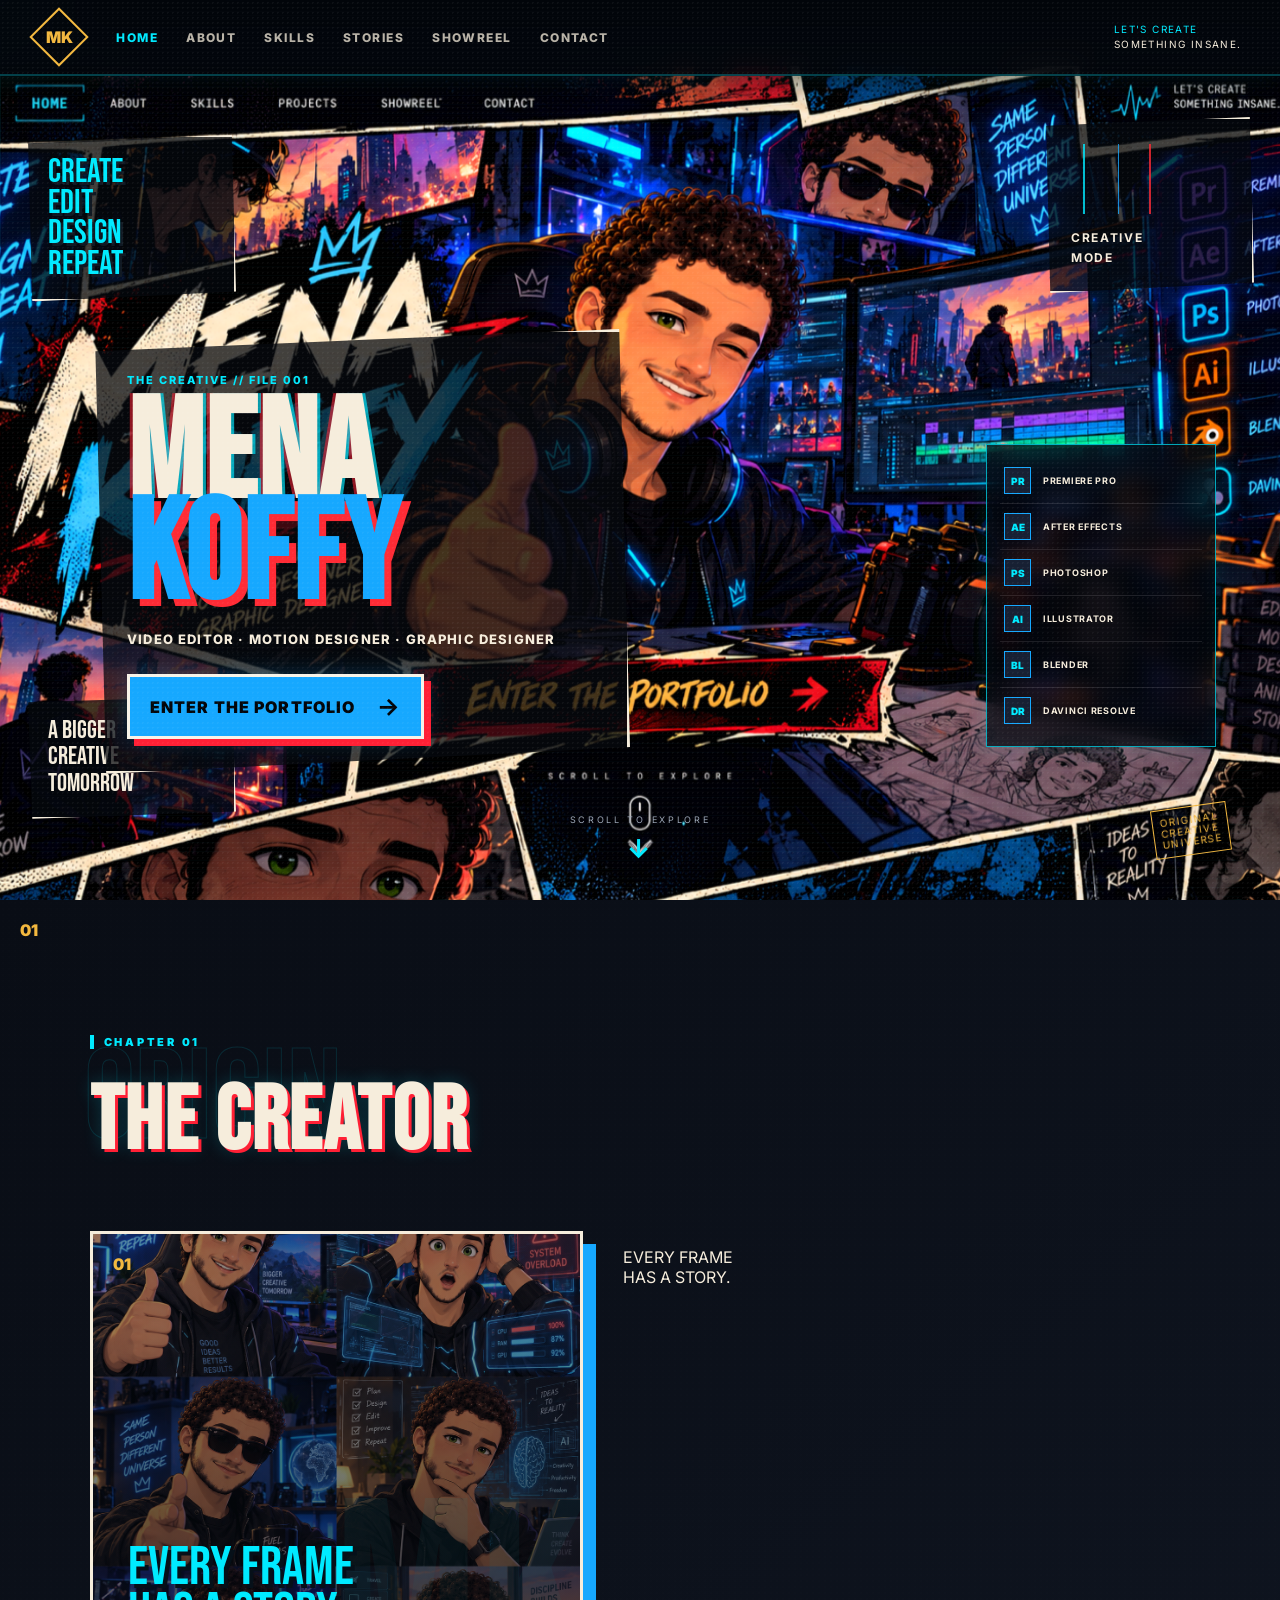
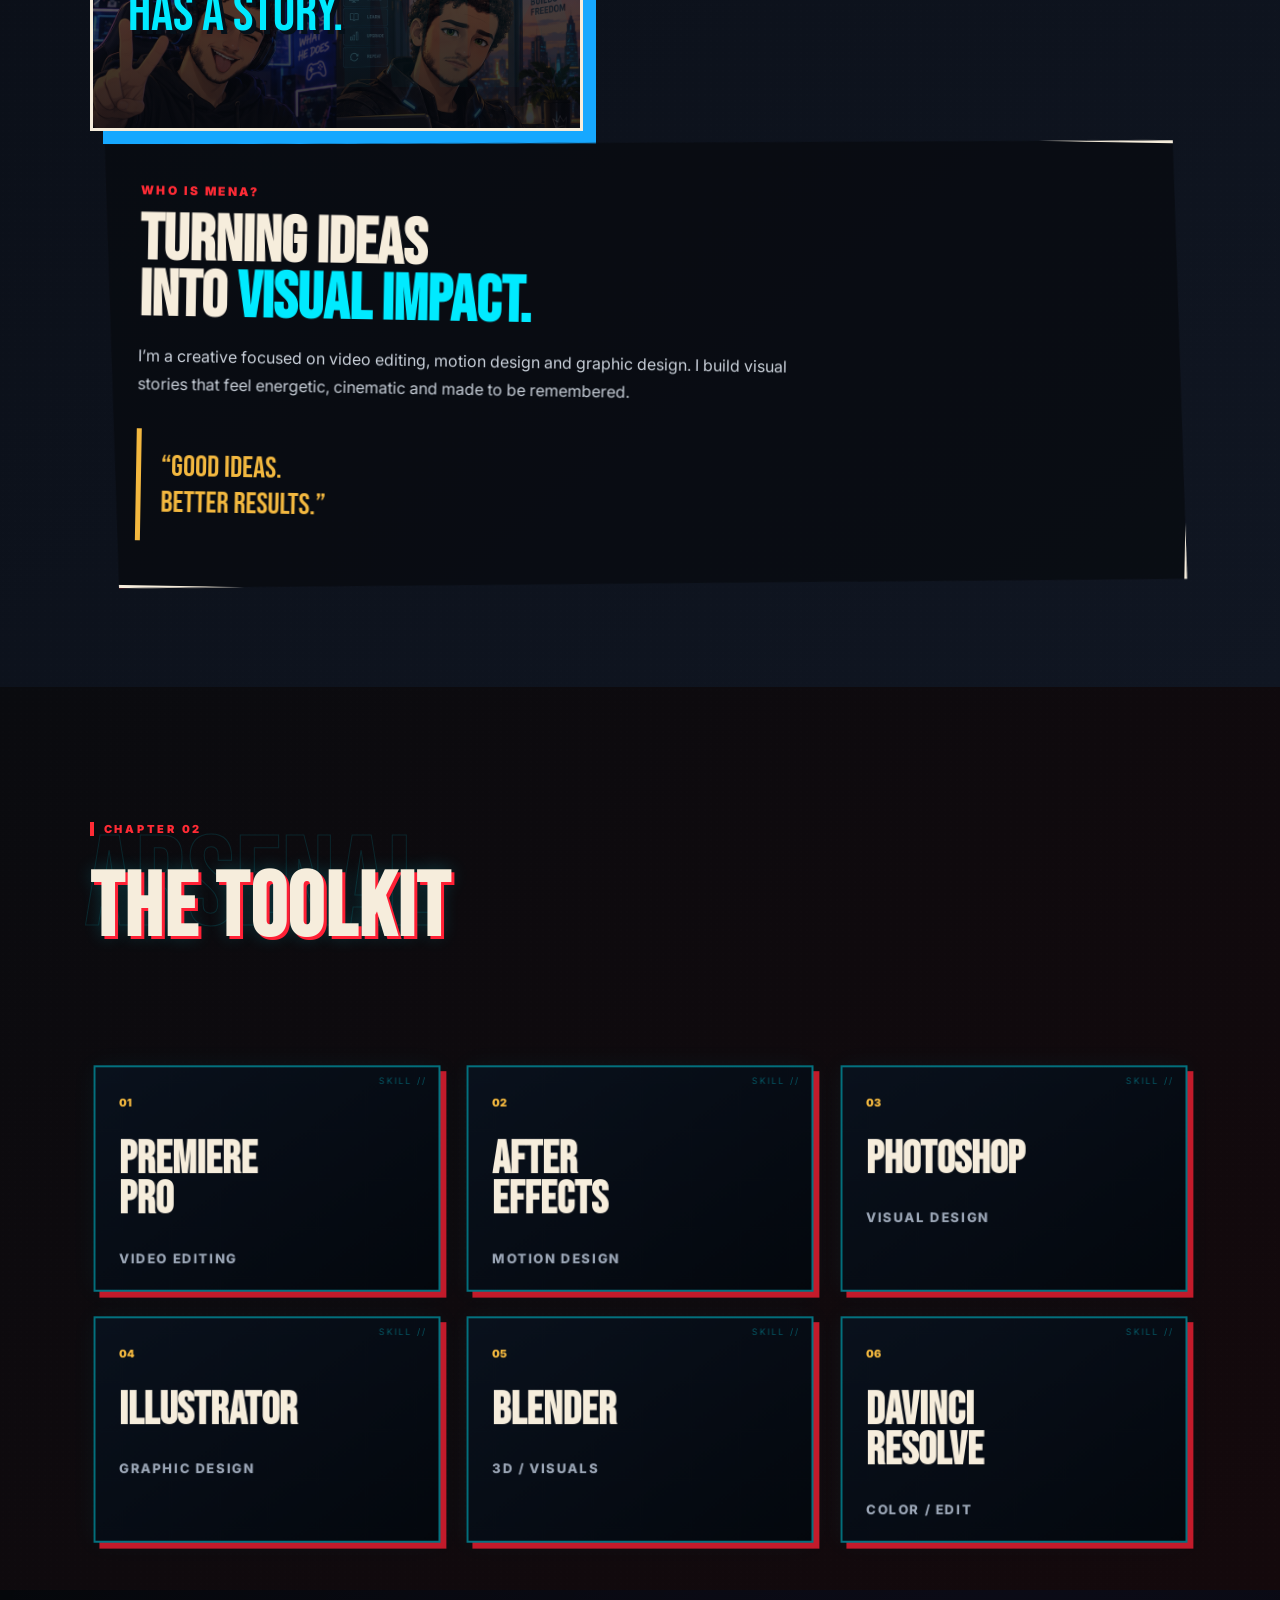
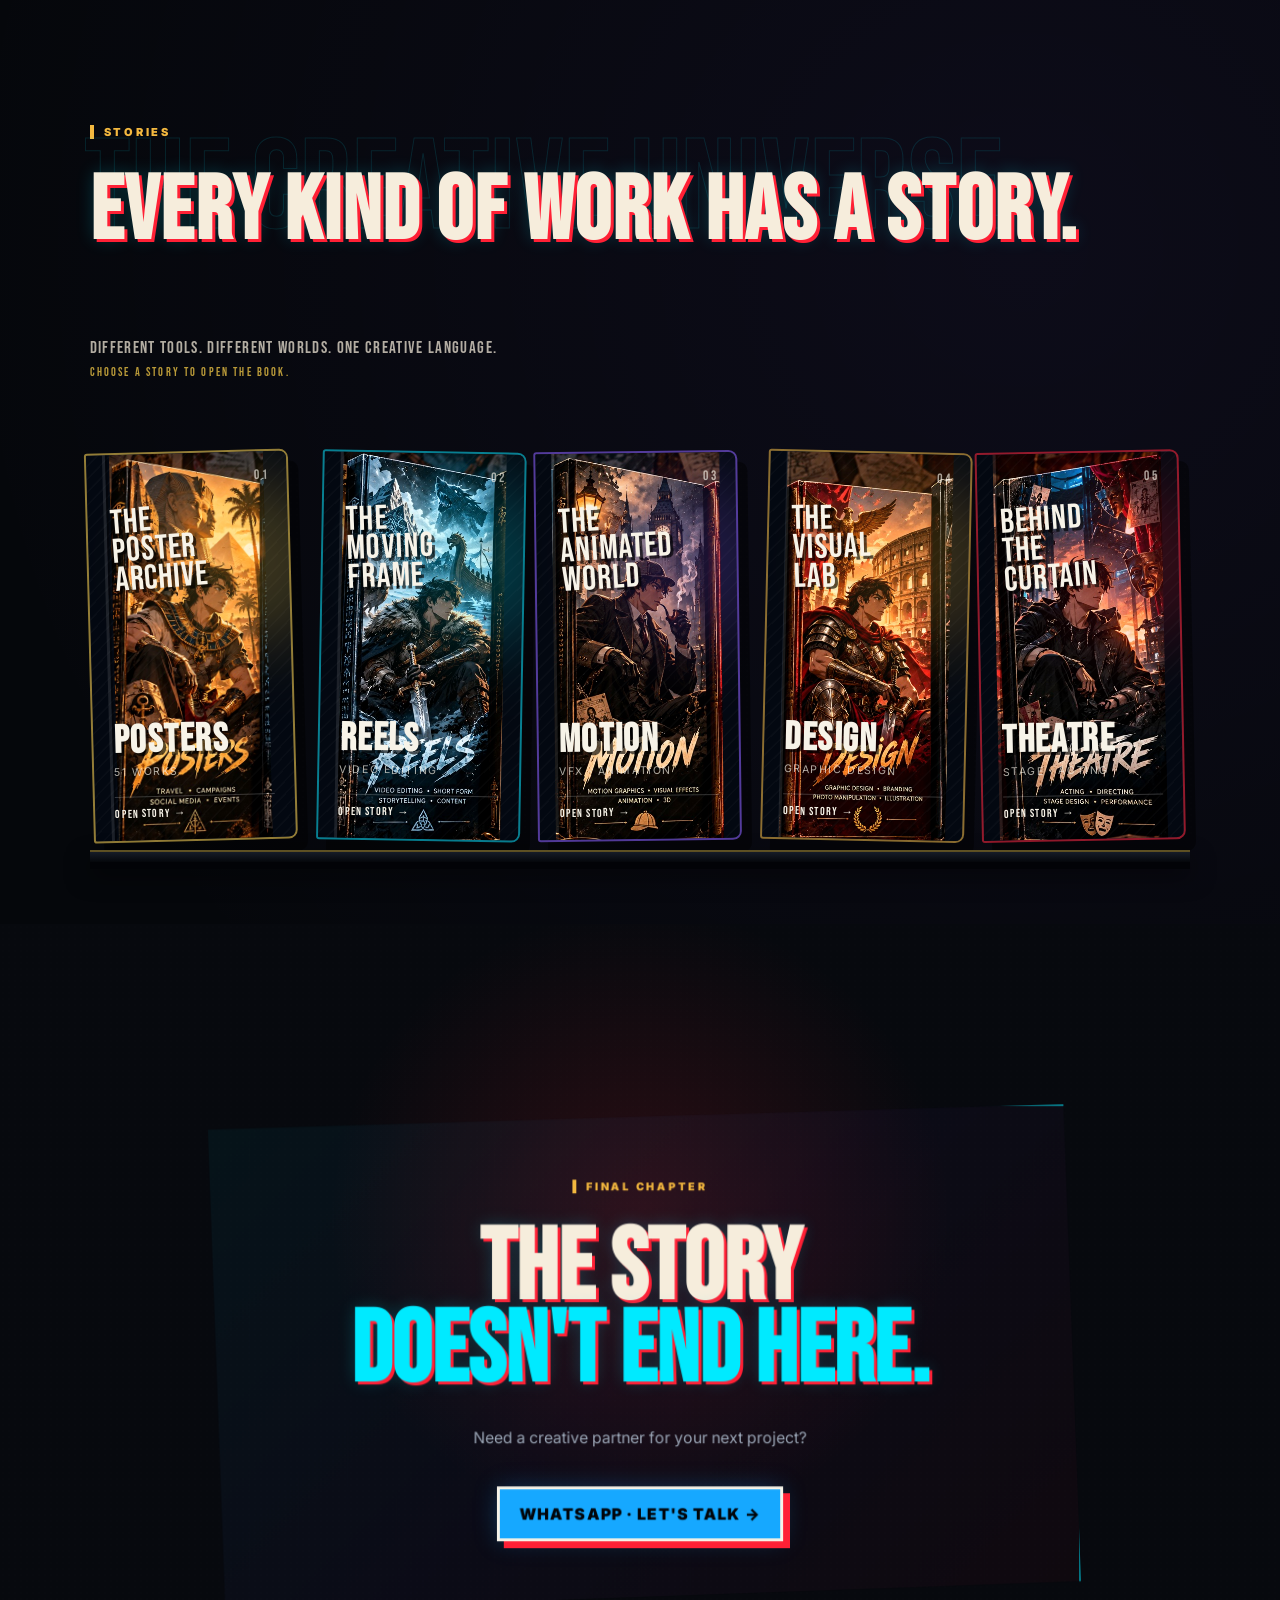
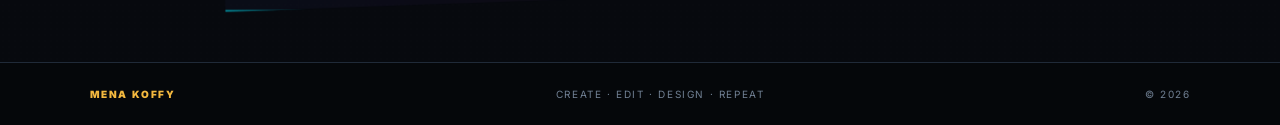
<file: index.html>
<!doctype html>
<html lang="en">
<head>
  <meta charset="UTF-8" />
  <meta name="viewport" content="width=device-width, initial-scale=1.0" />
  <meta name="theme-color" content="#080a0f" />
  <meta name="description" content="Mena Koffy — Video Editor, Motion Designer & Graphic Designer." />
  <title>MENA KOFFY — Creative Portfolio</title>
  <link rel="preconnect" href="https://fonts.googleapis.com">
  <link rel="preconnect" href="https://fonts.gstatic.com" crossorigin>
  <link href="https://fonts.googleapis.com/css2?family=Bebas+Neue&family=Inter:wght@400;500;600;700;800;900&display=swap" rel="stylesheet">
  <link rel="stylesheet" href="style.css?v=lightbox2" />
</head>
<body>
  <div class="scanlines"></div>
  <div class="cursor-glow"></div>

  <header class="topbar">
    <a class="brand" href="#home" aria-label="Mena Koffy home"><span>MK</span></a>
    <nav class="nav" aria-label="Primary navigation">
      <a class="active" href="#home">HOME</a>
      <a href="#about">ABOUT</a>
      <a href="#skills">SKILLS</a>
      <a href="#projects">STORIES</a>
      <a href="#showreel">SHOWREEL</a>
      <a href="#contact">CONTACT</a>
    </nav>
    <div class="top-note">LET'S CREATE<br><span>SOMETHING INSANE.</span></div>
    <button class="menu" aria-label="Open menu"><i></i><i></i><i></i></button>
  </header>

  <main>
    <section id="home" class="hero comic-section">
      <div class="comic-panel side-panel left-panel panel-a">
        <div class="scribble">CREATE<br>EDIT<br>DESIGN<br>REPEAT</div>
      </div>
      <div class="comic-panel side-panel left-panel panel-b">
        <div class="city-card">A BIGGER<br>CREATIVE<br>TOMORROW</div>
      </div>
      <div class="comic-panel side-panel right-panel panel-c">
        <div class="hud-lines"></div>
        <strong>CREATIVE<br>MODE</strong>
      </div>

      <div class="hero-art" aria-hidden="true">
        <img src="hero.png" alt="Cyberpunk comic portrait of Mena Koffy" />
      </div>

      <div class="hero-copy comic-panel">
        <p class="eyebrow">THE CREATIVE // FILE 001</p>
        <h1>MENA<br><span>KOFFY</span></h1>
        <div class="role">VIDEO EDITOR · MOTION DESIGNER · GRAPHIC DESIGNER</div>
        <a class="comic-button" href="#projects">ENTER THE PORTFOLIO <b>→</b></a>
      </div>

      <div class="hero-hud hud-card">
        <div><span>PR</span><b>PREMIERE PRO</b></div>
        <div><span>AE</span><b>AFTER EFFECTS</b></div>
        <div><span>PS</span><b>PHOTOSHOP</b></div>
        <div><span>AI</span><b>ILLUSTRATOR</b></div>
        <div><span>BL</span><b>BLENDER</b></div>
        <div><span>DR</span><b>DAVINCI RESOLVE</b></div>
      </div>

      <div class="scroll-cue"><span>SCROLL TO EXPLORE</span><b>↓</b></div>
      <div class="stamp">ORIGINAL<br>CREATIVE<br>UNIVERSE</div>
    </section>

    <section id="about" class="chapter about-section">
      <div class="chapter-tag">CHAPTER 01</div>
      <div class="section-title"><span>ORIGIN</span><h2>THE CREATOR</h2></div>
      <div class="about-grid">
        <div class="panel portrait-panel"><div class="halftone"></div><img class="about-portrait-image" src="assets/about/ChatGPT%20Image%20Sep%2022,%202026,%2003_52_12%20PM.png" alt="Mena Koffy creative portrait"><span class="panel-number">01</span><p>EVERY FRAME<br>HAS A STORY.</p></div><span class="panel-number">01</span><p>EVERY FRAME<br>HAS A STORY.</p></div>
        <div class="story-copy comic-panel">
          <p class="kicker">WHO IS MENA?</p>
          <h3>TURNING IDEAS<br>INTO <em>VISUAL IMPACT.</em></h3>
          <p>I’m a creative focused on video editing, motion design and graphic design. I build visual stories that feel energetic, cinematic and made to be remembered.</p>
          <div class="quote">“GOOD IDEAS.<br>BETTER RESULTS.”</div>
        </div>
      </div>
    </section>

    <section id="skills" class="chapter skills-section">
      <div class="chapter-tag red">CHAPTER 02</div>
      <div class="section-title"><span>ARSENAL</span><h2>THE TOOLKIT</h2></div>
      <div class="skill-grid">
        <article class="skill-card"><span>01</span><strong>PREMIERE<br>PRO</strong><small>VIDEO EDITING</small></article>
        <article class="skill-card blue"><span>02</span><strong>AFTER<br>EFFECTS</strong><small>MOTION DESIGN</small></article>
        <article class="skill-card gold"><span>03</span><strong>PHOTOSHOP</strong><small>VISUAL DESIGN</small></article>
        <article class="skill-card"><span>04</span><strong>ILLUSTRATOR</strong><small>GRAPHIC DESIGN</small></article>
        <article class="skill-card red"><span>05</span><strong>BLENDER</strong><small>3D / VISUALS</small></article>
        <article class="skill-card blue"><span>06</span><strong>DAVINCI<br>RESOLVE</strong><small>COLOR / EDIT</small></article>
      </div>
    </section>

    <section id="projects" class="chapter stories-section">
      <div class="chapter-tag gold">STORIES</div>
      <div class="section-title"><span>THE CREATIVE UNIVERSE</span><h2>EVERY KIND OF WORK HAS A STORY.</h2></div>
      <div class="story-intro comic-shelf-intro">
        <p>Different tools. Different worlds. One creative language.<br><span>CHOOSE A STORY TO OPEN THE BOOK.</span></p>
      </div>
      <div class="comic-book-shelf">
        <a class="comic-book book-posters" href="posters.html" aria-label="Open Poster Design story">
          <img class="book-cover-image" src="covers/posters-cover.jpg" alt="" aria-hidden="true"><span class="book-glow"></span><span class="book-number">01</span>
          <span class="book-label">THE<br>POSTER<br>ARCHIVE</span>
          <strong>POSTERS</strong><small>51 WORKS</small><i>OPEN STORY →</i>
        </a>
        <a class="comic-book book-reels" href="reels.html" aria-label="Open Reels and Video Editing story">
          <img class="book-cover-image" src="covers/reels-cover.jpg" alt="" aria-hidden="true"><span class="book-glow"></span><span class="book-number">02</span>
          <span class="book-label">THE<br>MOVING<br>FRAME</span>
          <strong>REELS</strong><small>VIDEO EDITING</small><i>OPEN STORY →</i>
        </a>
        <a class="comic-book book-motion" href="motion.html" aria-label="Open Motion Graphics story">
          <img class="book-cover-image" src="covers/motion-cover.jpg" alt="" aria-hidden="true"><span class="book-glow"></span><span class="book-number">03</span>
          <span class="book-label">THE<br>ANIMATED<br>WORLD</span>
          <strong>MOTION</strong><small>VFX · ANIMATION</small><i>OPEN STORY →</i>
        </a>
        <a class="comic-book book-design" href="design.html" aria-label="Open Graphic Design story">
          <img class="book-cover-image" src="covers/design-cover.jpg" alt="" aria-hidden="true"><span class="book-glow"></span><span class="book-number">04</span>
          <span class="book-label">THE<br>VISUAL<br>LAB</span>
          <strong>DESIGN</strong><small>GRAPHIC DESIGN</small><i>OPEN STORY →</i>
        </a>
        <a class="comic-book book-theatre" href="theatre.html" aria-label="Open Theatre story">
          <img class="book-cover-image" src="covers/theatre-cover.jpg" alt="" aria-hidden="true"><span class="book-glow"></span><span class="book-number">05</span>
          <span class="book-label">BEHIND<br>THE<br>CURTAIN</span>
          <strong>THEATRE</strong><small>STAGE · ACTING</small><i>OPEN STORY →</i>
        </a>
      </div>
    </section>

    


    <section id="contact" class="chapter contact-section">
      <div class="contact-panel comic-panel">
        <div class="chapter-tag gold">FINAL CHAPTER</div>
        <h2>THE STORY<br><span>DOESN'T END HERE.</span></h2>
        <p>Need a creative partner for your next project?</p>
        <a class="comic-button red-button" href="https://wa.me/201277026791" target="_blank" rel="noopener">WHATSAPP · LET'S TALK →</a>
      </div>
    </section>
  </main>

  <footer><span>MENA KOFFY</span><span>CREATE · EDIT · DESIGN · REPEAT</span><span>© 2026</span></footer>
  <script src="script.js"></script>
</body>
</html>
</file>
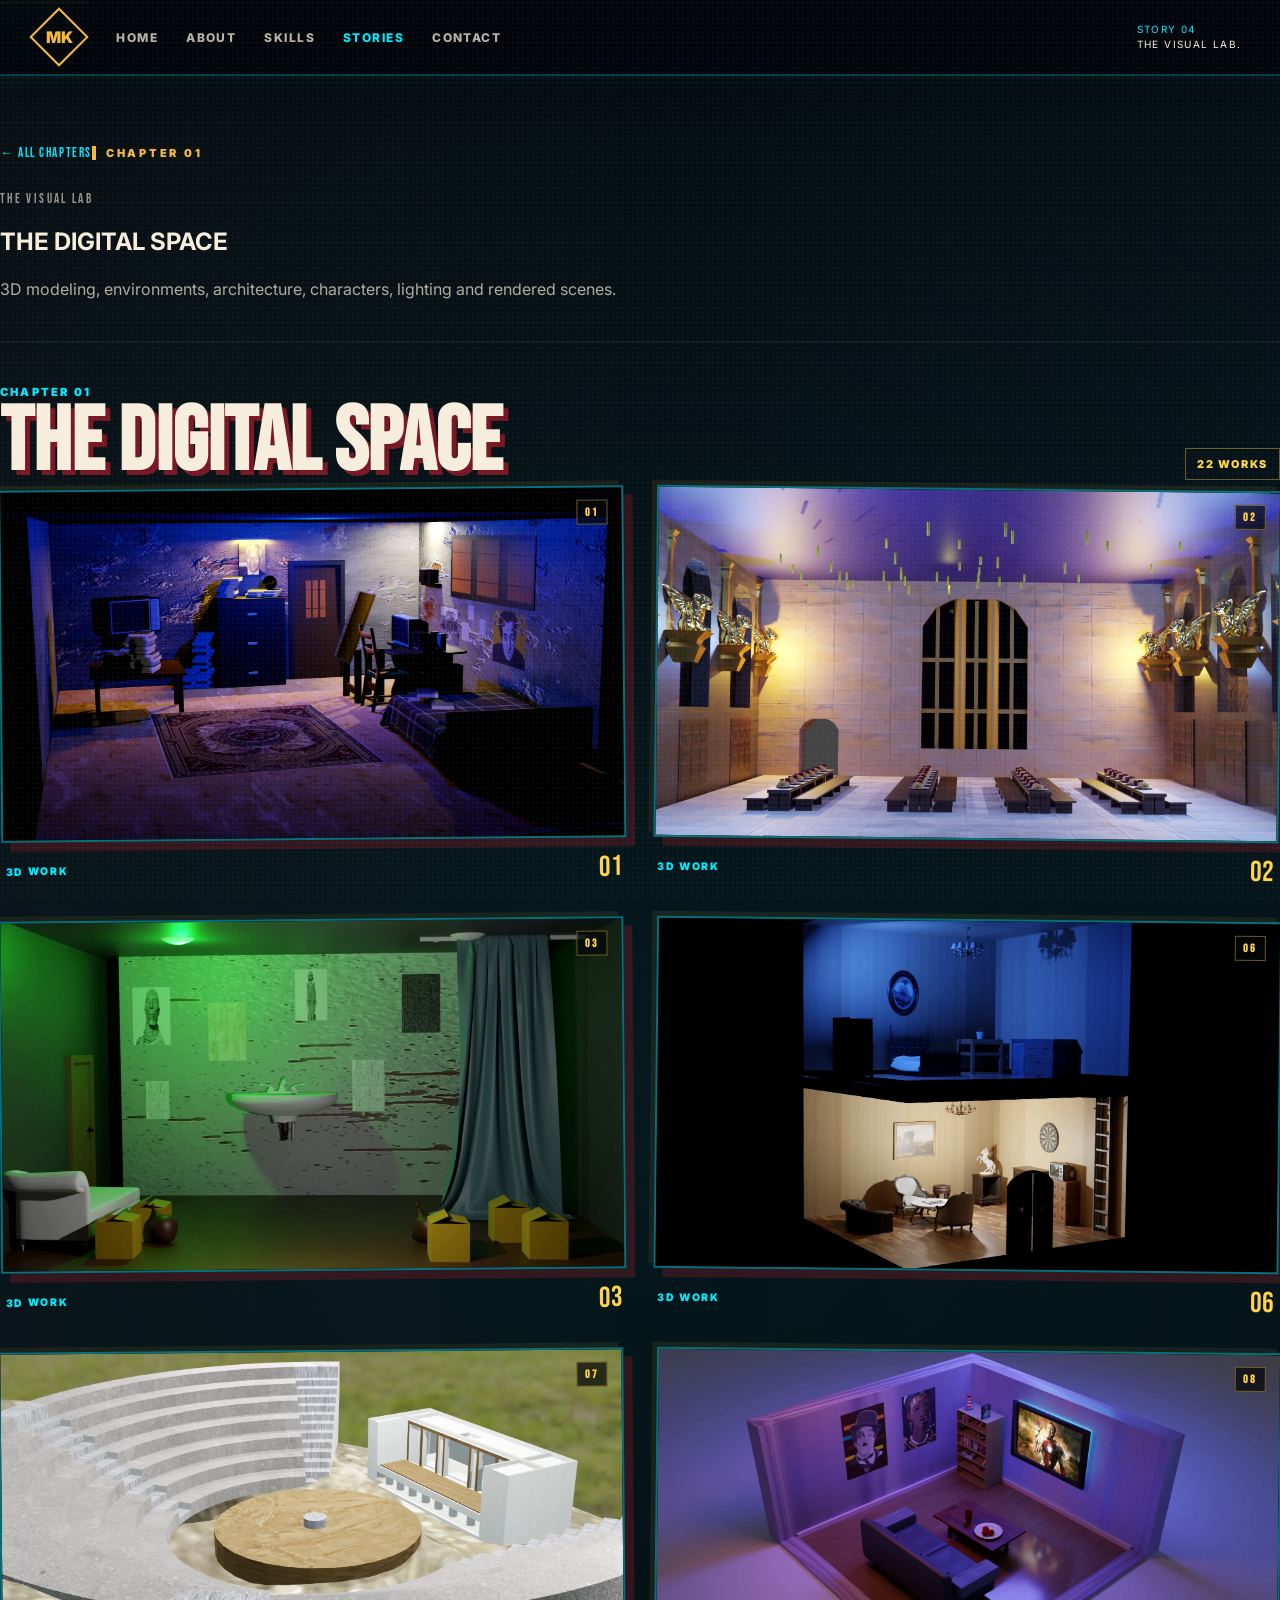
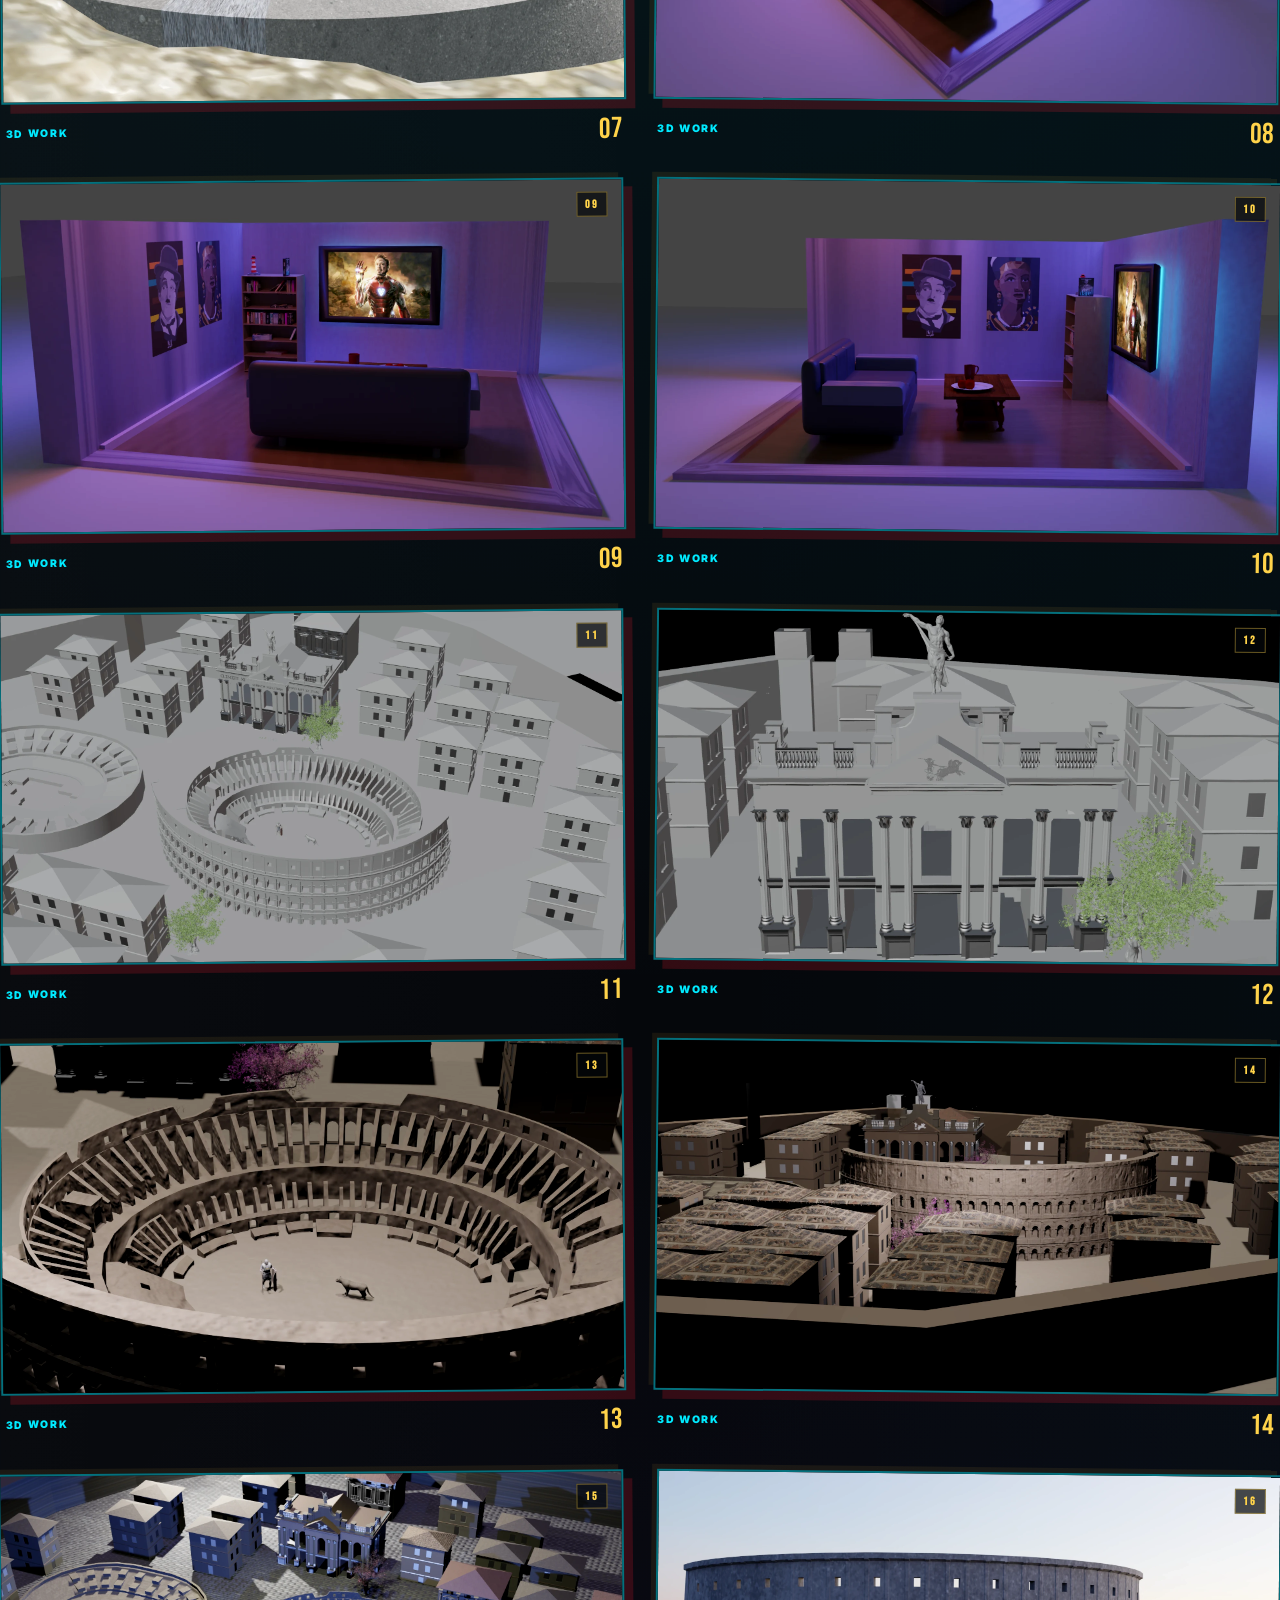
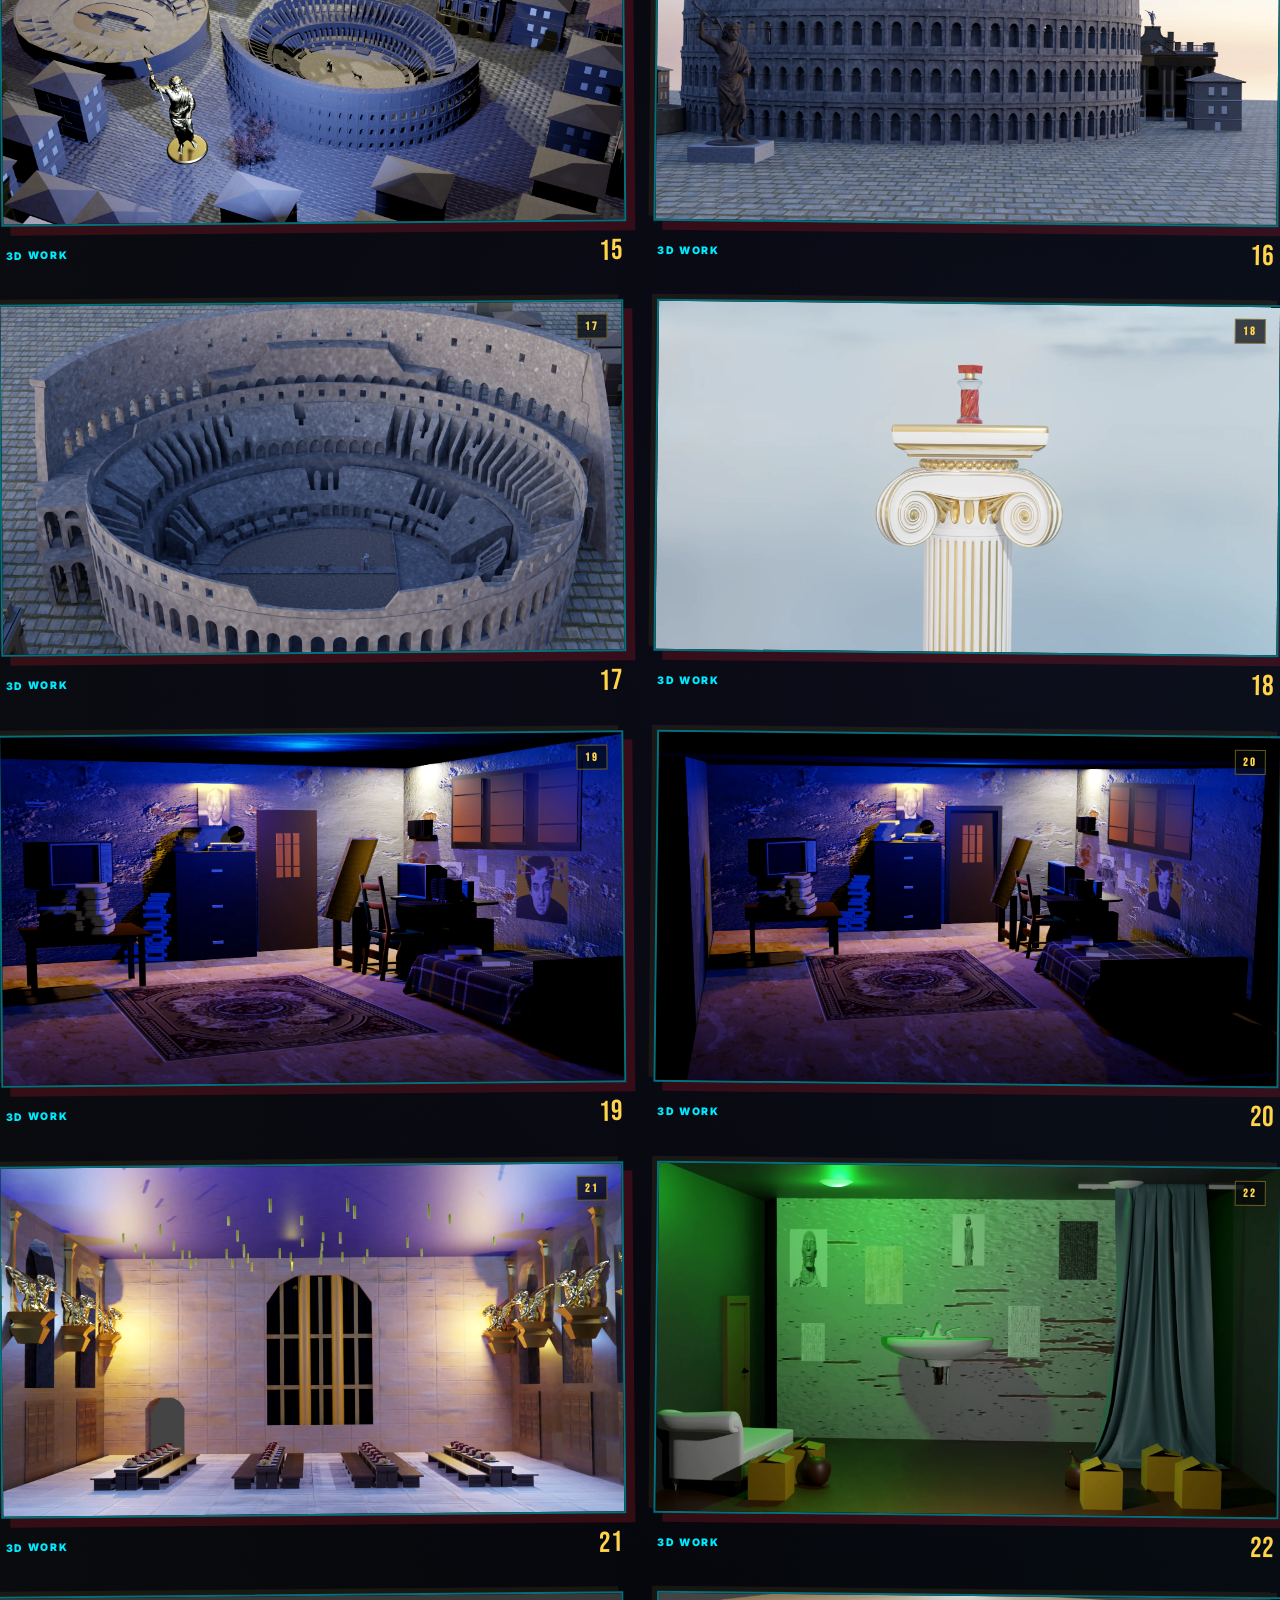
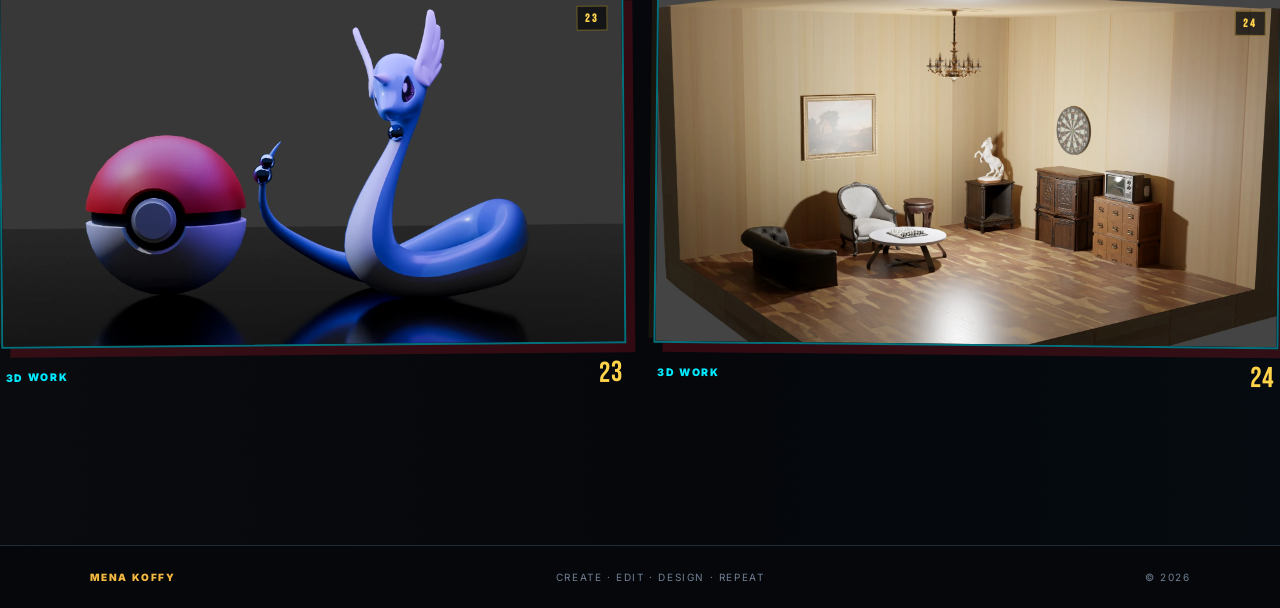
<file: design-3d.html>
<!doctype html><html lang="en"><head><meta charset="UTF-8"><meta name="viewport" content="width=device-width, initial-scale=1.0"><meta name="theme-color" content="#080a0f"><title>MENA KOFFY — THE DIGITAL SPACE</title><link rel="preconnect" href="https://fonts.googleapis.com"><link rel="preconnect" href="https://fonts.gstatic.com" crossorigin><link href="https://fonts.googleapis.com/css2?family=Bebas+Neue&family=Inter:wght@400;500;600;700;800;900&display=swap" rel="stylesheet"><link rel="stylesheet" href="style.css?v=lightbox2"></head><body><div class="scanlines"></div><div class="cursor-glow"></div><header class="topbar"><a class="brand" href="index.html"><span>MK</span></a><nav class="nav"><a href="index.html">HOME</a><a href="index.html#about">ABOUT</a><a href="index.html#skills">SKILLS</a><a class="active" href="index.html#projects">STORIES</a><a href="index.html#contact">CONTACT</a></nav><div class="top-note">STORY 04<br><span>THE VISUAL LAB.</span></div><button class="menu" aria-label="Open menu"><i></i><i></i><i></i></button></header><main><section class="story-section dark-story" style="min-height:100vh;padding-top:140px"><div class="story-heading"><a class="design-back-link" href="design.html">← ALL CHAPTERS</a><div class="chapter-tag gold">CHAPTER 01</div><span class="story-kicker">THE VISUAL LAB</span><h1>THE DIGITAL SPACE</h1><p>3D modeling, environments, architecture, characters, lighting and rendered scenes.</p></div><div class="design-archive"><div class="design-archive-head"><div><span class="design-overline">CHAPTER 01</span><h2>THE DIGITAL SPACE</h2></div><span class="design-count">22 WORKS</span></div><div class="design-3d-grid"><article class="design-3d-card"><div class="design-3d-frame"><img src="assets/design/3d/01.webp" alt="3D work 01" loading="lazy"><span class="design-3d-number">01</span><span class="design-3d-scan"></span></div><div class="design-3d-meta"><span>3D WORK</span><strong>01</strong></div></article><article class="design-3d-card"><div class="design-3d-frame"><img src="assets/design/3d/02.webp" alt="3D work 02" loading="lazy"><span class="design-3d-number">02</span><span class="design-3d-scan"></span></div><div class="design-3d-meta"><span>3D WORK</span><strong>02</strong></div></article><article class="design-3d-card"><div class="design-3d-frame"><img src="assets/design/3d/03.webp" alt="3D work 03" loading="lazy"><span class="design-3d-number">03</span><span class="design-3d-scan"></span></div><div class="design-3d-meta"><span>3D WORK</span><strong>03</strong></div></article><article class="design-3d-card"><div class="design-3d-frame"><img src="assets/design/3d/06.webp" alt="3D work 06" loading="lazy"><span class="design-3d-number">06</span><span class="design-3d-scan"></span></div><div class="design-3d-meta"><span>3D WORK</span><strong>06</strong></div></article><article class="design-3d-card"><div class="design-3d-frame"><img src="assets/design/3d/07.webp" alt="3D work 07" loading="lazy"><span class="design-3d-number">07</span><span class="design-3d-scan"></span></div><div class="design-3d-meta"><span>3D WORK</span><strong>07</strong></div></article><article class="design-3d-card"><div class="design-3d-frame"><img src="assets/design/3d/08.webp" alt="3D work 08" loading="lazy"><span class="design-3d-number">08</span><span class="design-3d-scan"></span></div><div class="design-3d-meta"><span>3D WORK</span><strong>08</strong></div></article><article class="design-3d-card"><div class="design-3d-frame"><img src="assets/design/3d/09.webp" alt="3D work 09" loading="lazy"><span class="design-3d-number">09</span><span class="design-3d-scan"></span></div><div class="design-3d-meta"><span>3D WORK</span><strong>09</strong></div></article><article class="design-3d-card"><div class="design-3d-frame"><img src="assets/design/3d/10.webp" alt="3D work 10" loading="lazy"><span class="design-3d-number">10</span><span class="design-3d-scan"></span></div><div class="design-3d-meta"><span>3D WORK</span><strong>10</strong></div></article><article class="design-3d-card"><div class="design-3d-frame"><img src="assets/design/3d/11.webp" alt="3D work 11" loading="lazy"><span class="design-3d-number">11</span><span class="design-3d-scan"></span></div><div class="design-3d-meta"><span>3D WORK</span><strong>11</strong></div></article><article class="design-3d-card"><div class="design-3d-frame"><img src="assets/design/3d/12.webp" alt="3D work 12" loading="lazy"><span class="design-3d-number">12</span><span class="design-3d-scan"></span></div><div class="design-3d-meta"><span>3D WORK</span><strong>12</strong></div></article><article class="design-3d-card"><div class="design-3d-frame"><img src="assets/design/3d/13.webp" alt="3D work 13" loading="lazy"><span class="design-3d-number">13</span><span class="design-3d-scan"></span></div><div class="design-3d-meta"><span>3D WORK</span><strong>13</strong></div></article><article class="design-3d-card"><div class="design-3d-frame"><img src="assets/design/3d/14.webp" alt="3D work 14" loading="lazy"><span class="design-3d-number">14</span><span class="design-3d-scan"></span></div><div class="design-3d-meta"><span>3D WORK</span><strong>14</strong></div></article><article class="design-3d-card"><div class="design-3d-frame"><img src="assets/design/3d/15.webp" alt="3D work 15" loading="lazy"><span class="design-3d-number">15</span><span class="design-3d-scan"></span></div><div class="design-3d-meta"><span>3D WORK</span><strong>15</strong></div></article><article class="design-3d-card"><div class="design-3d-frame"><img src="assets/design/3d/16.webp" alt="3D work 16" loading="lazy"><span class="design-3d-number">16</span><span class="design-3d-scan"></span></div><div class="design-3d-meta"><span>3D WORK</span><strong>16</strong></div></article><article class="design-3d-card"><div class="design-3d-frame"><img src="assets/design/3d/17.webp" alt="3D work 17" loading="lazy"><span class="design-3d-number">17</span><span class="design-3d-scan"></span></div><div class="design-3d-meta"><span>3D WORK</span><strong>17</strong></div></article><article class="design-3d-card"><div class="design-3d-frame"><img src="assets/design/3d/18.webp" alt="3D work 18" loading="lazy"><span class="design-3d-number">18</span><span class="design-3d-scan"></span></div><div class="design-3d-meta"><span>3D WORK</span><strong>18</strong></div></article><article class="design-3d-card"><div class="design-3d-frame"><img src="assets/design/3d/19.webp" alt="3D work 19" loading="lazy"><span class="design-3d-number">19</span><span class="design-3d-scan"></span></div><div class="design-3d-meta"><span>3D WORK</span><strong>19</strong></div></article><article class="design-3d-card"><div class="design-3d-frame"><img src="assets/design/3d/20.webp" alt="3D work 20" loading="lazy"><span class="design-3d-number">20</span><span class="design-3d-scan"></span></div><div class="design-3d-meta"><span>3D WORK</span><strong>20</strong></div></article><article class="design-3d-card"><div class="design-3d-frame"><img src="assets/design/3d/21.webp" alt="3D work 21" loading="lazy"><span class="design-3d-number">21</span><span class="design-3d-scan"></span></div><div class="design-3d-meta"><span>3D WORK</span><strong>21</strong></div></article><article class="design-3d-card"><div class="design-3d-frame"><img src="assets/design/3d/22.webp" alt="3D work 22" loading="lazy"><span class="design-3d-number">22</span><span class="design-3d-scan"></span></div><div class="design-3d-meta"><span>3D WORK</span><strong>22</strong></div></article><article class="design-3d-card"><div class="design-3d-frame"><img src="assets/design/3d/23.webp" alt="3D work 23" loading="lazy"><span class="design-3d-number">23</span><span class="design-3d-scan"></span></div><div class="design-3d-meta"><span>3D WORK</span><strong>23</strong></div></article><article class="design-3d-card"><div class="design-3d-frame"><img src="assets/design/3d/24.webp" alt="3D work 24" loading="lazy"><span class="design-3d-number">24</span><span class="design-3d-scan"></span></div><div class="design-3d-meta"><span>3D WORK</span><strong>24</strong></div></article></div></div></section></main><footer><span>MENA KOFFY</span><span>CREATE · EDIT · DESIGN · REPEAT</span><span>© 2026</span></footer><script src="script.js"></script></body></html>
</file>
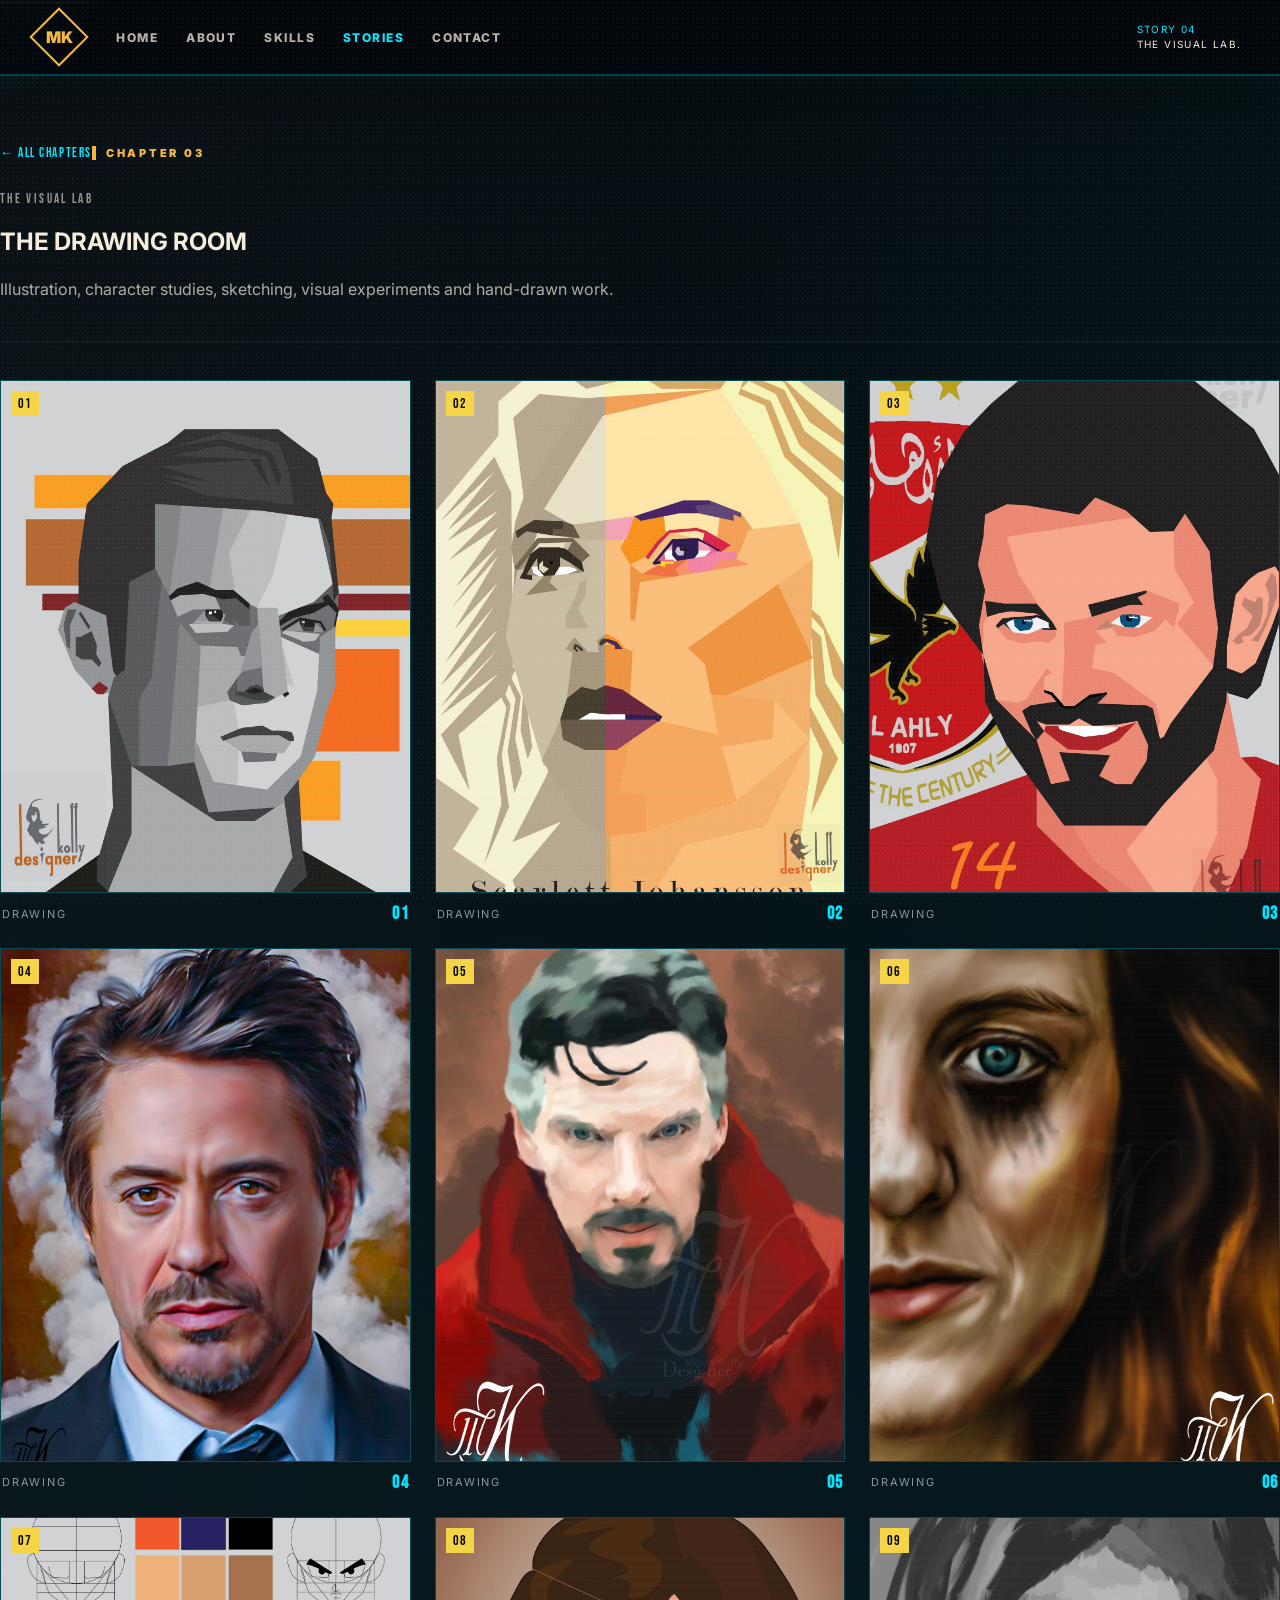
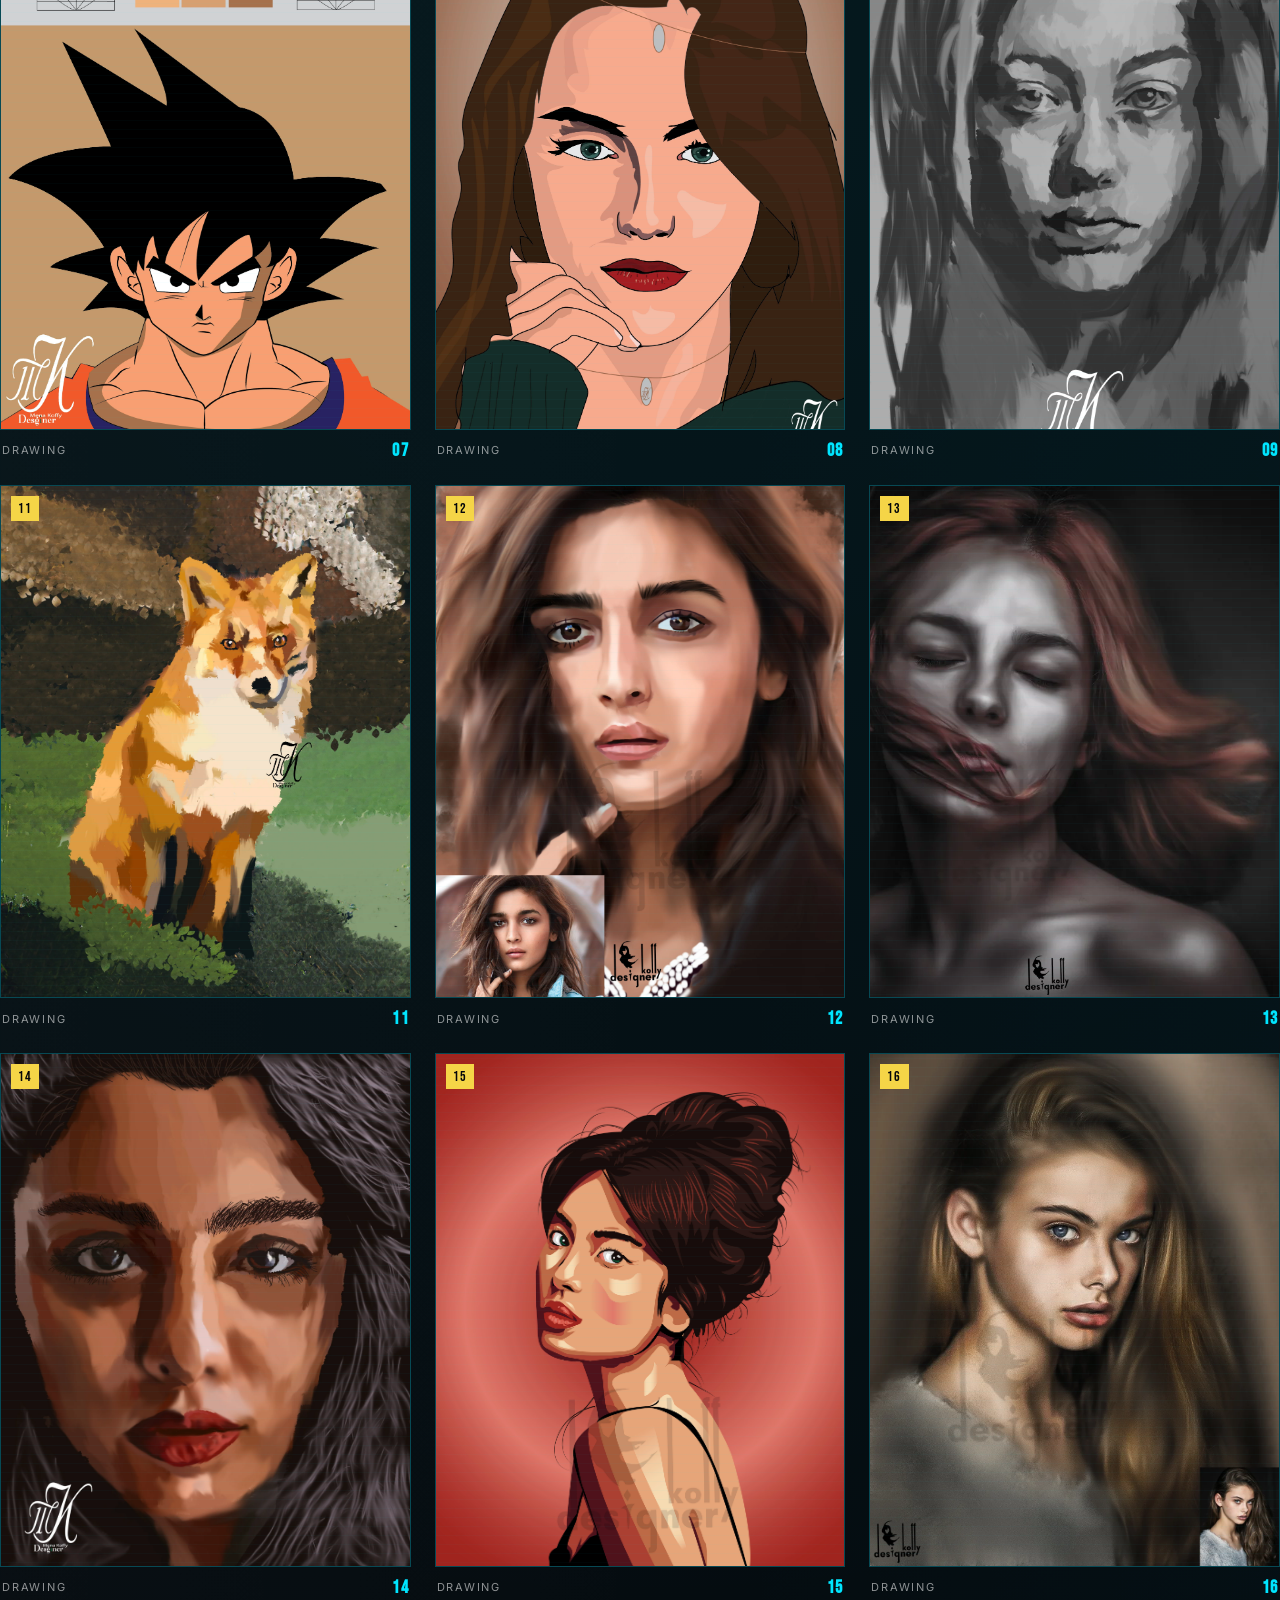
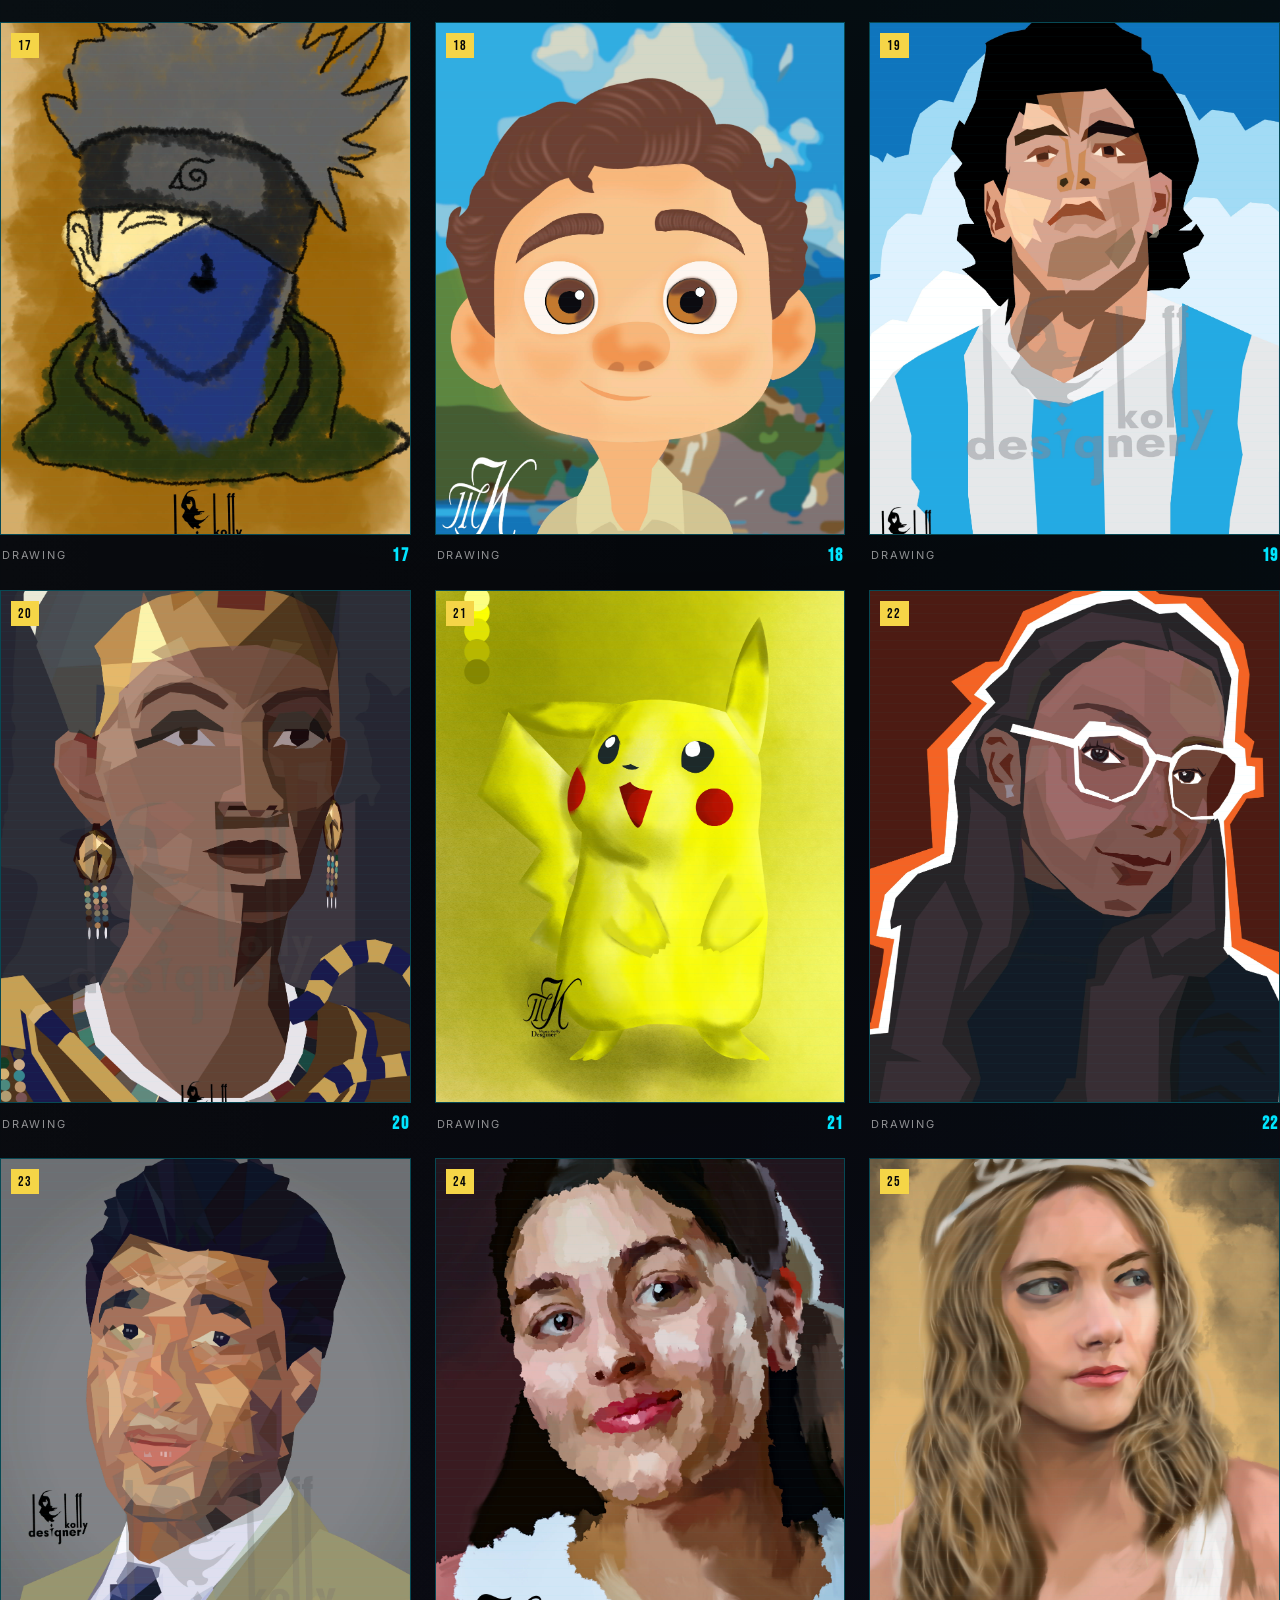
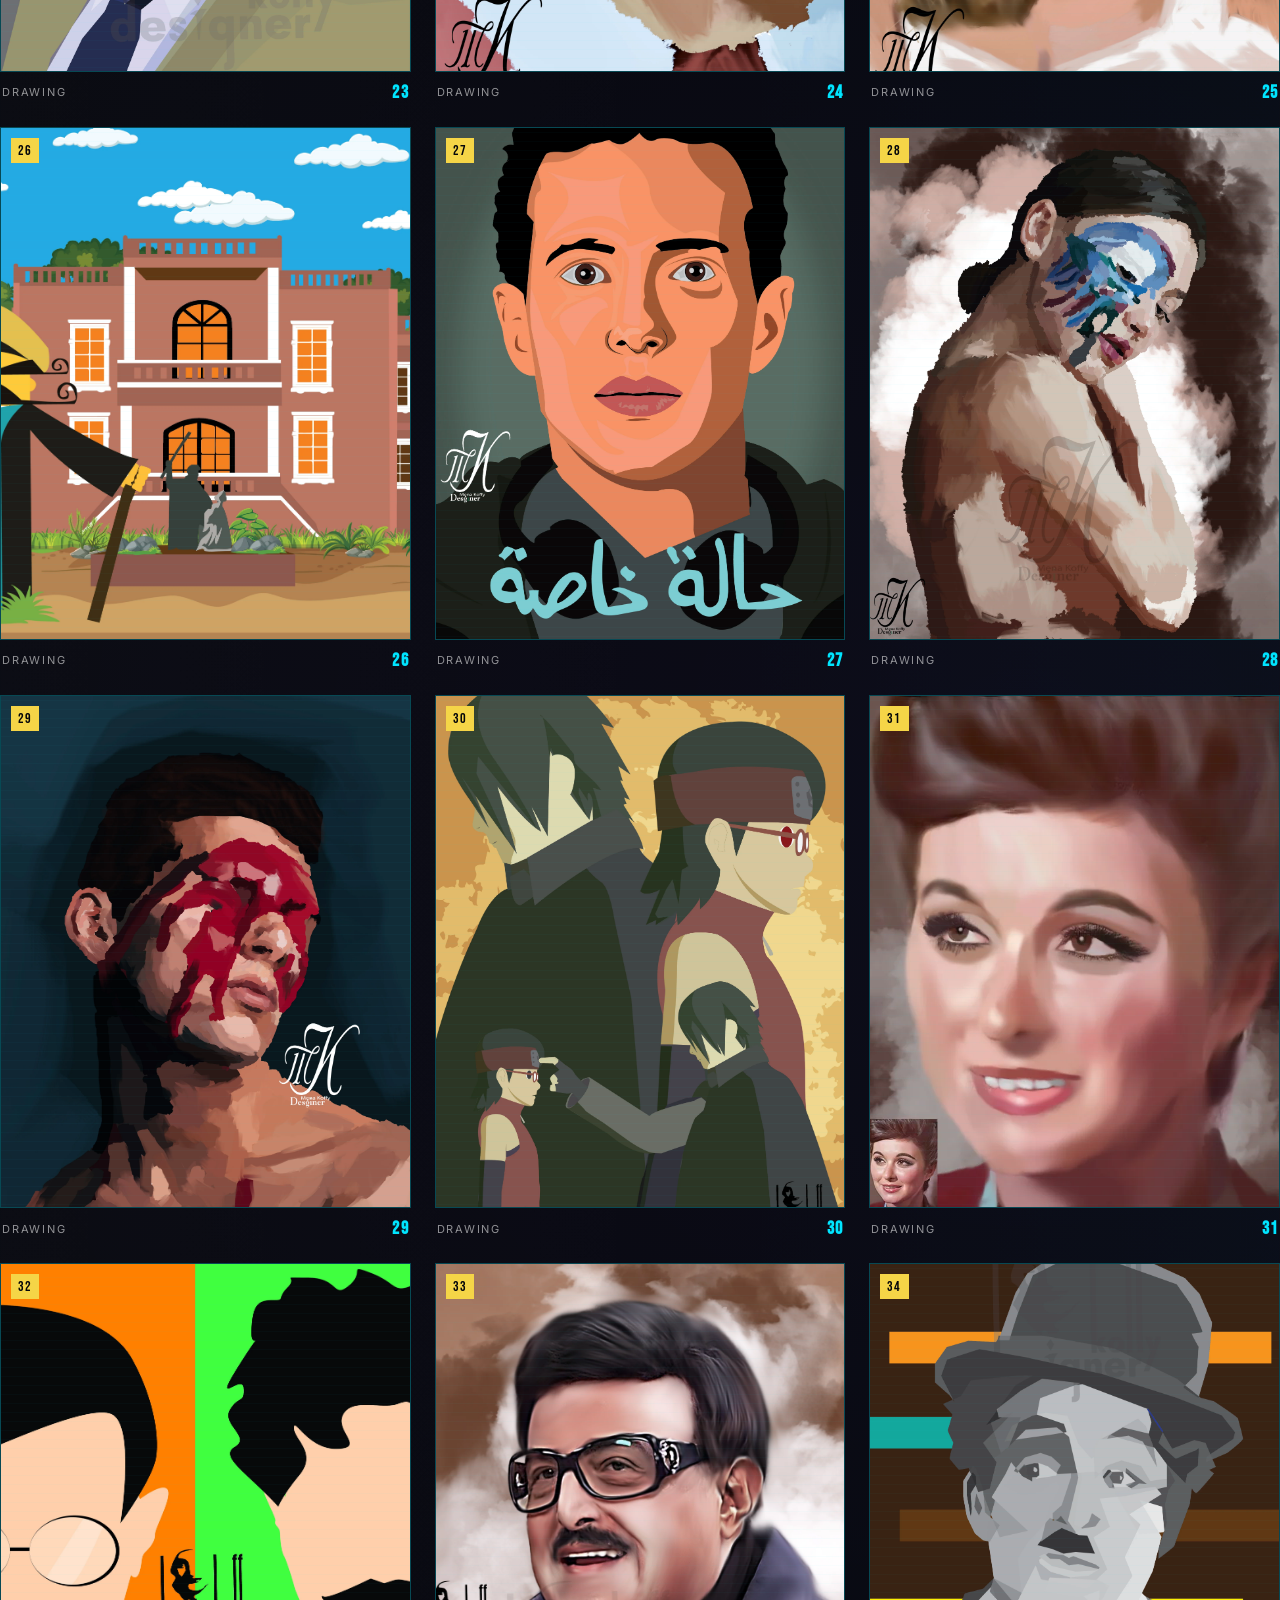
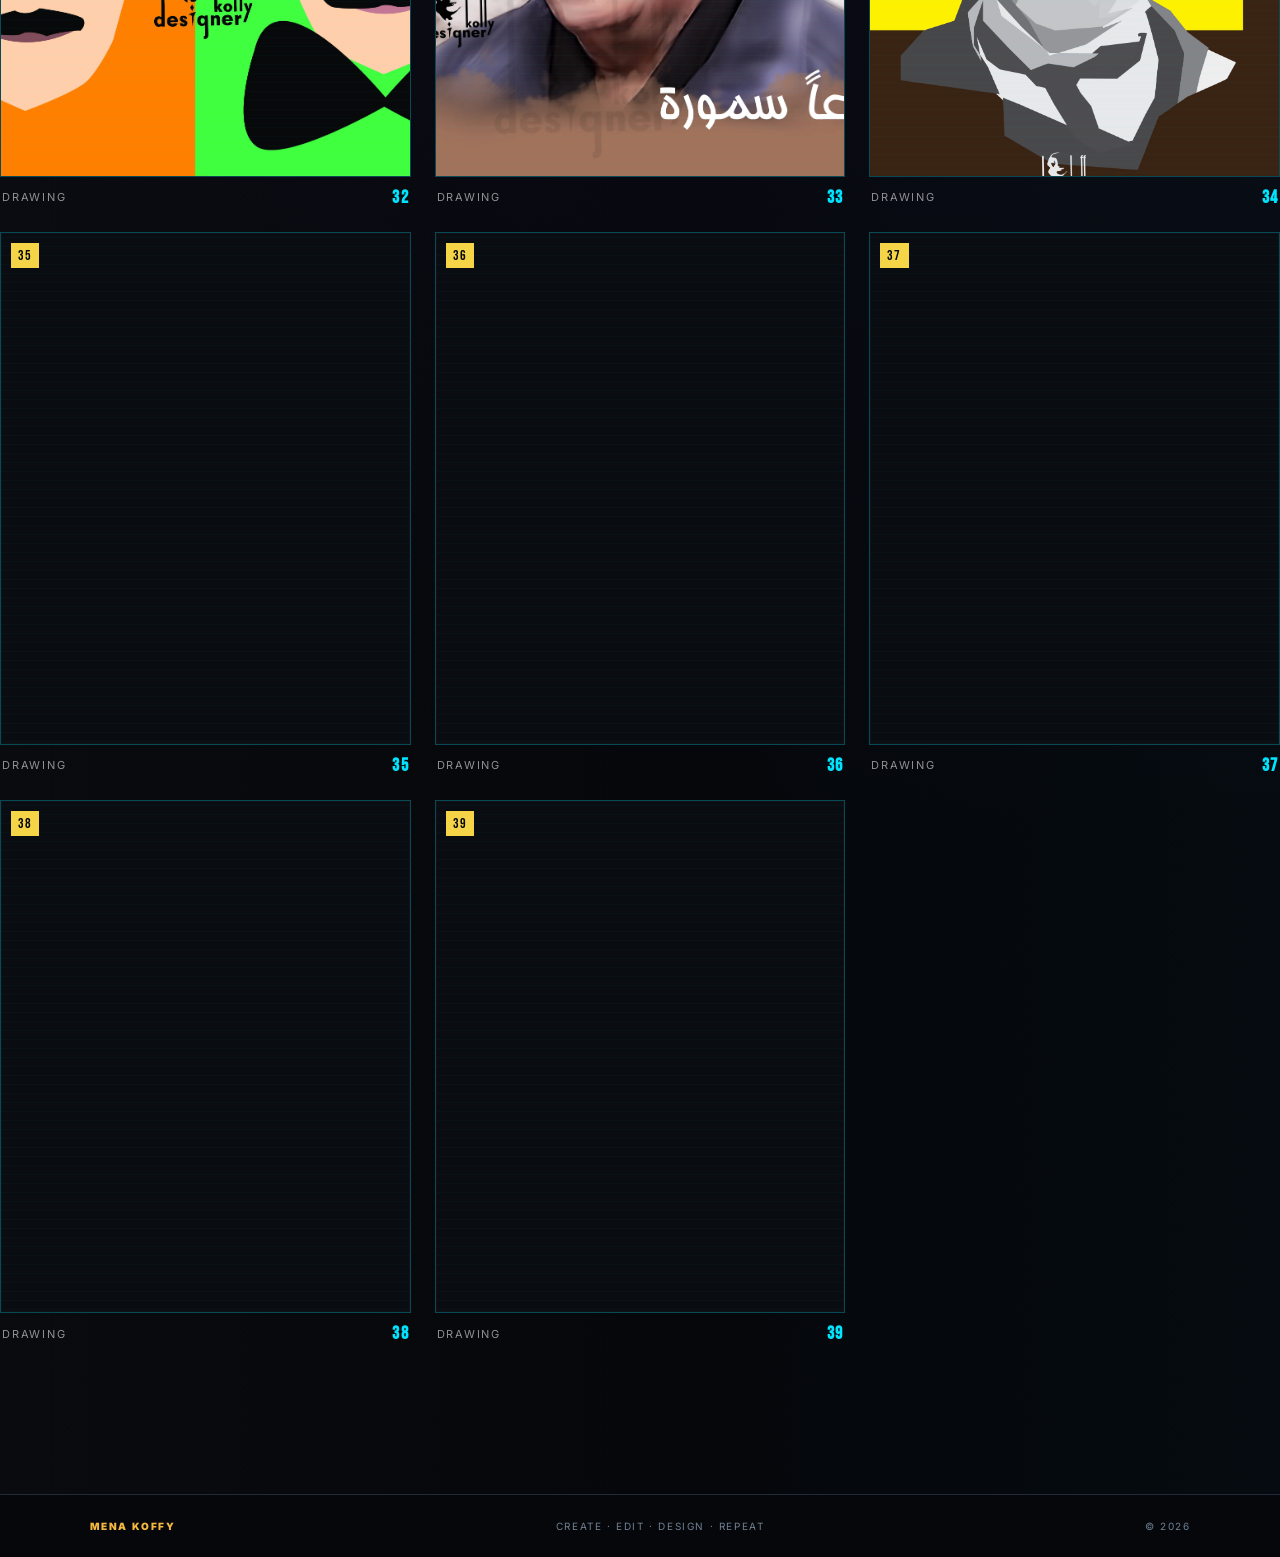
<file: design-draw.html>
<!doctype html><html lang="en"><head><meta charset="UTF-8"><meta name="viewport" content="width=device-width, initial-scale=1.0"><meta name="theme-color" content="#080a0f"><title>MENA KOFFY — THE DRAWING ROOM</title><link rel="preconnect" href="https://fonts.googleapis.com"><link rel="preconnect" href="https://fonts.gstatic.com" crossorigin><link href="https://fonts.googleapis.com/css2?family=Bebas+Neue&family=Inter:wght@400;500;600;700;800;900&display=swap" rel="stylesheet"><link rel="stylesheet" href="style.css?v=lightbox2"></head><body><div class="scanlines"></div><div class="cursor-glow"></div><header class="topbar"><a class="brand" href="index.html"><span>MK</span></a><nav class="nav"><a href="index.html">HOME</a><a href="index.html#about">ABOUT</a><a href="index.html#skills">SKILLS</a><a class="active" href="index.html#projects">STORIES</a><a href="index.html#contact">CONTACT</a></nav><div class="top-note">STORY 04<br><span>THE VISUAL LAB.</span></div><button class="menu" aria-label="Open menu"><i></i><i></i><i></i></button></header><main><section class="story-section dark-story" style="min-height:100vh;padding-top:140px"><div class="story-heading"><a class="design-back-link" href="design.html">← ALL CHAPTERS</a><div class="chapter-tag gold">CHAPTER 03</div><span class="story-kicker">THE VISUAL LAB</span><h1>THE DRAWING ROOM</h1><p>Illustration, character studies, sketching, visual experiments and hand-drawn work.</p></div><div class="design-archive design-draw-archive"><div class="design-draw-grid"><article class="design-draw-card"><div class="design-draw-frame"><img src="assets/design/draw/01.webp" alt="DRAWING 01" loading="lazy"><span class="design-draw-number">01</span><span class="design-draw-scan"></span></div><div class="design-draw-meta"><span>DRAWING</span><strong>01</strong></div></article><article class="design-draw-card"><div class="design-draw-frame"><img src="assets/design/draw/02.webp" alt="DRAWING 02" loading="lazy"><span class="design-draw-number">02</span><span class="design-draw-scan"></span></div><div class="design-draw-meta"><span>DRAWING</span><strong>02</strong></div></article><article class="design-draw-card"><div class="design-draw-frame"><img src="assets/design/draw/03.webp" alt="DRAWING 03" loading="lazy"><span class="design-draw-number">03</span><span class="design-draw-scan"></span></div><div class="design-draw-meta"><span>DRAWING</span><strong>03</strong></div></article><article class="design-draw-card"><div class="design-draw-frame"><img src="assets/design/draw/04.webp" alt="DRAWING 04" loading="lazy"><span class="design-draw-number">04</span><span class="design-draw-scan"></span></div><div class="design-draw-meta"><span>DRAWING</span><strong>04</strong></div></article><article class="design-draw-card"><div class="design-draw-frame"><img src="assets/design/draw/05.webp" alt="DRAWING 05" loading="lazy"><span class="design-draw-number">05</span><span class="design-draw-scan"></span></div><div class="design-draw-meta"><span>DRAWING</span><strong>05</strong></div></article><article class="design-draw-card"><div class="design-draw-frame"><img src="assets/design/draw/06.webp" alt="DRAWING 06" loading="lazy"><span class="design-draw-number">06</span><span class="design-draw-scan"></span></div><div class="design-draw-meta"><span>DRAWING</span><strong>06</strong></div></article><article class="design-draw-card"><div class="design-draw-frame"><img src="assets/design/draw/07.webp" alt="DRAWING 07" loading="lazy"><span class="design-draw-number">07</span><span class="design-draw-scan"></span></div><div class="design-draw-meta"><span>DRAWING</span><strong>07</strong></div></article><article class="design-draw-card"><div class="design-draw-frame"><img src="assets/design/draw/08.webp" alt="DRAWING 08" loading="lazy"><span class="design-draw-number">08</span><span class="design-draw-scan"></span></div><div class="design-draw-meta"><span>DRAWING</span><strong>08</strong></div></article><article class="design-draw-card"><div class="design-draw-frame"><img src="assets/design/draw/09.webp" alt="DRAWING 09" loading="lazy"><span class="design-draw-number">09</span><span class="design-draw-scan"></span></div><div class="design-draw-meta"><span>DRAWING</span><strong>09</strong></div></article><article class="design-draw-card"><div class="design-draw-frame"><img src="assets/design/draw/11.webp" alt="DRAWING 11" loading="lazy"><span class="design-draw-number">11</span><span class="design-draw-scan"></span></div><div class="design-draw-meta"><span>DRAWING</span><strong>11</strong></div></article><article class="design-draw-card"><div class="design-draw-frame"><img src="assets/design/draw/12.webp" alt="DRAWING 12" loading="lazy"><span class="design-draw-number">12</span><span class="design-draw-scan"></span></div><div class="design-draw-meta"><span>DRAWING</span><strong>12</strong></div></article><article class="design-draw-card"><div class="design-draw-frame"><img src="assets/design/draw/13.webp" alt="DRAWING 13" loading="lazy"><span class="design-draw-number">13</span><span class="design-draw-scan"></span></div><div class="design-draw-meta"><span>DRAWING</span><strong>13</strong></div></article><article class="design-draw-card"><div class="design-draw-frame"><img src="assets/design/draw/14.webp" alt="DRAWING 14" loading="lazy"><span class="design-draw-number">14</span><span class="design-draw-scan"></span></div><div class="design-draw-meta"><span>DRAWING</span><strong>14</strong></div></article><article class="design-draw-card"><div class="design-draw-frame"><img src="assets/design/draw/15.webp" alt="DRAWING 15" loading="lazy"><span class="design-draw-number">15</span><span class="design-draw-scan"></span></div><div class="design-draw-meta"><span>DRAWING</span><strong>15</strong></div></article><article class="design-draw-card"><div class="design-draw-frame"><img src="assets/design/draw/16.webp" alt="DRAWING 16" loading="lazy"><span class="design-draw-number">16</span><span class="design-draw-scan"></span></div><div class="design-draw-meta"><span>DRAWING</span><strong>16</strong></div></article><article class="design-draw-card"><div class="design-draw-frame"><img src="assets/design/draw/17.webp" alt="DRAWING 17" loading="lazy"><span class="design-draw-number">17</span><span class="design-draw-scan"></span></div><div class="design-draw-meta"><span>DRAWING</span><strong>17</strong></div></article><article class="design-draw-card"><div class="design-draw-frame"><img src="assets/design/draw/18.webp" alt="DRAWING 18" loading="lazy"><span class="design-draw-number">18</span><span class="design-draw-scan"></span></div><div class="design-draw-meta"><span>DRAWING</span><strong>18</strong></div></article><article class="design-draw-card"><div class="design-draw-frame"><img src="assets/design/draw/19.webp" alt="DRAWING 19" loading="lazy"><span class="design-draw-number">19</span><span class="design-draw-scan"></span></div><div class="design-draw-meta"><span>DRAWING</span><strong>19</strong></div></article><article class="design-draw-card"><div class="design-draw-frame"><img src="assets/design/draw/20.webp" alt="DRAWING 20" loading="lazy"><span class="design-draw-number">20</span><span class="design-draw-scan"></span></div><div class="design-draw-meta"><span>DRAWING</span><strong>20</strong></div></article><article class="design-draw-card"><div class="design-draw-frame"><img src="assets/design/draw/21.webp" alt="DRAWING 21" loading="lazy"><span class="design-draw-number">21</span><span class="design-draw-scan"></span></div><div class="design-draw-meta"><span>DRAWING</span><strong>21</strong></div></article><article class="design-draw-card"><div class="design-draw-frame"><img src="assets/design/draw/22.webp" alt="DRAWING 22" loading="lazy"><span class="design-draw-number">22</span><span class="design-draw-scan"></span></div><div class="design-draw-meta"><span>DRAWING</span><strong>22</strong></div></article><article class="design-draw-card"><div class="design-draw-frame"><img src="assets/design/draw/23.webp" alt="DRAWING 23" loading="lazy"><span class="design-draw-number">23</span><span class="design-draw-scan"></span></div><div class="design-draw-meta"><span>DRAWING</span><strong>23</strong></div></article><article class="design-draw-card"><div class="design-draw-frame"><img src="assets/design/draw/24.webp" alt="DRAWING 24" loading="lazy"><span class="design-draw-number">24</span><span class="design-draw-scan"></span></div><div class="design-draw-meta"><span>DRAWING</span><strong>24</strong></div></article><article class="design-draw-card"><div class="design-draw-frame"><img src="assets/design/draw/25.webp" alt="DRAWING 25" loading="lazy"><span class="design-draw-number">25</span><span class="design-draw-scan"></span></div><div class="design-draw-meta"><span>DRAWING</span><strong>25</strong></div></article><article class="design-draw-card"><div class="design-draw-frame"><img src="assets/design/draw/26.webp" alt="DRAWING 26" loading="lazy"><span class="design-draw-number">26</span><span class="design-draw-scan"></span></div><div class="design-draw-meta"><span>DRAWING</span><strong>26</strong></div></article><article class="design-draw-card"><div class="design-draw-frame"><img src="assets/design/draw/27.webp" alt="DRAWING 27" loading="lazy"><span class="design-draw-number">27</span><span class="design-draw-scan"></span></div><div class="design-draw-meta"><span>DRAWING</span><strong>27</strong></div></article><article class="design-draw-card"><div class="design-draw-frame"><img src="assets/design/draw/28.webp" alt="DRAWING 28" loading="lazy"><span class="design-draw-number">28</span><span class="design-draw-scan"></span></div><div class="design-draw-meta"><span>DRAWING</span><strong>28</strong></div></article><article class="design-draw-card"><div class="design-draw-frame"><img src="assets/design/draw/29.webp" alt="DRAWING 29" loading="lazy"><span class="design-draw-number">29</span><span class="design-draw-scan"></span></div><div class="design-draw-meta"><span>DRAWING</span><strong>29</strong></div></article><article class="design-draw-card"><div class="design-draw-frame"><img src="assets/design/draw/30.webp" alt="DRAWING 30" loading="lazy"><span class="design-draw-number">30</span><span class="design-draw-scan"></span></div><div class="design-draw-meta"><span>DRAWING</span><strong>30</strong></div></article><article class="design-draw-card"><div class="design-draw-frame"><img src="assets/design/draw/31.webp" alt="DRAWING 31" loading="lazy"><span class="design-draw-number">31</span><span class="design-draw-scan"></span></div><div class="design-draw-meta"><span>DRAWING</span><strong>31</strong></div></article><article class="design-draw-card"><div class="design-draw-frame"><img src="assets/design/draw/32.webp" alt="DRAWING 32" loading="lazy"><span class="design-draw-number">32</span><span class="design-draw-scan"></span></div><div class="design-draw-meta"><span>DRAWING</span><strong>32</strong></div></article><article class="design-draw-card"><div class="design-draw-frame"><img src="assets/design/draw/33.webp" alt="DRAWING 33" loading="lazy"><span class="design-draw-number">33</span><span class="design-draw-scan"></span></div><div class="design-draw-meta"><span>DRAWING</span><strong>33</strong></div></article><article class="design-draw-card"><div class="design-draw-frame"><img src="assets/design/draw/34.webp" alt="DRAWING 34" loading="lazy"><span class="design-draw-number">34</span><span class="design-draw-scan"></span></div><div class="design-draw-meta"><span>DRAWING</span><strong>34</strong></div></article><article class="design-draw-card"><div class="design-draw-frame"><img src="assets/design/draw/35.webp" alt="DRAWING 35" loading="lazy"><span class="design-draw-number">35</span><span class="design-draw-scan"></span></div><div class="design-draw-meta"><span>DRAWING</span><strong>35</strong></div></article><article class="design-draw-card"><div class="design-draw-frame"><img src="assets/design/draw/36.webp" alt="DRAWING 36" loading="lazy"><span class="design-draw-number">36</span><span class="design-draw-scan"></span></div><div class="design-draw-meta"><span>DRAWING</span><strong>36</strong></div></article><article class="design-draw-card"><div class="design-draw-frame"><img src="assets/design/draw/37.webp" alt="DRAWING 37" loading="lazy"><span class="design-draw-number">37</span><span class="design-draw-scan"></span></div><div class="design-draw-meta"><span>DRAWING</span><strong>37</strong></div></article><article class="design-draw-card"><div class="design-draw-frame"><img src="assets/design/draw/38.webp" alt="DRAWING 38" loading="lazy"><span class="design-draw-number">38</span><span class="design-draw-scan"></span></div><div class="design-draw-meta"><span>DRAWING</span><strong>38</strong></div></article><article class="design-draw-card"><div class="design-draw-frame"><img src="assets/design/draw/39.webp" alt="DRAWING 39" loading="lazy"><span class="design-draw-number">39</span><span class="design-draw-scan"></span></div><div class="design-draw-meta"><span>DRAWING</span><strong>39</strong></div></article></div></div></section></main><footer><span>MENA KOFFY</span><span>CREATE · EDIT · DESIGN · REPEAT</span><span>© 2026</span></footer><script src="script.js"></script></body></html>
</file>
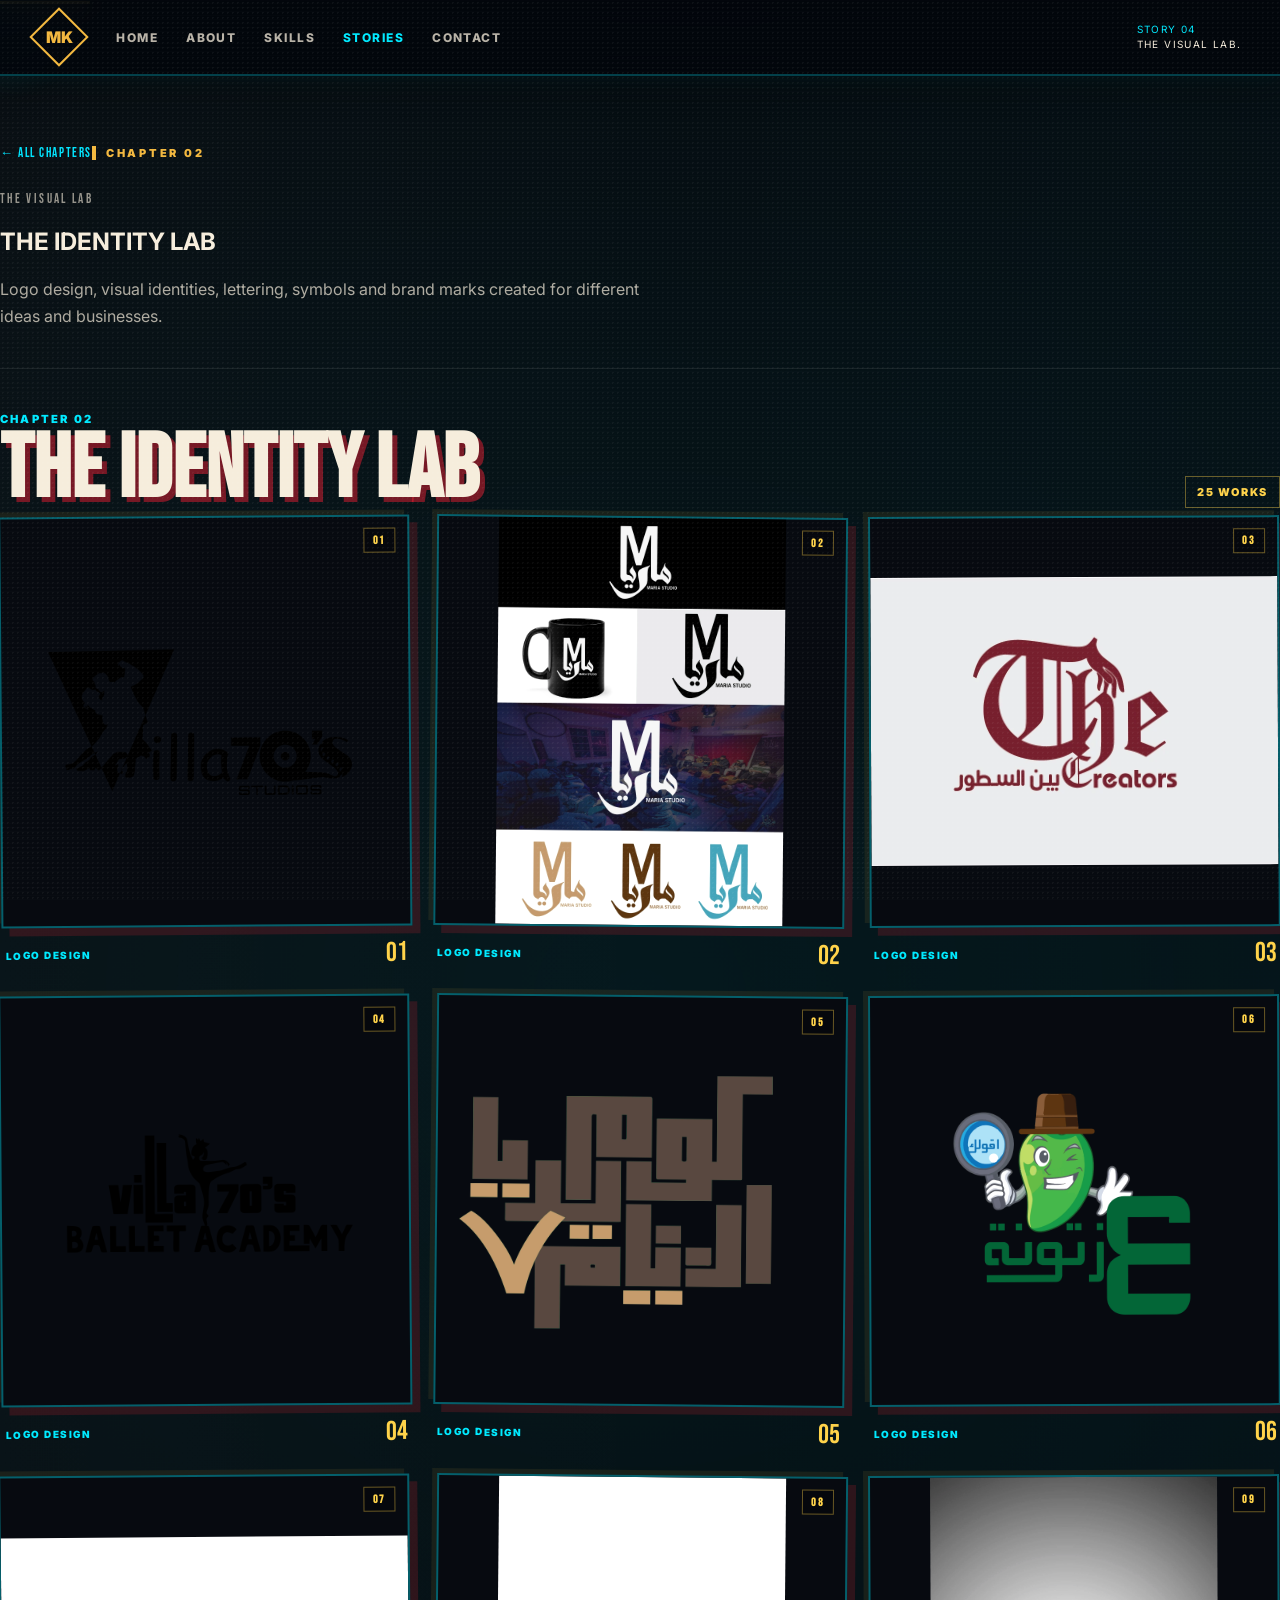
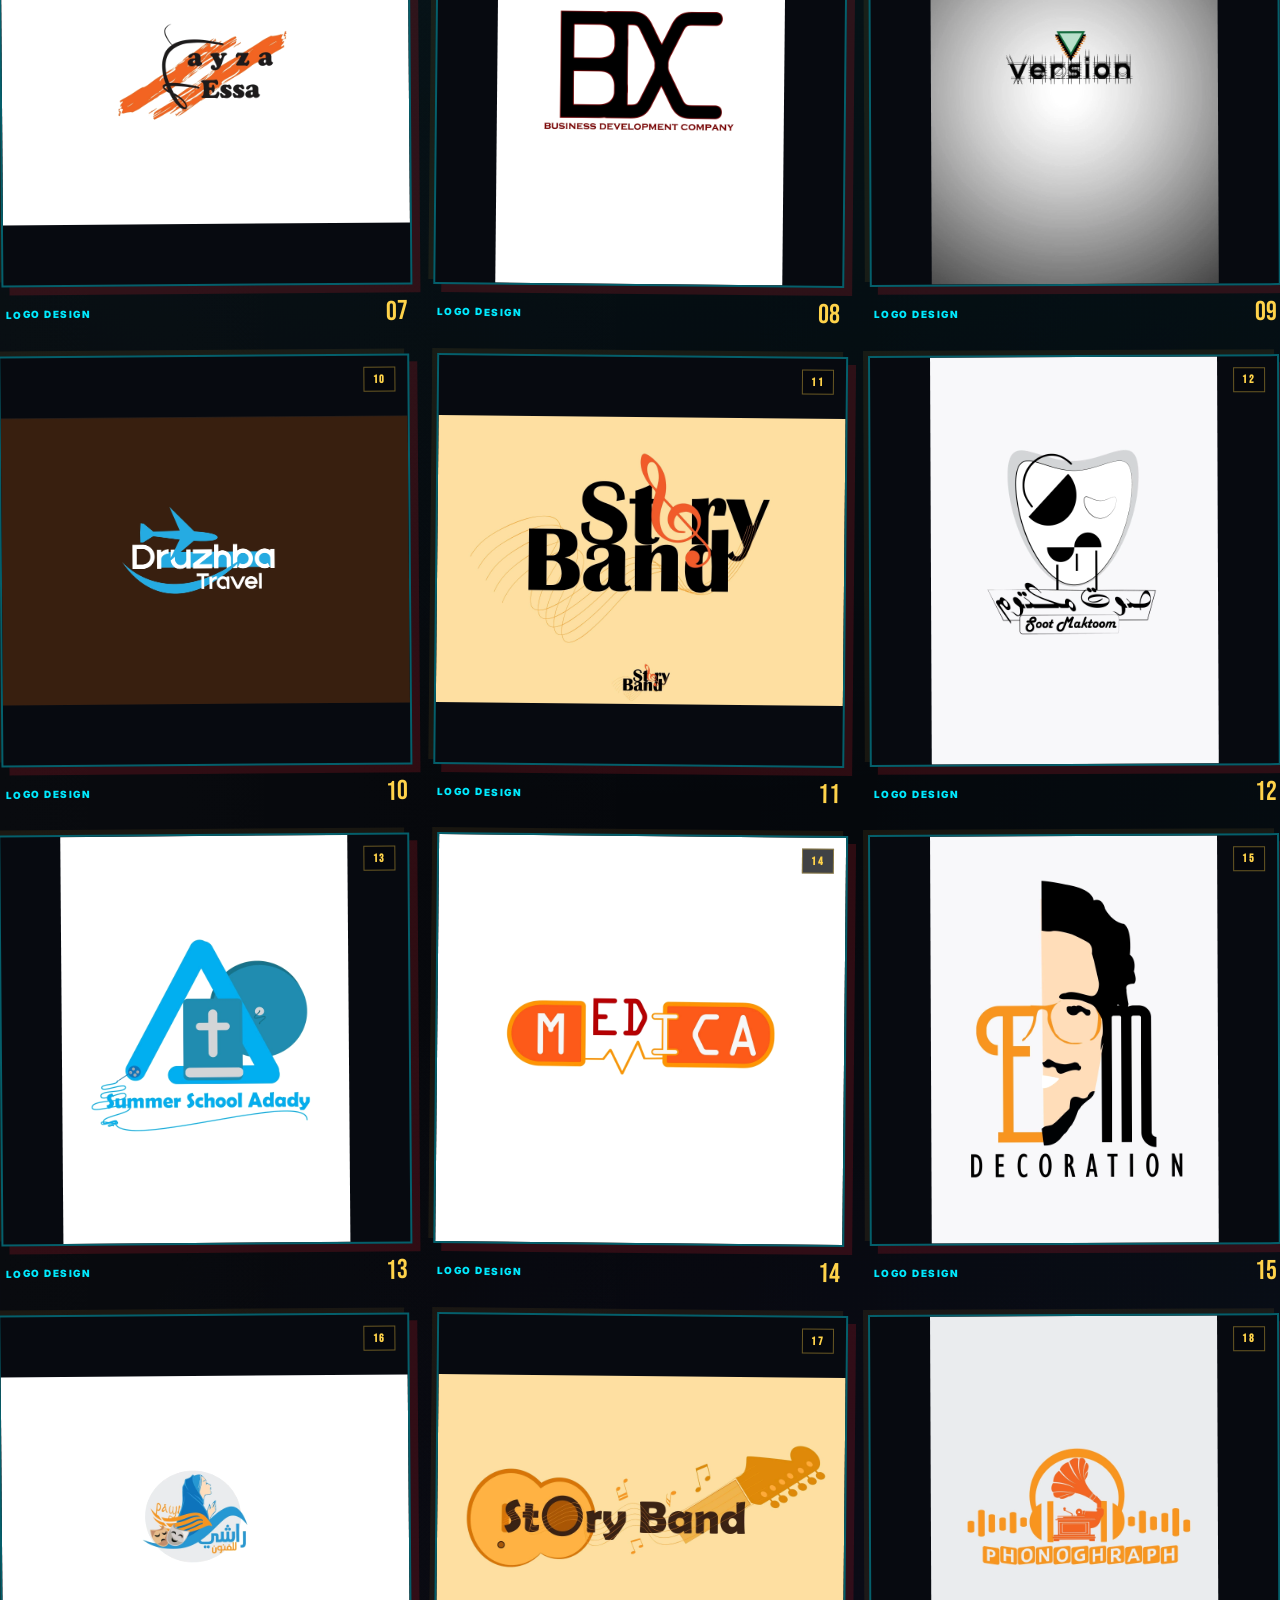
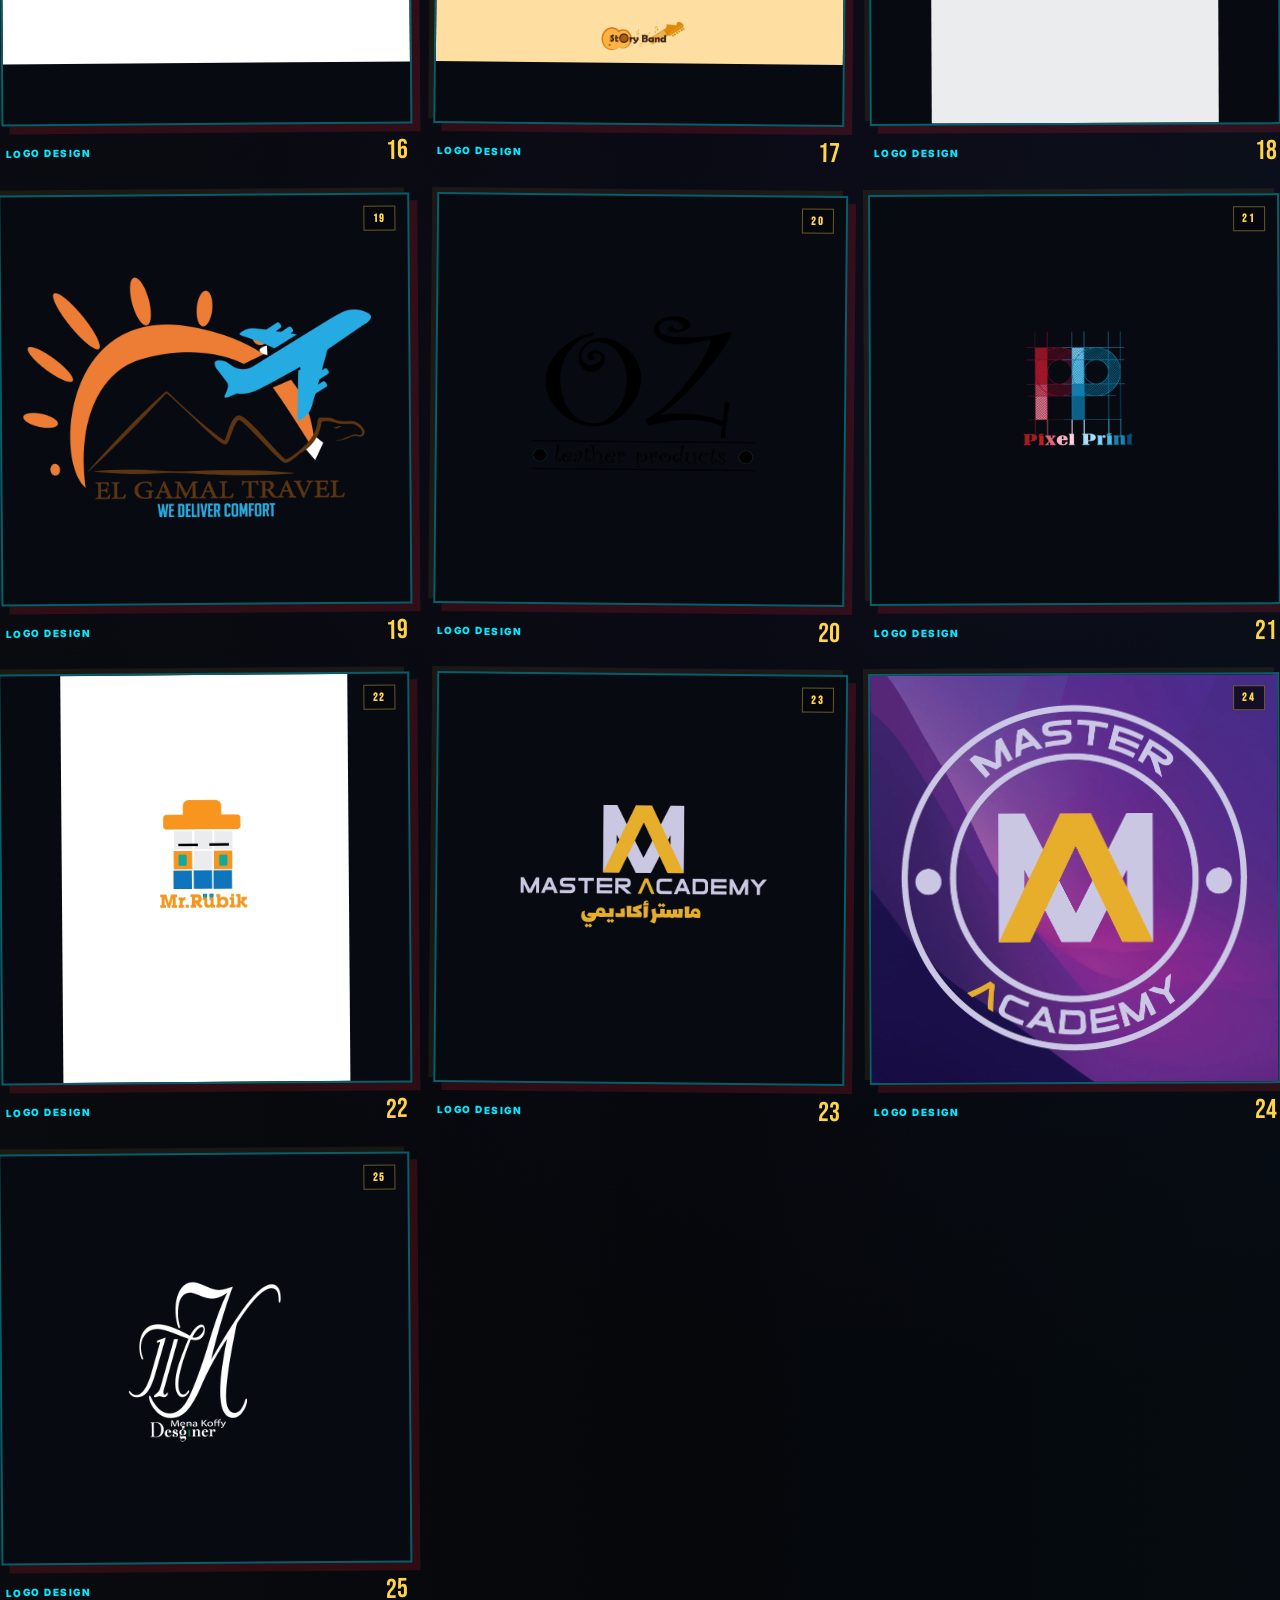
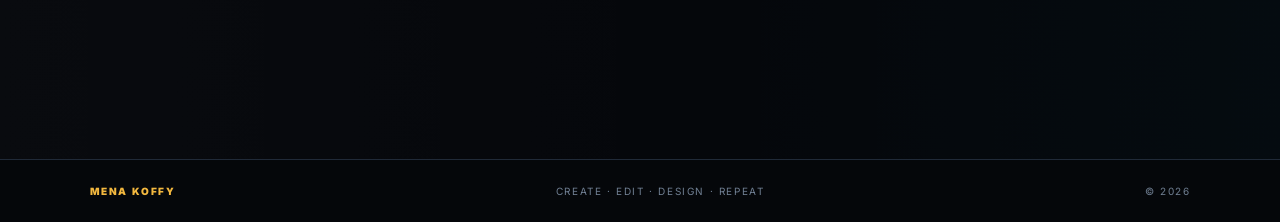
<file: design-logo.html>
<!doctype html><html lang="en"><head><meta charset="UTF-8"><meta name="viewport" content="width=device-width, initial-scale=1.0"><meta name="theme-color" content="#080a0f"><title>MENA KOFFY — THE IDENTITY LAB</title><link rel="preconnect" href="https://fonts.googleapis.com"><link rel="preconnect" href="https://fonts.gstatic.com" crossorigin><link href="https://fonts.googleapis.com/css2?family=Bebas+Neue&family=Inter:wght@400;500;600;700;800;900&display=swap" rel="stylesheet"><link rel="stylesheet" href="style.css?v=lightbox2"></head><body><div class="scanlines"></div><div class="cursor-glow"></div><header class="topbar"><a class="brand" href="index.html"><span>MK</span></a><nav class="nav"><a href="index.html">HOME</a><a href="index.html#about">ABOUT</a><a href="index.html#skills">SKILLS</a><a class="active" href="index.html#projects">STORIES</a><a href="index.html#contact">CONTACT</a></nav><div class="top-note">STORY 04<br><span>THE VISUAL LAB.</span></div><button class="menu" aria-label="Open menu"><i></i><i></i><i></i></button></header><main><section class="story-section dark-story" style="min-height:100vh;padding-top:140px"><div class="story-heading"><a class="design-back-link" href="design.html">← ALL CHAPTERS</a><div class="chapter-tag gold">CHAPTER 02</div><span class="story-kicker">THE VISUAL LAB</span><h1>THE IDENTITY LAB</h1><p>Logo design, visual identities, lettering, symbols and brand marks created for different ideas and businesses.</p></div><div class="design-archive"><div class="design-archive-head"><div><span class="design-overline">CHAPTER 02</span><h2>THE IDENTITY LAB</h2></div><span class="design-count">25 WORKS</span></div><div class="design-logo-grid"><article class="design-logo-card"><div class="design-logo-frame"><img src="assets/design/logo/01.webp" alt="LOGO DESIGN 01" loading="lazy"><span class="design-logo-number">01</span><span class="design-logo-scan"></span></div><div class="design-logo-meta"><span>LOGO DESIGN</span><strong>01</strong></div></article><article class="design-logo-card"><div class="design-logo-frame"><img src="assets/design/logo/02.webp" alt="LOGO DESIGN 02" loading="lazy"><span class="design-logo-number">02</span><span class="design-logo-scan"></span></div><div class="design-logo-meta"><span>LOGO DESIGN</span><strong>02</strong></div></article><article class="design-logo-card"><div class="design-logo-frame"><img src="assets/design/logo/03.webp" alt="LOGO DESIGN 03" loading="lazy"><span class="design-logo-number">03</span><span class="design-logo-scan"></span></div><div class="design-logo-meta"><span>LOGO DESIGN</span><strong>03</strong></div></article><article class="design-logo-card"><div class="design-logo-frame"><img src="assets/design/logo/04.webp" alt="LOGO DESIGN 04" loading="lazy"><span class="design-logo-number">04</span><span class="design-logo-scan"></span></div><div class="design-logo-meta"><span>LOGO DESIGN</span><strong>04</strong></div></article><article class="design-logo-card"><div class="design-logo-frame"><img src="assets/design/logo/05.webp" alt="LOGO DESIGN 05" loading="lazy"><span class="design-logo-number">05</span><span class="design-logo-scan"></span></div><div class="design-logo-meta"><span>LOGO DESIGN</span><strong>05</strong></div></article><article class="design-logo-card"><div class="design-logo-frame"><img src="assets/design/logo/06.webp" alt="LOGO DESIGN 06" loading="lazy"><span class="design-logo-number">06</span><span class="design-logo-scan"></span></div><div class="design-logo-meta"><span>LOGO DESIGN</span><strong>06</strong></div></article><article class="design-logo-card"><div class="design-logo-frame"><img src="assets/design/logo/07.webp" alt="LOGO DESIGN 07" loading="lazy"><span class="design-logo-number">07</span><span class="design-logo-scan"></span></div><div class="design-logo-meta"><span>LOGO DESIGN</span><strong>07</strong></div></article><article class="design-logo-card"><div class="design-logo-frame"><img src="assets/design/logo/08.webp" alt="LOGO DESIGN 08" loading="lazy"><span class="design-logo-number">08</span><span class="design-logo-scan"></span></div><div class="design-logo-meta"><span>LOGO DESIGN</span><strong>08</strong></div></article><article class="design-logo-card"><div class="design-logo-frame"><img src="assets/design/logo/09.webp" alt="LOGO DESIGN 09" loading="lazy"><span class="design-logo-number">09</span><span class="design-logo-scan"></span></div><div class="design-logo-meta"><span>LOGO DESIGN</span><strong>09</strong></div></article><article class="design-logo-card"><div class="design-logo-frame"><img src="assets/design/logo/10.webp" alt="LOGO DESIGN 10" loading="lazy"><span class="design-logo-number">10</span><span class="design-logo-scan"></span></div><div class="design-logo-meta"><span>LOGO DESIGN</span><strong>10</strong></div></article><article class="design-logo-card"><div class="design-logo-frame"><img src="assets/design/logo/11.webp" alt="LOGO DESIGN 11" loading="lazy"><span class="design-logo-number">11</span><span class="design-logo-scan"></span></div><div class="design-logo-meta"><span>LOGO DESIGN</span><strong>11</strong></div></article><article class="design-logo-card"><div class="design-logo-frame"><img src="assets/design/logo/12.webp" alt="LOGO DESIGN 12" loading="lazy"><span class="design-logo-number">12</span><span class="design-logo-scan"></span></div><div class="design-logo-meta"><span>LOGO DESIGN</span><strong>12</strong></div></article><article class="design-logo-card"><div class="design-logo-frame"><img src="assets/design/logo/13.webp" alt="LOGO DESIGN 13" loading="lazy"><span class="design-logo-number">13</span><span class="design-logo-scan"></span></div><div class="design-logo-meta"><span>LOGO DESIGN</span><strong>13</strong></div></article><article class="design-logo-card"><div class="design-logo-frame"><img src="assets/design/logo/14.webp" alt="LOGO DESIGN 14" loading="lazy"><span class="design-logo-number">14</span><span class="design-logo-scan"></span></div><div class="design-logo-meta"><span>LOGO DESIGN</span><strong>14</strong></div></article><article class="design-logo-card"><div class="design-logo-frame"><img src="assets/design/logo/15.webp" alt="LOGO DESIGN 15" loading="lazy"><span class="design-logo-number">15</span><span class="design-logo-scan"></span></div><div class="design-logo-meta"><span>LOGO DESIGN</span><strong>15</strong></div></article><article class="design-logo-card"><div class="design-logo-frame"><img src="assets/design/logo/16.webp" alt="LOGO DESIGN 16" loading="lazy"><span class="design-logo-number">16</span><span class="design-logo-scan"></span></div><div class="design-logo-meta"><span>LOGO DESIGN</span><strong>16</strong></div></article><article class="design-logo-card"><div class="design-logo-frame"><img src="assets/design/logo/17.webp" alt="LOGO DESIGN 17" loading="lazy"><span class="design-logo-number">17</span><span class="design-logo-scan"></span></div><div class="design-logo-meta"><span>LOGO DESIGN</span><strong>17</strong></div></article><article class="design-logo-card"><div class="design-logo-frame"><img src="assets/design/logo/18.webp" alt="LOGO DESIGN 18" loading="lazy"><span class="design-logo-number">18</span><span class="design-logo-scan"></span></div><div class="design-logo-meta"><span>LOGO DESIGN</span><strong>18</strong></div></article><article class="design-logo-card"><div class="design-logo-frame"><img src="assets/design/logo/19.webp" alt="LOGO DESIGN 19" loading="lazy"><span class="design-logo-number">19</span><span class="design-logo-scan"></span></div><div class="design-logo-meta"><span>LOGO DESIGN</span><strong>19</strong></div></article><article class="design-logo-card"><div class="design-logo-frame"><img src="assets/design/logo/20.webp" alt="LOGO DESIGN 20" loading="lazy"><span class="design-logo-number">20</span><span class="design-logo-scan"></span></div><div class="design-logo-meta"><span>LOGO DESIGN</span><strong>20</strong></div></article><article class="design-logo-card"><div class="design-logo-frame"><img src="assets/design/logo/21.webp" alt="LOGO DESIGN 21" loading="lazy"><span class="design-logo-number">21</span><span class="design-logo-scan"></span></div><div class="design-logo-meta"><span>LOGO DESIGN</span><strong>21</strong></div></article><article class="design-logo-card"><div class="design-logo-frame"><img src="assets/design/logo/22.webp" alt="LOGO DESIGN 22" loading="lazy"><span class="design-logo-number">22</span><span class="design-logo-scan"></span></div><div class="design-logo-meta"><span>LOGO DESIGN</span><strong>22</strong></div></article><article class="design-logo-card"><div class="design-logo-frame"><img src="assets/design/logo/23.webp" alt="LOGO DESIGN 23" loading="lazy"><span class="design-logo-number">23</span><span class="design-logo-scan"></span></div><div class="design-logo-meta"><span>LOGO DESIGN</span><strong>23</strong></div></article><article class="design-logo-card"><div class="design-logo-frame"><img src="assets/design/logo/24.webp" alt="LOGO DESIGN 24" loading="lazy"><span class="design-logo-number">24</span><span class="design-logo-scan"></span></div><div class="design-logo-meta"><span>LOGO DESIGN</span><strong>24</strong></div></article><article class="design-logo-card"><div class="design-logo-frame"><img src="assets/design/logo/25.webp" alt="LOGO DESIGN 25" loading="lazy"><span class="design-logo-number">25</span><span class="design-logo-scan"></span></div><div class="design-logo-meta"><span>LOGO DESIGN</span><strong>25</strong></div></article></div></div></section></main><footer><span>MENA KOFFY</span><span>CREATE · EDIT · DESIGN · REPEAT</span><span>© 2026</span></footer><script src="script.js"></script></body></html>
</file>
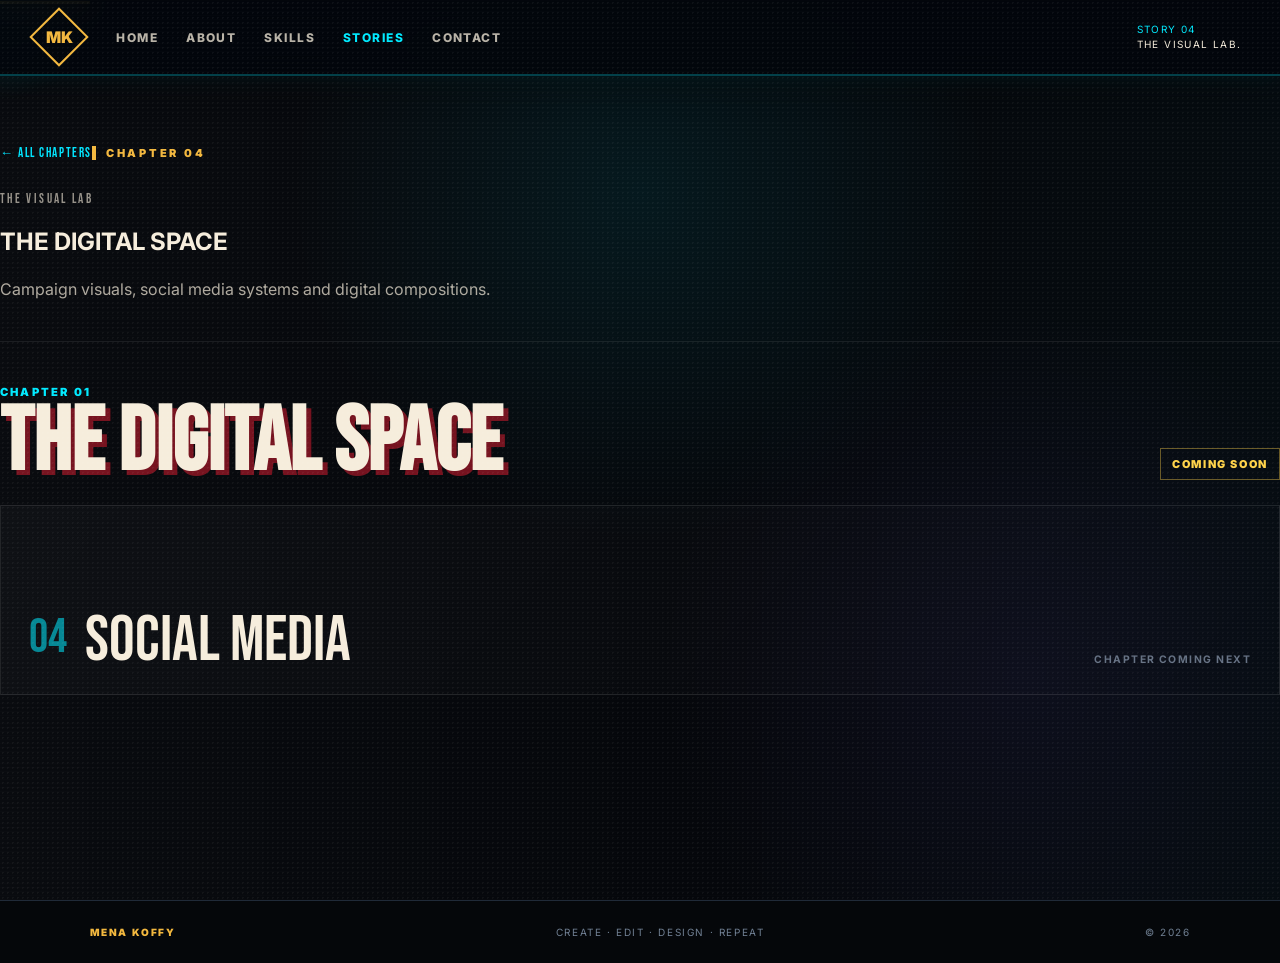
<file: design-social.html>
<!doctype html><html lang="en"><head><meta charset="UTF-8"><meta name="viewport" content="width=device-width, initial-scale=1.0"><meta name="theme-color" content="#080a0f"><title>MENA KOFFY — THE SOCIAL FEED</title><link rel="preconnect" href="https://fonts.googleapis.com"><link rel="preconnect" href="https://fonts.gstatic.com" crossorigin><link href="https://fonts.googleapis.com/css2?family=Bebas+Neue&family=Inter:wght@400;500;600;700;800;900&display=swap" rel="stylesheet"><link rel="stylesheet" href="style.css?v=books6"></head><body><div class="scanlines"></div><div class="cursor-glow"></div><header class="topbar"><a class="brand" href="index.html"><span>MK</span></a><nav class="nav"><a href="index.html">HOME</a><a href="index.html#about">ABOUT</a><a href="index.html#skills">SKILLS</a><a class="active" href="index.html#projects">STORIES</a><a href="index.html#contact">CONTACT</a></nav><div class="top-note">STORY 04<br><span>THE VISUAL LAB.</span></div><button class="menu" aria-label="Open menu"><i></i><i></i><i></i></button></header><main><section class="story-section dark-story" style="min-height:100vh;padding-top:140px"><div class="story-heading"><a class="design-back-link" href="design.html">← ALL CHAPTERS</a><div class="chapter-tag gold">CHAPTER 04</div><span class="story-kicker">THE VISUAL LAB</span><h1>THE DIGITAL SPACE</h1><p>Campaign visuals, social media systems and digital compositions.</p></div><div class="design-archive"><div class="design-archive-head"><div><span class="design-overline">CHAPTER 01</span><h2>THE DIGITAL SPACE</h2></div><span class="design-count">COMING SOON</span></div><div class="design-coming"><span>04</span><strong>SOCIAL MEDIA</strong><small>CHAPTER COMING NEXT</small></div></div></section></main><footer><span>MENA KOFFY</span><span>CREATE · EDIT · DESIGN · REPEAT</span><span>© 2026</span></footer><script src="script.js"></script></body></html>
</file>
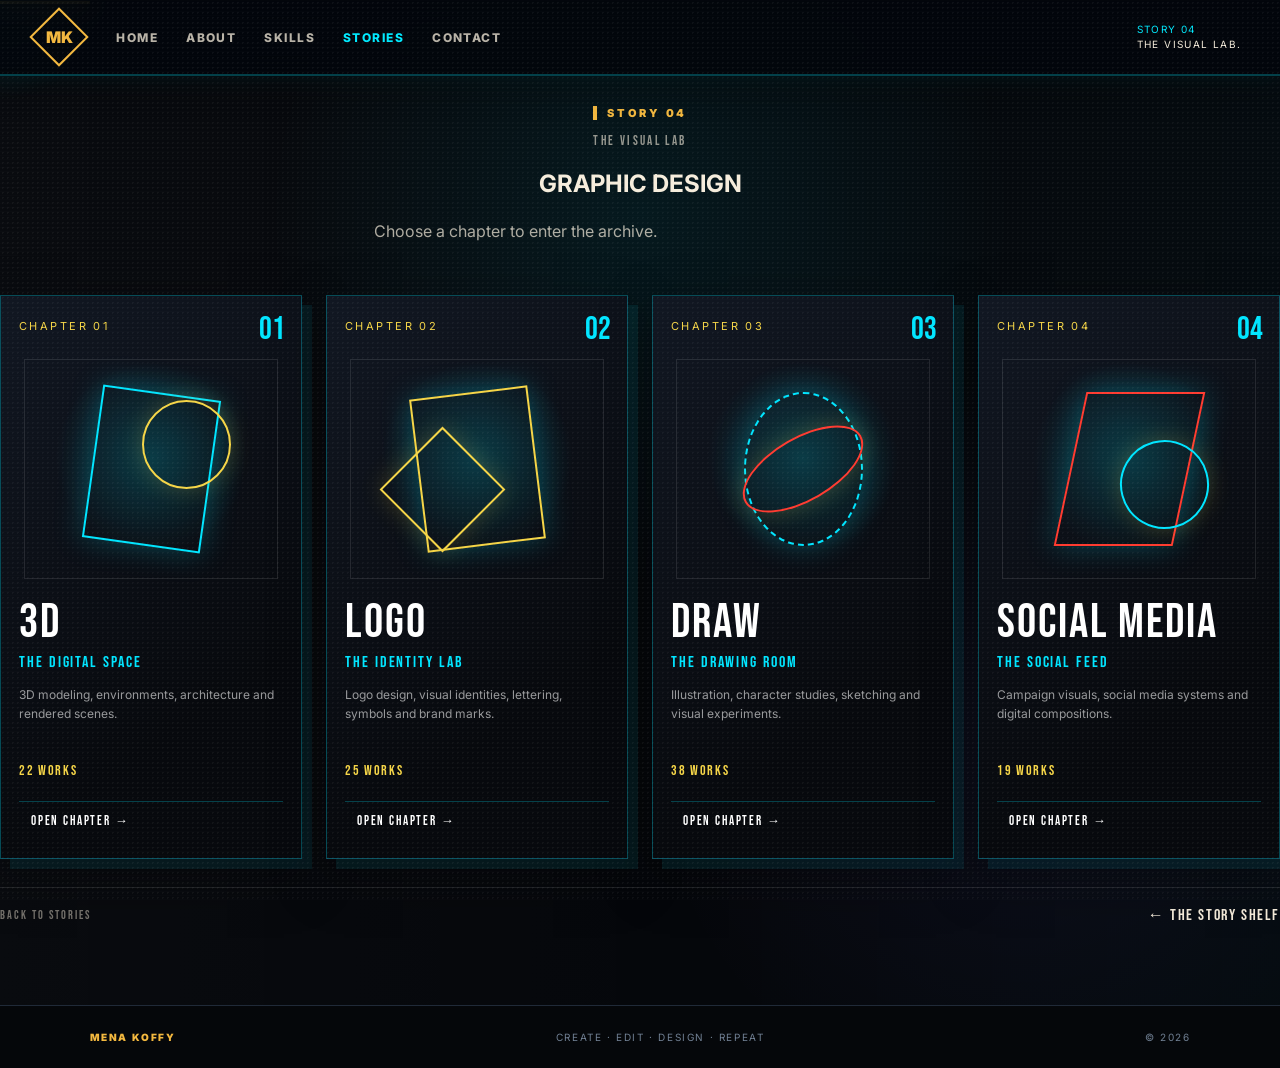
<file: design.html>
<!doctype html>
<html lang="en">
<head>
<meta charset="UTF-8"><meta name="viewport" content="width=device-width, initial-scale=1.0">
<meta name="theme-color" content="#080a0f"><meta name="description" content="Mena Koffy — Graphic Design.">
<title>MENA KOFFY — DESIGN</title>
<link rel="preconnect" href="https://fonts.googleapis.com"><link rel="preconnect" href="https://fonts.gstatic.com" crossorigin>
<link href="https://fonts.googleapis.com/css2?family=Bebas+Neue&family=Inter:wght@400;500;600;700;800;900&display=swap" rel="stylesheet">
<link rel="stylesheet" href="style.css?v=lightbox2">
</head><body><div class="scanlines"></div><div class="cursor-glow"></div>
<header class="topbar"><a class="brand" href="index.html" aria-label="Mena Koffy home"><span>MK</span></a>
<nav class="nav"><a href="index.html">HOME</a><a href="index.html#about">ABOUT</a><a href="index.html#skills">SKILLS</a><a class="active" href="index.html#projects">STORIES</a><a href="index.html#contact">CONTACT</a></nav>
<div class="top-note">STORY 04<br><span>THE VISUAL LAB.</span></div><button class="menu" aria-label="Open menu"><i></i><i></i><i></i></button></header>
<main><section class="story-section dark-story design-books-page"><div class="story-heading">
<div class="chapter-tag gold">STORY 04</div><span class="story-kicker">THE VISUAL LAB</span><h1>GRAPHIC DESIGN</h1>
<p>Choose a chapter to enter the archive.</p></div><div class="design-book-grid"><a class="design-book design-book-01" href="design-3d.html"><span class="design-book-no">01</span><span class="design-book-tag">CHAPTER 01</span><div class="design-book-art"><span></span><i></i><b></b></div><div class="design-book-copy"><strong>3D</strong><em>THE DIGITAL SPACE</em><small>3D modeling, environments, architecture and rendered scenes.</small><label>22 WORKS</label><div class="design-book-enter">OPEN CHAPTER →</div></div></a><a class="design-book design-book-02" href="design-logo.html"><span class="design-book-no">02</span><span class="design-book-tag">CHAPTER 02</span><div class="design-book-art"><span></span><i></i><b></b></div><div class="design-book-copy"><strong>LOGO</strong><em>THE IDENTITY LAB</em><small>Logo design, visual identities, lettering, symbols and brand marks.</small><label>25 WORKS</label><div class="design-book-enter">OPEN CHAPTER →</div></div></a><a class="design-book design-book-03" href="draw.html"><span class="design-book-no">03</span><span class="design-book-tag">CHAPTER 03</span><div class="design-book-art"><span></span><i></i><b></b></div><div class="design-book-copy"><strong>DRAW</strong><em>THE DRAWING ROOM</em><small>Illustration, character studies, sketching and visual experiments.</small><label>38 WORKS</label><div class="design-book-enter">OPEN CHAPTER →</div></div></a><a class="design-book design-book-04" href="social.html"><span class="design-book-no">04</span><span class="design-book-tag">CHAPTER 04</span><div class="design-book-art"><span></span><i></i><b></b></div><div class="design-book-copy"><strong>SOCIAL MEDIA</strong><em>THE SOCIAL FEED</em><small>Campaign visuals, social media systems and digital compositions.</small><label>19 WORKS</label><div class="design-book-enter">OPEN CHAPTER →</div></div></a></div><div class="story-next"><span>BACK TO STORIES</span><a href="index.html#projects">← THE STORY SHELF</a></div></section></main><footer><span>MENA KOFFY</span><span>CREATE · EDIT · DESIGN · REPEAT</span><span>© 2026</span></footer><script src="script.js"></script></body></html>
</file>
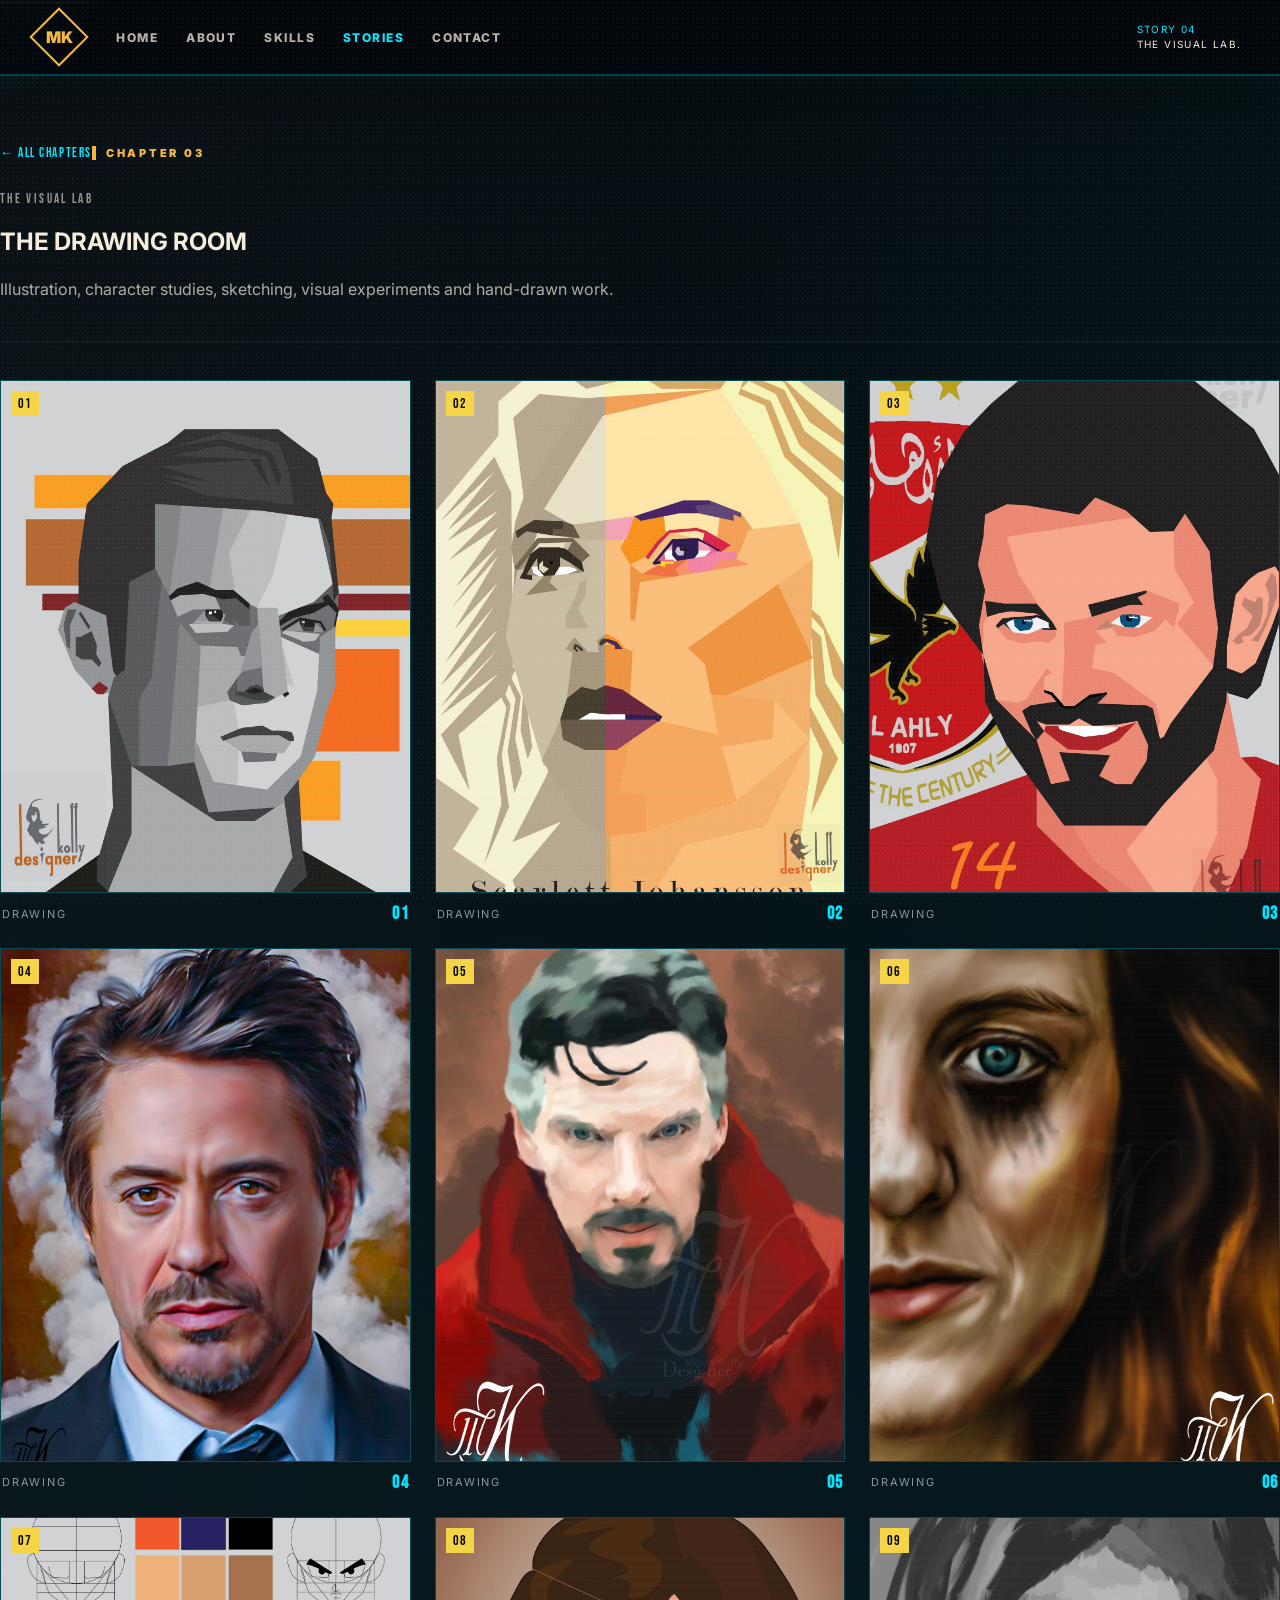
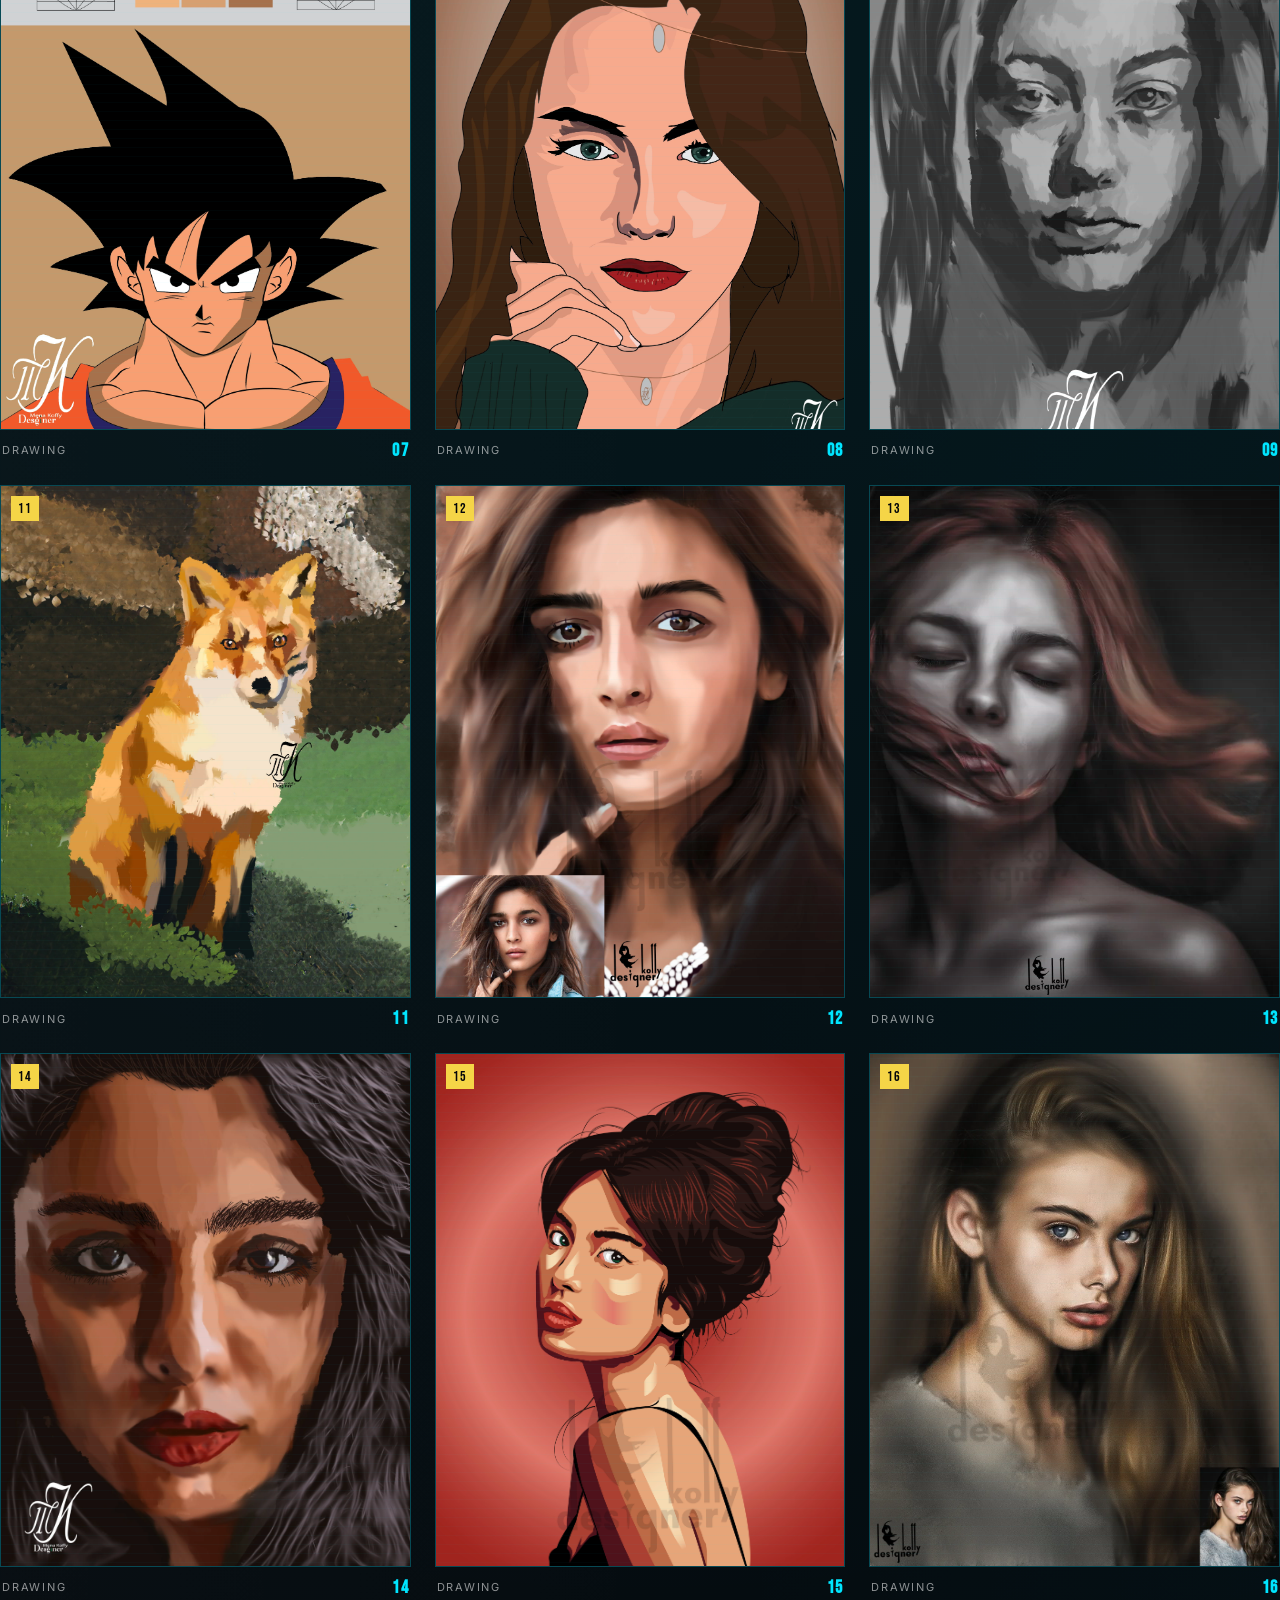
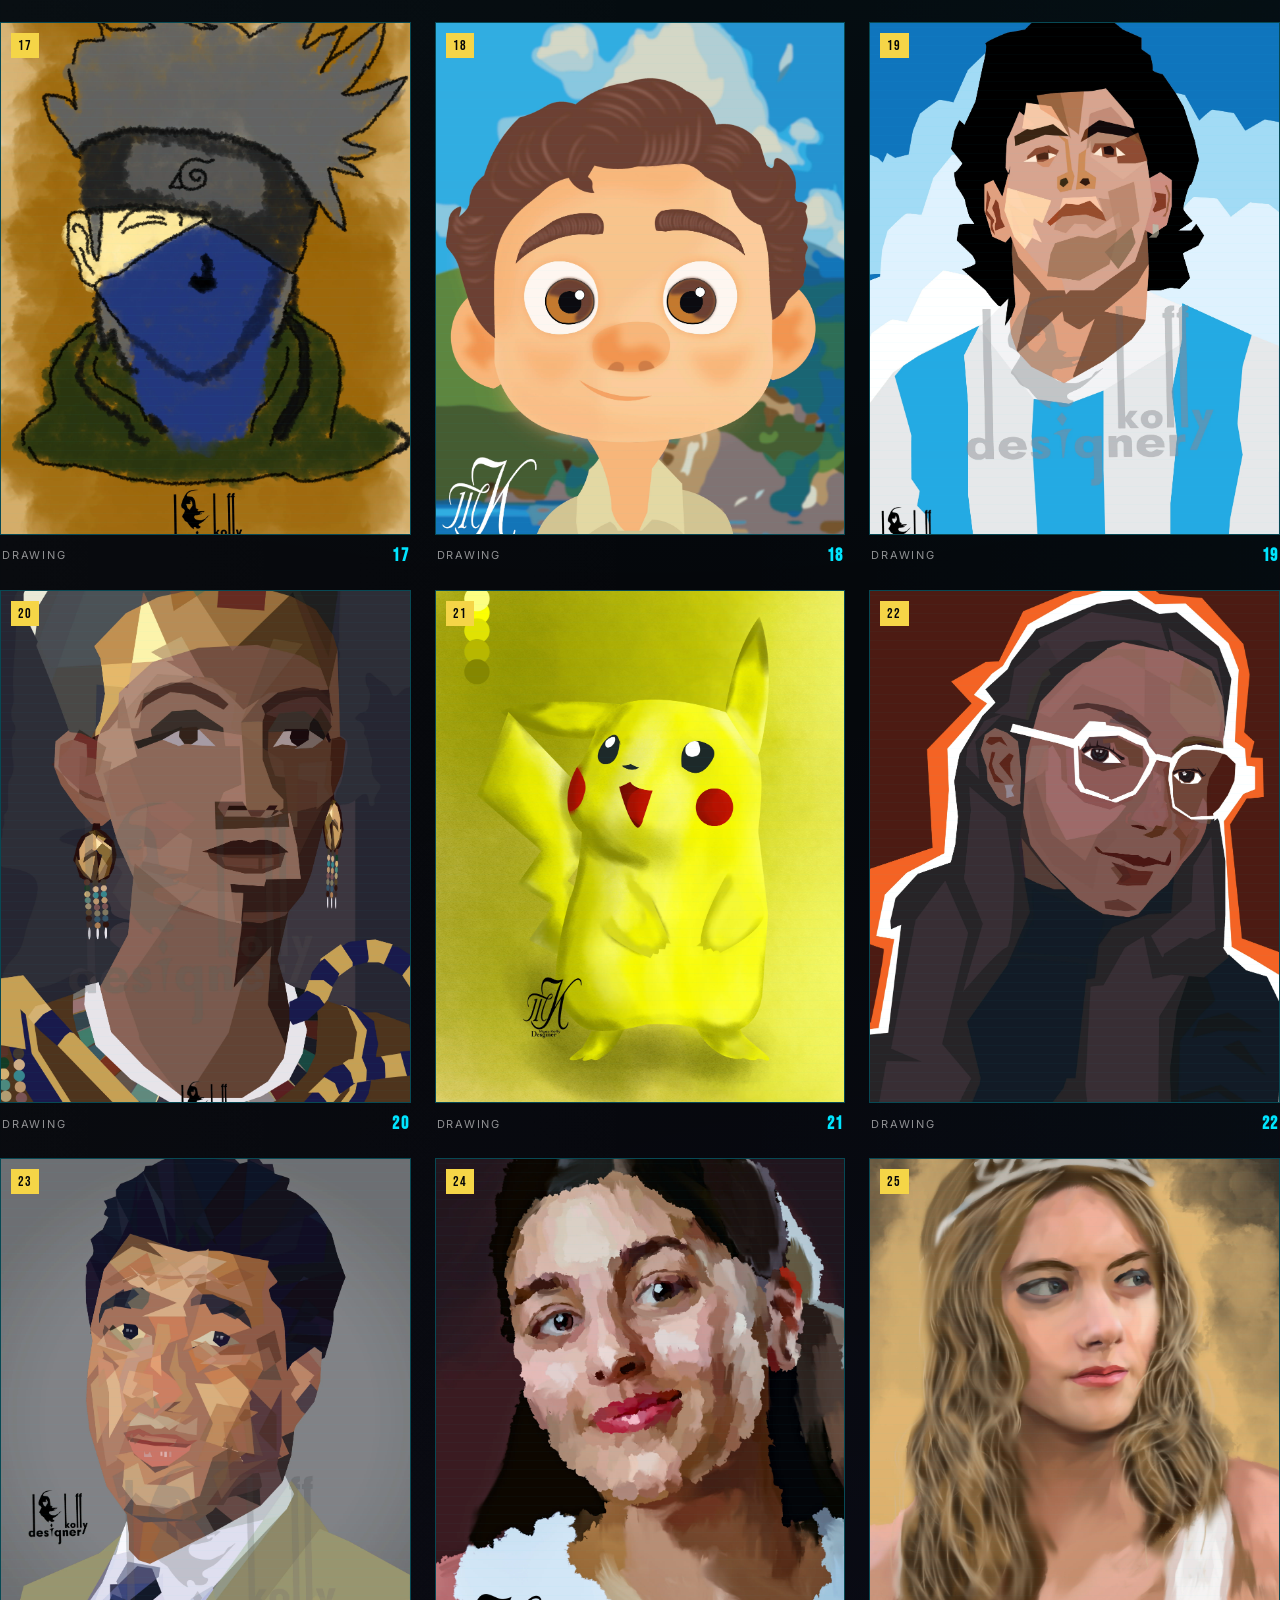
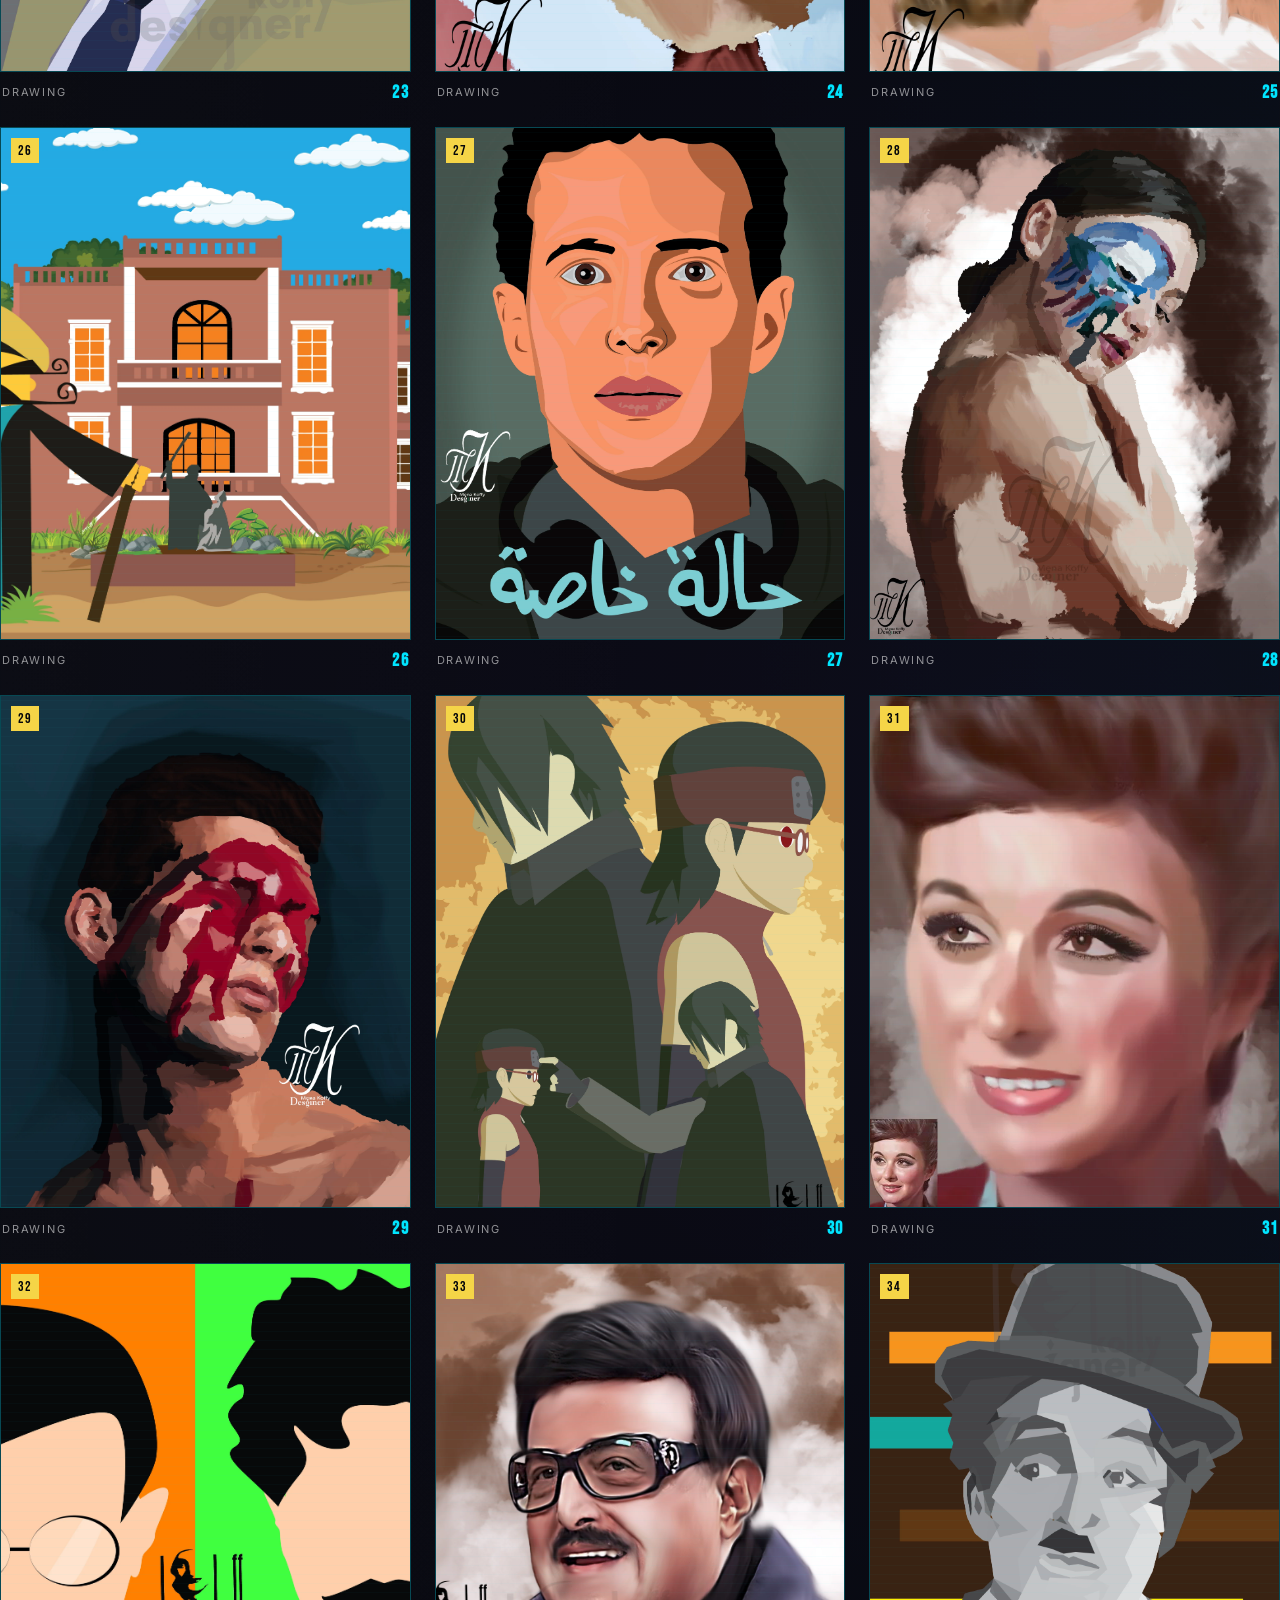
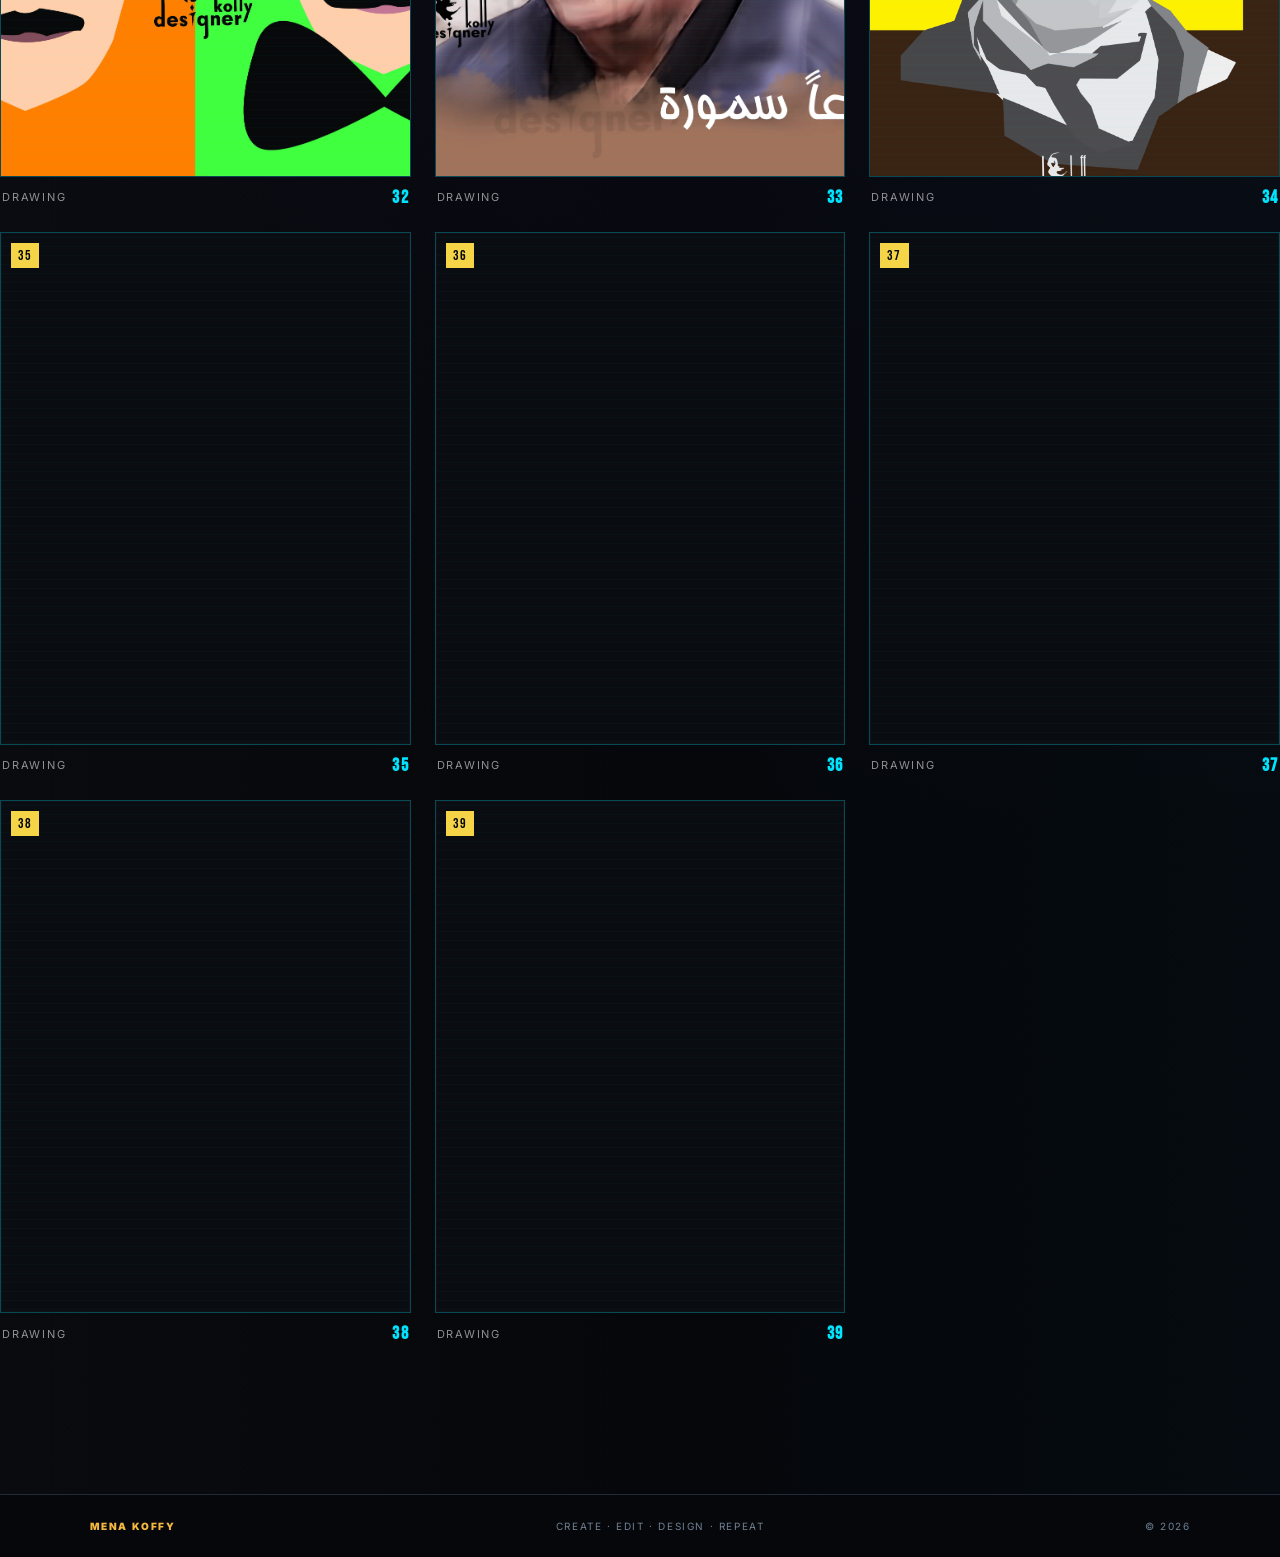
<file: draw.html>
<!doctype html><html lang="en"><head><meta charset="UTF-8"><meta name="viewport" content="width=device-width, initial-scale=1.0"><meta name="theme-color" content="#080a0f"><title>MENA KOFFY — THE DRAWING ROOM</title><link rel="preconnect" href="https://fonts.googleapis.com"><link rel="preconnect" href="https://fonts.gstatic.com" crossorigin><link href="https://fonts.googleapis.com/css2?family=Bebas+Neue&family=Inter:wght@400;500;600;700;800;900&display=swap" rel="stylesheet"><link rel="stylesheet" href="style.css?v=books7"></head><body><div class="scanlines"></div><div class="cursor-glow"></div><header class="topbar"><a class="brand" href="index.html"><span>MK</span></a><nav class="nav"><a href="index.html">HOME</a><a href="index.html#about">ABOUT</a><a href="index.html#skills">SKILLS</a><a class="active" href="index.html#projects">STORIES</a><a href="index.html#contact">CONTACT</a></nav><div class="top-note">STORY 04<br><span>THE VISUAL LAB.</span></div><button class="menu" aria-label="Open menu"><i></i><i></i><i></i></button></header><main><section class="story-section dark-story" style="min-height:100vh;padding-top:140px"><div class="story-heading"><a class="design-back-link" href="design.html">← ALL CHAPTERS</a><div class="chapter-tag gold">CHAPTER 03</div><span class="story-kicker">THE VISUAL LAB</span><h1>THE DRAWING ROOM</h1><p>Illustration, character studies, sketching, visual experiments and hand-drawn work.</p></div><div class="design-archive design-draw-archive"><div class="design-draw-grid"><article class="design-draw-card"><div class="design-draw-frame"><img src="assets/design/draw/01.webp" alt="DRAWING 01" loading="lazy"><span class="design-draw-number">01</span><span class="design-draw-scan"></span></div><div class="design-draw-meta"><span>DRAWING</span><strong>01</strong></div></article><article class="design-draw-card"><div class="design-draw-frame"><img src="assets/design/draw/02.webp" alt="DRAWING 02" loading="lazy"><span class="design-draw-number">02</span><span class="design-draw-scan"></span></div><div class="design-draw-meta"><span>DRAWING</span><strong>02</strong></div></article><article class="design-draw-card"><div class="design-draw-frame"><img src="assets/design/draw/03.webp" alt="DRAWING 03" loading="lazy"><span class="design-draw-number">03</span><span class="design-draw-scan"></span></div><div class="design-draw-meta"><span>DRAWING</span><strong>03</strong></div></article><article class="design-draw-card"><div class="design-draw-frame"><img src="assets/design/draw/04.webp" alt="DRAWING 04" loading="lazy"><span class="design-draw-number">04</span><span class="design-draw-scan"></span></div><div class="design-draw-meta"><span>DRAWING</span><strong>04</strong></div></article><article class="design-draw-card"><div class="design-draw-frame"><img src="assets/design/draw/05.webp" alt="DRAWING 05" loading="lazy"><span class="design-draw-number">05</span><span class="design-draw-scan"></span></div><div class="design-draw-meta"><span>DRAWING</span><strong>05</strong></div></article><article class="design-draw-card"><div class="design-draw-frame"><img src="assets/design/draw/06.webp" alt="DRAWING 06" loading="lazy"><span class="design-draw-number">06</span><span class="design-draw-scan"></span></div><div class="design-draw-meta"><span>DRAWING</span><strong>06</strong></div></article><article class="design-draw-card"><div class="design-draw-frame"><img src="assets/design/draw/07.webp" alt="DRAWING 07" loading="lazy"><span class="design-draw-number">07</span><span class="design-draw-scan"></span></div><div class="design-draw-meta"><span>DRAWING</span><strong>07</strong></div></article><article class="design-draw-card"><div class="design-draw-frame"><img src="assets/design/draw/08.webp" alt="DRAWING 08" loading="lazy"><span class="design-draw-number">08</span><span class="design-draw-scan"></span></div><div class="design-draw-meta"><span>DRAWING</span><strong>08</strong></div></article><article class="design-draw-card"><div class="design-draw-frame"><img src="assets/design/draw/09.webp" alt="DRAWING 09" loading="lazy"><span class="design-draw-number">09</span><span class="design-draw-scan"></span></div><div class="design-draw-meta"><span>DRAWING</span><strong>09</strong></div></article><article class="design-draw-card"><div class="design-draw-frame"><img src="assets/design/draw/11.webp" alt="DRAWING 11" loading="lazy"><span class="design-draw-number">11</span><span class="design-draw-scan"></span></div><div class="design-draw-meta"><span>DRAWING</span><strong>11</strong></div></article><article class="design-draw-card"><div class="design-draw-frame"><img src="assets/design/draw/12.webp" alt="DRAWING 12" loading="lazy"><span class="design-draw-number">12</span><span class="design-draw-scan"></span></div><div class="design-draw-meta"><span>DRAWING</span><strong>12</strong></div></article><article class="design-draw-card"><div class="design-draw-frame"><img src="assets/design/draw/13.webp" alt="DRAWING 13" loading="lazy"><span class="design-draw-number">13</span><span class="design-draw-scan"></span></div><div class="design-draw-meta"><span>DRAWING</span><strong>13</strong></div></article><article class="design-draw-card"><div class="design-draw-frame"><img src="assets/design/draw/14.webp" alt="DRAWING 14" loading="lazy"><span class="design-draw-number">14</span><span class="design-draw-scan"></span></div><div class="design-draw-meta"><span>DRAWING</span><strong>14</strong></div></article><article class="design-draw-card"><div class="design-draw-frame"><img src="assets/design/draw/15.webp" alt="DRAWING 15" loading="lazy"><span class="design-draw-number">15</span><span class="design-draw-scan"></span></div><div class="design-draw-meta"><span>DRAWING</span><strong>15</strong></div></article><article class="design-draw-card"><div class="design-draw-frame"><img src="assets/design/draw/16.webp" alt="DRAWING 16" loading="lazy"><span class="design-draw-number">16</span><span class="design-draw-scan"></span></div><div class="design-draw-meta"><span>DRAWING</span><strong>16</strong></div></article><article class="design-draw-card"><div class="design-draw-frame"><img src="assets/design/draw/17.webp" alt="DRAWING 17" loading="lazy"><span class="design-draw-number">17</span><span class="design-draw-scan"></span></div><div class="design-draw-meta"><span>DRAWING</span><strong>17</strong></div></article><article class="design-draw-card"><div class="design-draw-frame"><img src="assets/design/draw/18.webp" alt="DRAWING 18" loading="lazy"><span class="design-draw-number">18</span><span class="design-draw-scan"></span></div><div class="design-draw-meta"><span>DRAWING</span><strong>18</strong></div></article><article class="design-draw-card"><div class="design-draw-frame"><img src="assets/design/draw/19.webp" alt="DRAWING 19" loading="lazy"><span class="design-draw-number">19</span><span class="design-draw-scan"></span></div><div class="design-draw-meta"><span>DRAWING</span><strong>19</strong></div></article><article class="design-draw-card"><div class="design-draw-frame"><img src="assets/design/draw/20.webp" alt="DRAWING 20" loading="lazy"><span class="design-draw-number">20</span><span class="design-draw-scan"></span></div><div class="design-draw-meta"><span>DRAWING</span><strong>20</strong></div></article><article class="design-draw-card"><div class="design-draw-frame"><img src="assets/design/draw/21.webp" alt="DRAWING 21" loading="lazy"><span class="design-draw-number">21</span><span class="design-draw-scan"></span></div><div class="design-draw-meta"><span>DRAWING</span><strong>21</strong></div></article><article class="design-draw-card"><div class="design-draw-frame"><img src="assets/design/draw/22.webp" alt="DRAWING 22" loading="lazy"><span class="design-draw-number">22</span><span class="design-draw-scan"></span></div><div class="design-draw-meta"><span>DRAWING</span><strong>22</strong></div></article><article class="design-draw-card"><div class="design-draw-frame"><img src="assets/design/draw/23.webp" alt="DRAWING 23" loading="lazy"><span class="design-draw-number">23</span><span class="design-draw-scan"></span></div><div class="design-draw-meta"><span>DRAWING</span><strong>23</strong></div></article><article class="design-draw-card"><div class="design-draw-frame"><img src="assets/design/draw/24.webp" alt="DRAWING 24" loading="lazy"><span class="design-draw-number">24</span><span class="design-draw-scan"></span></div><div class="design-draw-meta"><span>DRAWING</span><strong>24</strong></div></article><article class="design-draw-card"><div class="design-draw-frame"><img src="assets/design/draw/25.webp" alt="DRAWING 25" loading="lazy"><span class="design-draw-number">25</span><span class="design-draw-scan"></span></div><div class="design-draw-meta"><span>DRAWING</span><strong>25</strong></div></article><article class="design-draw-card"><div class="design-draw-frame"><img src="assets/design/draw/26.webp" alt="DRAWING 26" loading="lazy"><span class="design-draw-number">26</span><span class="design-draw-scan"></span></div><div class="design-draw-meta"><span>DRAWING</span><strong>26</strong></div></article><article class="design-draw-card"><div class="design-draw-frame"><img src="assets/design/draw/27.webp" alt="DRAWING 27" loading="lazy"><span class="design-draw-number">27</span><span class="design-draw-scan"></span></div><div class="design-draw-meta"><span>DRAWING</span><strong>27</strong></div></article><article class="design-draw-card"><div class="design-draw-frame"><img src="assets/design/draw/28.webp" alt="DRAWING 28" loading="lazy"><span class="design-draw-number">28</span><span class="design-draw-scan"></span></div><div class="design-draw-meta"><span>DRAWING</span><strong>28</strong></div></article><article class="design-draw-card"><div class="design-draw-frame"><img src="assets/design/draw/29.webp" alt="DRAWING 29" loading="lazy"><span class="design-draw-number">29</span><span class="design-draw-scan"></span></div><div class="design-draw-meta"><span>DRAWING</span><strong>29</strong></div></article><article class="design-draw-card"><div class="design-draw-frame"><img src="assets/design/draw/30.webp" alt="DRAWING 30" loading="lazy"><span class="design-draw-number">30</span><span class="design-draw-scan"></span></div><div class="design-draw-meta"><span>DRAWING</span><strong>30</strong></div></article><article class="design-draw-card"><div class="design-draw-frame"><img src="assets/design/draw/31.webp" alt="DRAWING 31" loading="lazy"><span class="design-draw-number">31</span><span class="design-draw-scan"></span></div><div class="design-draw-meta"><span>DRAWING</span><strong>31</strong></div></article><article class="design-draw-card"><div class="design-draw-frame"><img src="assets/design/draw/32.webp" alt="DRAWING 32" loading="lazy"><span class="design-draw-number">32</span><span class="design-draw-scan"></span></div><div class="design-draw-meta"><span>DRAWING</span><strong>32</strong></div></article><article class="design-draw-card"><div class="design-draw-frame"><img src="assets/design/draw/33.webp" alt="DRAWING 33" loading="lazy"><span class="design-draw-number">33</span><span class="design-draw-scan"></span></div><div class="design-draw-meta"><span>DRAWING</span><strong>33</strong></div></article><article class="design-draw-card"><div class="design-draw-frame"><img src="assets/design/draw/34.webp" alt="DRAWING 34" loading="lazy"><span class="design-draw-number">34</span><span class="design-draw-scan"></span></div><div class="design-draw-meta"><span>DRAWING</span><strong>34</strong></div></article><article class="design-draw-card"><div class="design-draw-frame"><img src="assets/design/draw/35.webp" alt="DRAWING 35" loading="lazy"><span class="design-draw-number">35</span><span class="design-draw-scan"></span></div><div class="design-draw-meta"><span>DRAWING</span><strong>35</strong></div></article><article class="design-draw-card"><div class="design-draw-frame"><img src="assets/design/draw/36.webp" alt="DRAWING 36" loading="lazy"><span class="design-draw-number">36</span><span class="design-draw-scan"></span></div><div class="design-draw-meta"><span>DRAWING</span><strong>36</strong></div></article><article class="design-draw-card"><div class="design-draw-frame"><img src="assets/design/draw/37.webp" alt="DRAWING 37" loading="lazy"><span class="design-draw-number">37</span><span class="design-draw-scan"></span></div><div class="design-draw-meta"><span>DRAWING</span><strong>37</strong></div></article><article class="design-draw-card"><div class="design-draw-frame"><img src="assets/design/draw/38.webp" alt="DRAWING 38" loading="lazy"><span class="design-draw-number">38</span><span class="design-draw-scan"></span></div><div class="design-draw-meta"><span>DRAWING</span><strong>38</strong></div></article><article class="design-draw-card"><div class="design-draw-frame"><img src="assets/design/draw/39.webp" alt="DRAWING 39" loading="lazy"><span class="design-draw-number">39</span><span class="design-draw-scan"></span></div><div class="design-draw-meta"><span>DRAWING</span><strong>39</strong></div></article></div></div></section></main><footer><span>MENA KOFFY</span><span>CREATE · EDIT · DESIGN · REPEAT</span><span>© 2026</span></footer><script src="script.js"></script></body></html>
</file>
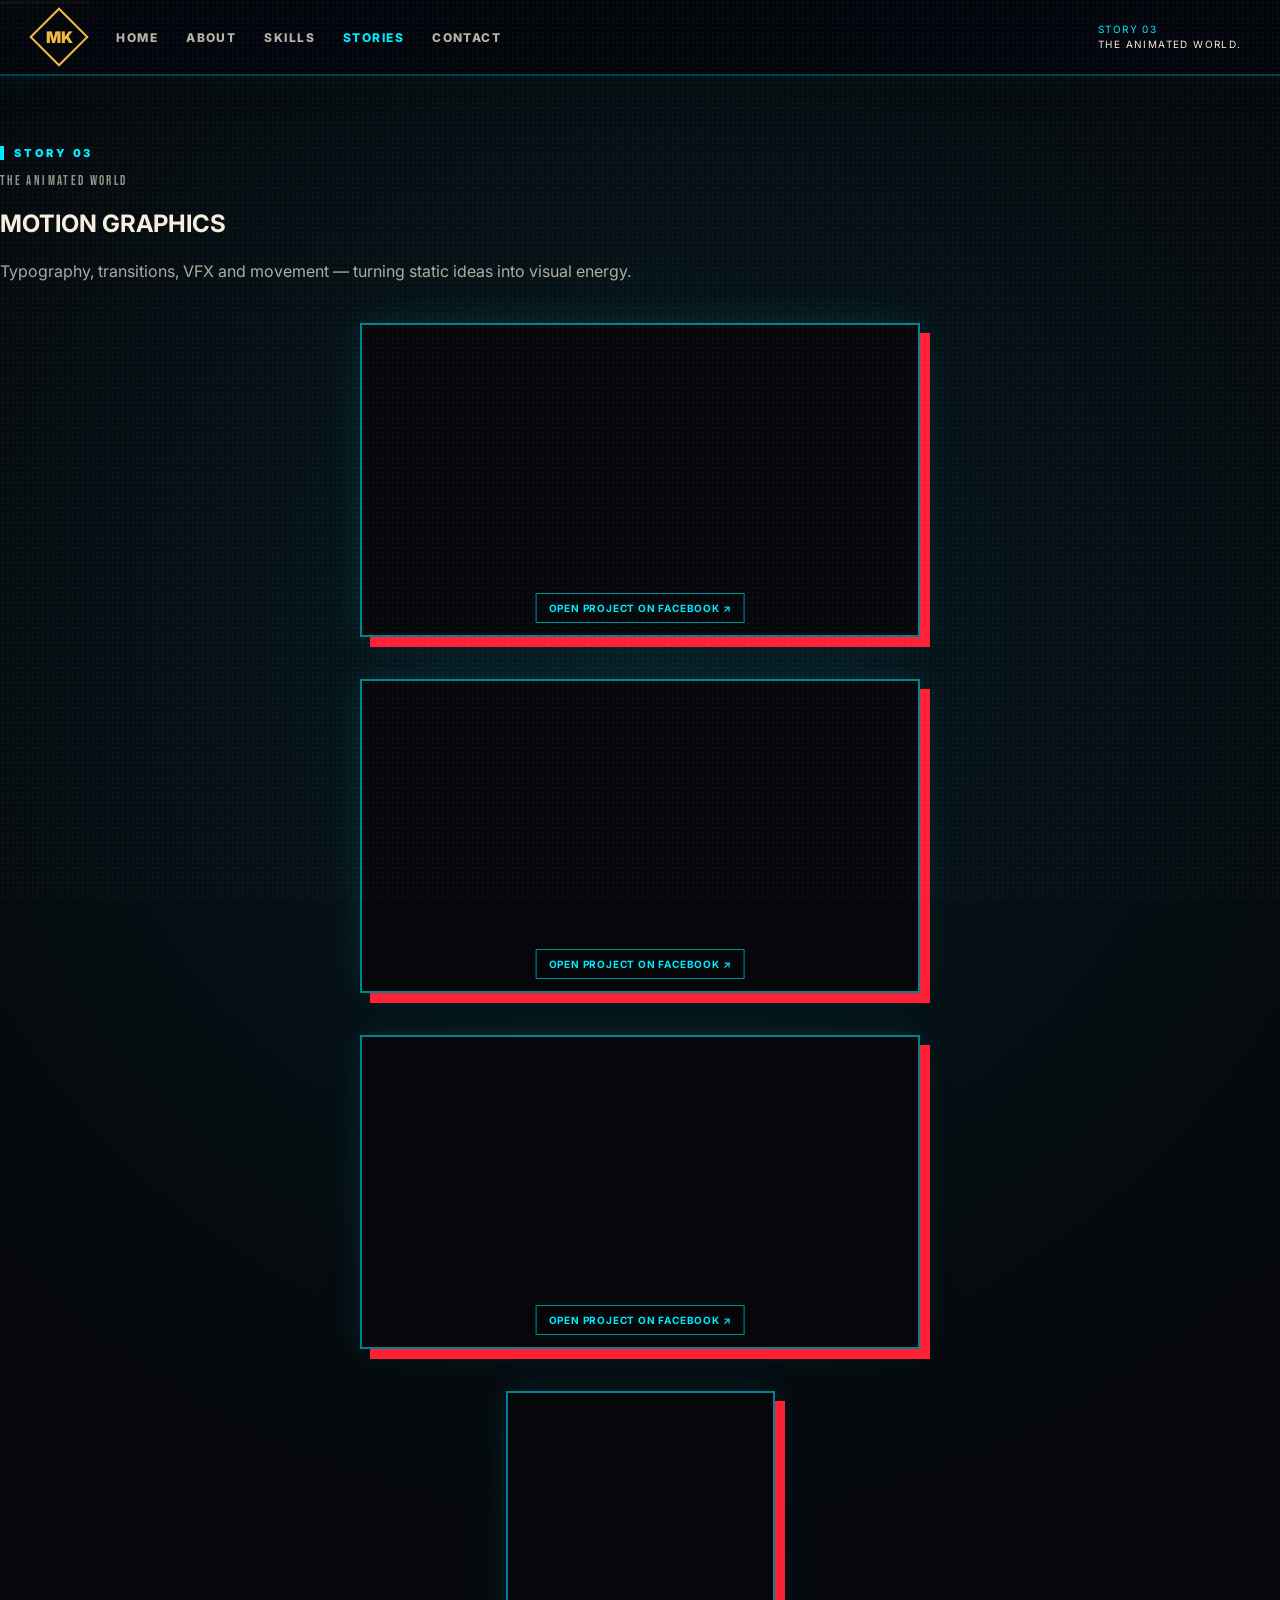
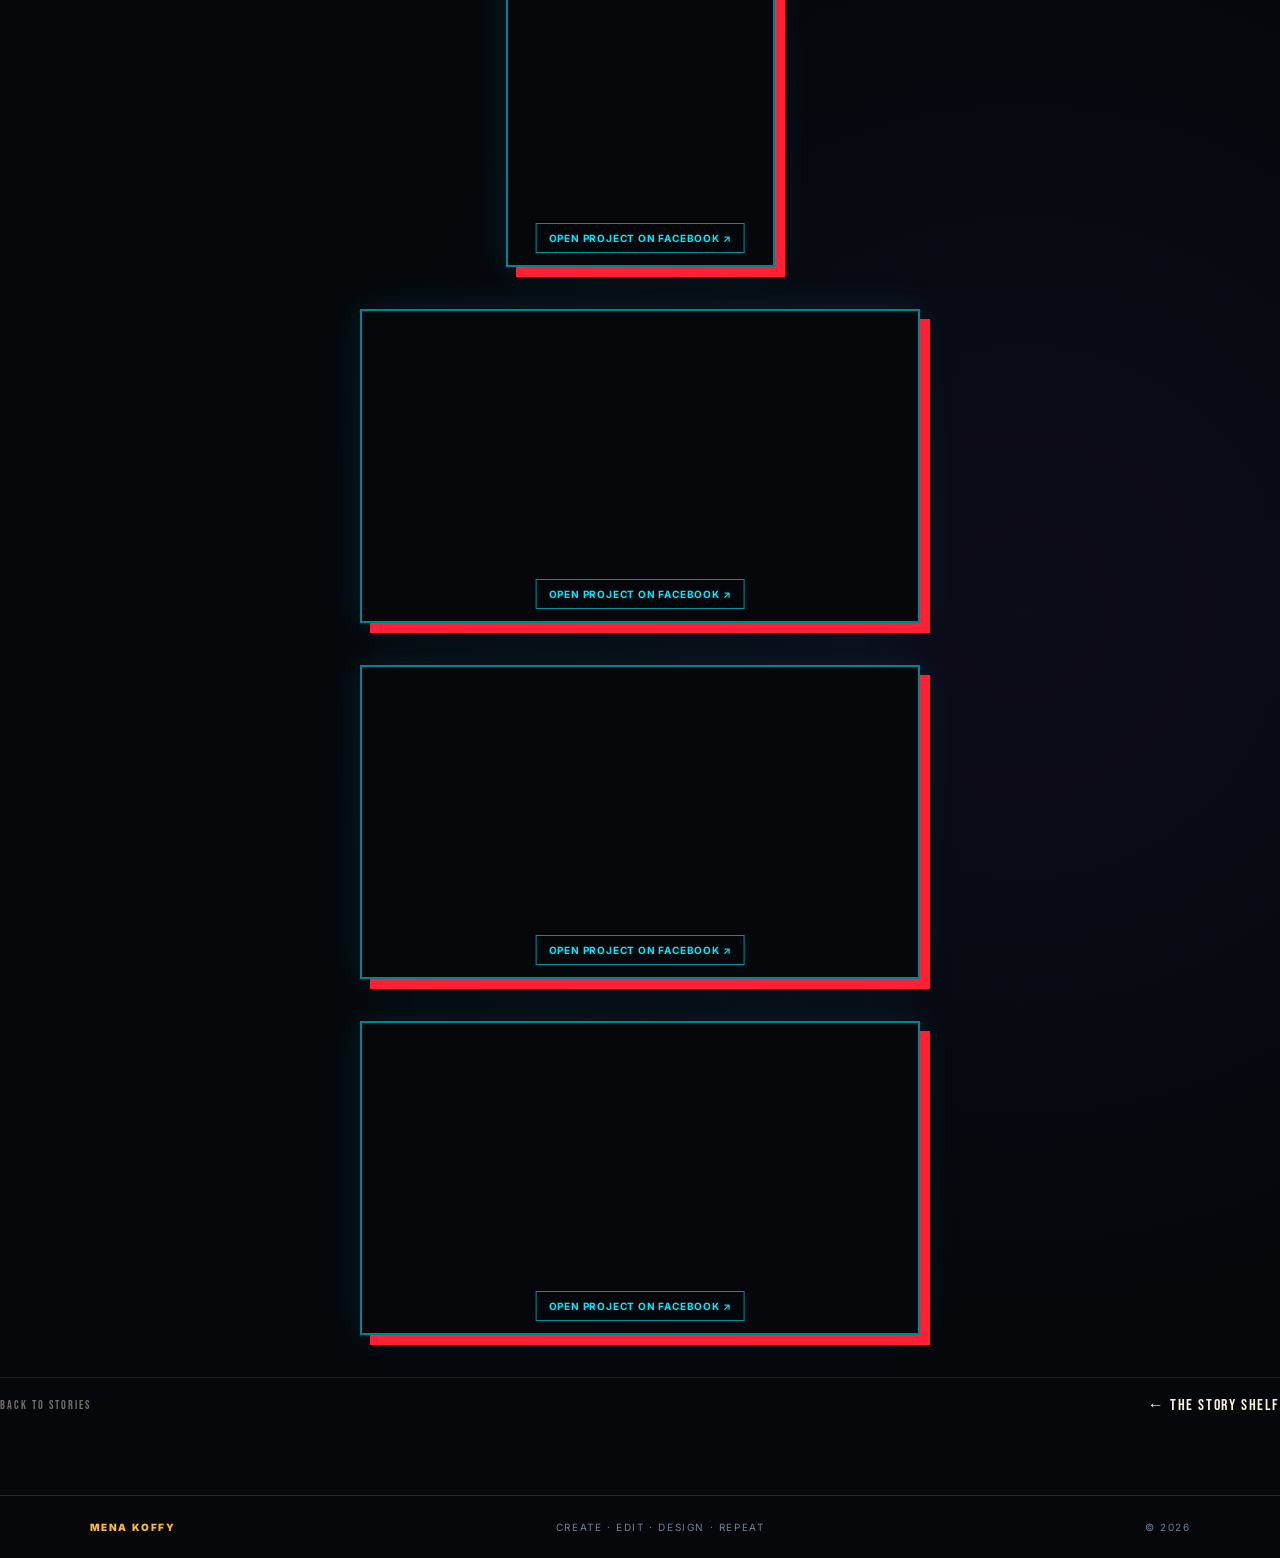
<file: motion.html>
<!doctype html>
<html lang="en">
<head>
  <meta charset="UTF-8" />
  <meta name="viewport" content="width=device-width, initial-scale=1.0" />
  <meta name="theme-color" content="#080a0f" />
  <meta name="description" content="Mena Koffy — Motion Graphics." />
  <title>MENA KOFFY — MOTION</title>
  <link rel="preconnect" href="https://fonts.googleapis.com">
  <link rel="preconnect" href="https://fonts.gstatic.com" crossorigin>
  <link href="https://fonts.googleapis.com/css2?family=Bebas+Neue&family=Inter:wght@400;500;600;700;800;900&display=swap" rel="stylesheet">
  <link rel="stylesheet" href="style.css?v=lightbox2" />
</head>
<body>
  <div class="scanlines"></div><div class="cursor-glow"></div>
  <header class="topbar">
    <a class="brand" href="index.html" aria-label="Mena Koffy home"><span>MK</span></a>
    <nav class="nav" aria-label="Primary navigation">
      <a href="index.html">HOME</a><a href="index.html#about">ABOUT</a><a href="index.html#skills">SKILLS</a>
      <a class="active" href="index.html#projects">STORIES</a><a href="index.html#contact">CONTACT</a>
    </nav>
    <div class="top-note">STORY 03<br><span>THE ANIMATED WORLD.</span></div>
    <button class="menu" aria-label="Open menu"><i></i><i></i><i></i></button>
  </header>
  <main>
    <section class="story-section" style="min-height:100vh;padding-top:140px;">
      <div class="story-heading">
        <div class="chapter-tag">STORY 03</div><span class="story-kicker">THE ANIMATED WORLD</span>
        <h1>MOTION GRAPHICS</h1>
        <p>Typography, transitions, VFX and movement — turning static ideas into visual energy.</p>
      </div>
      <div class="motion-video">
        <iframe src="https://www.facebook.com/plugins/video.php?height=314&href=https%3A%2F%2Fwww.facebook.com%2Fmena.teto.10%2Fvideos%2F4749981005058105%2F&show_text=false&width=560&t=0"
          title="Mena Koffy Motion Graphics Project"
          scrolling="no"
          frameborder="0"
          allow="autoplay; clipboard-write; encrypted-media; picture-in-picture; web-share"
          allowfullscreen></iframe>
        <a class="motion-fallback" href="https://www.facebook.com/mena.teto.10/videos/4749981005058105/" target="_blank" rel="noopener">OPEN PROJECT ON FACEBOOK ↗</a>
      </div>

      <div class="motion-video">
        <iframe src="https://www.facebook.com/plugins/video.php?height=373&href=https%3A%2F%2Fwww.facebook.com%2Fmena.teto.10%2Fvideos%2F867425220569207%2F&show_text=false&width=560&t=0"
          title="Mena Koffy Motion Graphics Project 02"
          scrolling="no"
          frameborder="0"
          allow="autoplay; clipboard-write; encrypted-media; picture-in-picture; web-share"
          allowfullscreen></iframe>
        <a class="motion-fallback" href="https://www.facebook.com/mena.teto.10/videos/867425220569207/" target="_blank" rel="noopener">OPEN PROJECT ON FACEBOOK ↗</a>
      </div>
      <div class="motion-video">
        <iframe src="https://www.facebook.com/plugins/video.php?height=314&href=https%3A%2F%2Fwww.facebook.com%2Fmena.teto.10%2Fvideos%2F318120543534271%2F&show_text=false&width=560&t=0"
          title="Mena Koffy Motion Graphics Project 05"
          scrolling="no"
          frameborder="0"
          allow="autoplay; clipboard-write; encrypted-media; picture-in-picture; web-share"
          allowfullscreen></iframe>
        <a class="motion-fallback" href="https://www.facebook.com/mena.teto.10/videos/318120543534271/" target="_blank" rel="noopener">OPEN PROJECT ON FACEBOOK ↗</a>
      </div>
      <div class="motion-video motion-vertical">
        <iframe src="https://www.facebook.com/plugins/video.php?height=476&href=https%3A%2F%2Fwww.facebook.com%2Freel%2F122628870670390%2F&show_text=false&width=267&t=0"
          title="Mena Koffy Motion Graphics Project 06"
          scrolling="no"
          frameborder="0"
          allow="autoplay; clipboard-write; encrypted-media; picture-in-picture; web-share"
          allowfullscreen></iframe>
        <a class="motion-fallback" href="https://www.facebook.com/reel/122628870670390/" target="_blank" rel="noopener">OPEN PROJECT ON FACEBOOK ↗</a>
      </div>
      <div class="motion-video motion-wide">
        <iframe src="https://www.facebook.com/plugins/video.php?height=278&href=https%3A%2F%2Fwww.facebook.com%2Fmena.teto.10%2Fvideos%2F1644893276051439%2F&show_text=false&width=560&t=0"
          title="Mena Koffy Motion Graphics Project 07"
          scrolling="no"
          frameborder="0"
          allow="autoplay; clipboard-write; encrypted-media; picture-in-picture; web-share"
          allowfullscreen></iframe>
        <a class="motion-fallback" href="https://www.facebook.com/mena.teto.10/videos/1644893276051439/" target="_blank" rel="noopener">OPEN PROJECT ON FACEBOOK ↗</a>
      </div>
      <div class="motion-video">
        <iframe src="https://www.facebook.com/plugins/video.php?height=314&href=https%3A%2F%2Fwww.facebook.com%2Fmena.teto.10%2Fvideos%2F1226031935014121%2F&show_text=false&width=560&t=0"
          title="Mena Koffy Motion Graphics Project 08"
          scrolling="no"
          frameborder="0"
          allow="autoplay; clipboard-write; encrypted-media; picture-in-picture; web-share"
          allowfullscreen></iframe>
        <a class="motion-fallback" href="https://www.facebook.com/mena.teto.10/videos/1226031935014121/" target="_blank" rel="noopener">OPEN PROJECT ON FACEBOOK ↗</a>
      </div>
      <div class="motion-video motion-wide">
        <iframe src="https://www.facebook.com/plugins/video.php?height=302&href=https%3A%2F%2Fwww.facebook.com%2Fmena.teto.10%2Fvideos%2F571059108591417%2F&show_text=false&width=560&t=0"
          title="Mena Koffy Motion Graphics Project 09"
          scrolling="no"
          frameborder="0"
          allow="autoplay; clipboard-write; encrypted-media; picture-in-picture; web-share"
          allowfullscreen></iframe>
        <a class="motion-fallback" href="https://www.facebook.com/mena.teto.10/videos/571059108591417/" target="_blank" rel="noopener">OPEN PROJECT ON FACEBOOK ↗</a>
      </div>
      <div class="story-next"><span>BACK TO STORIES</span><a href="index.html#projects">← THE STORY SHELF</a></div>
    </section>
  </main>
  <footer><span>MENA KOFFY</span><span>CREATE · EDIT · DESIGN · REPEAT</span><span>© 2026</span></footer>
  <script src="script.js"></script>
</body>
</html>
</file>
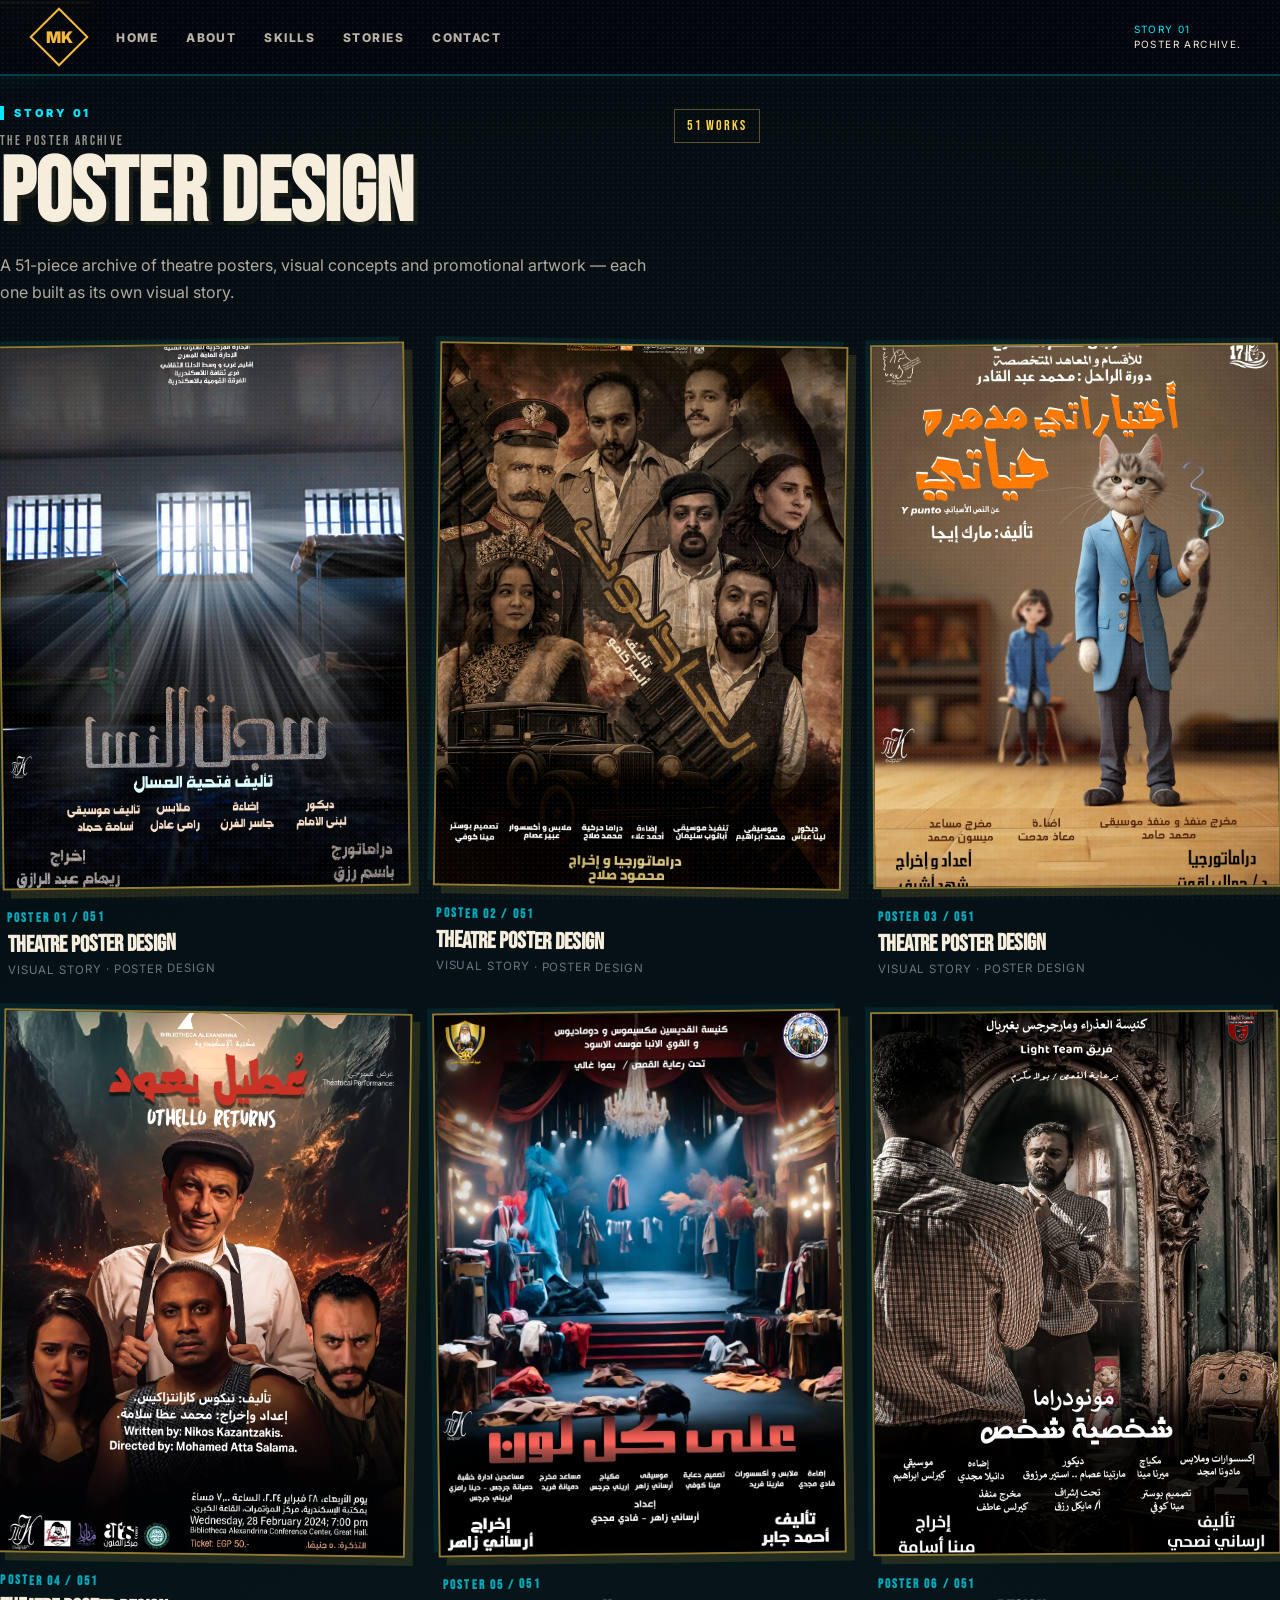
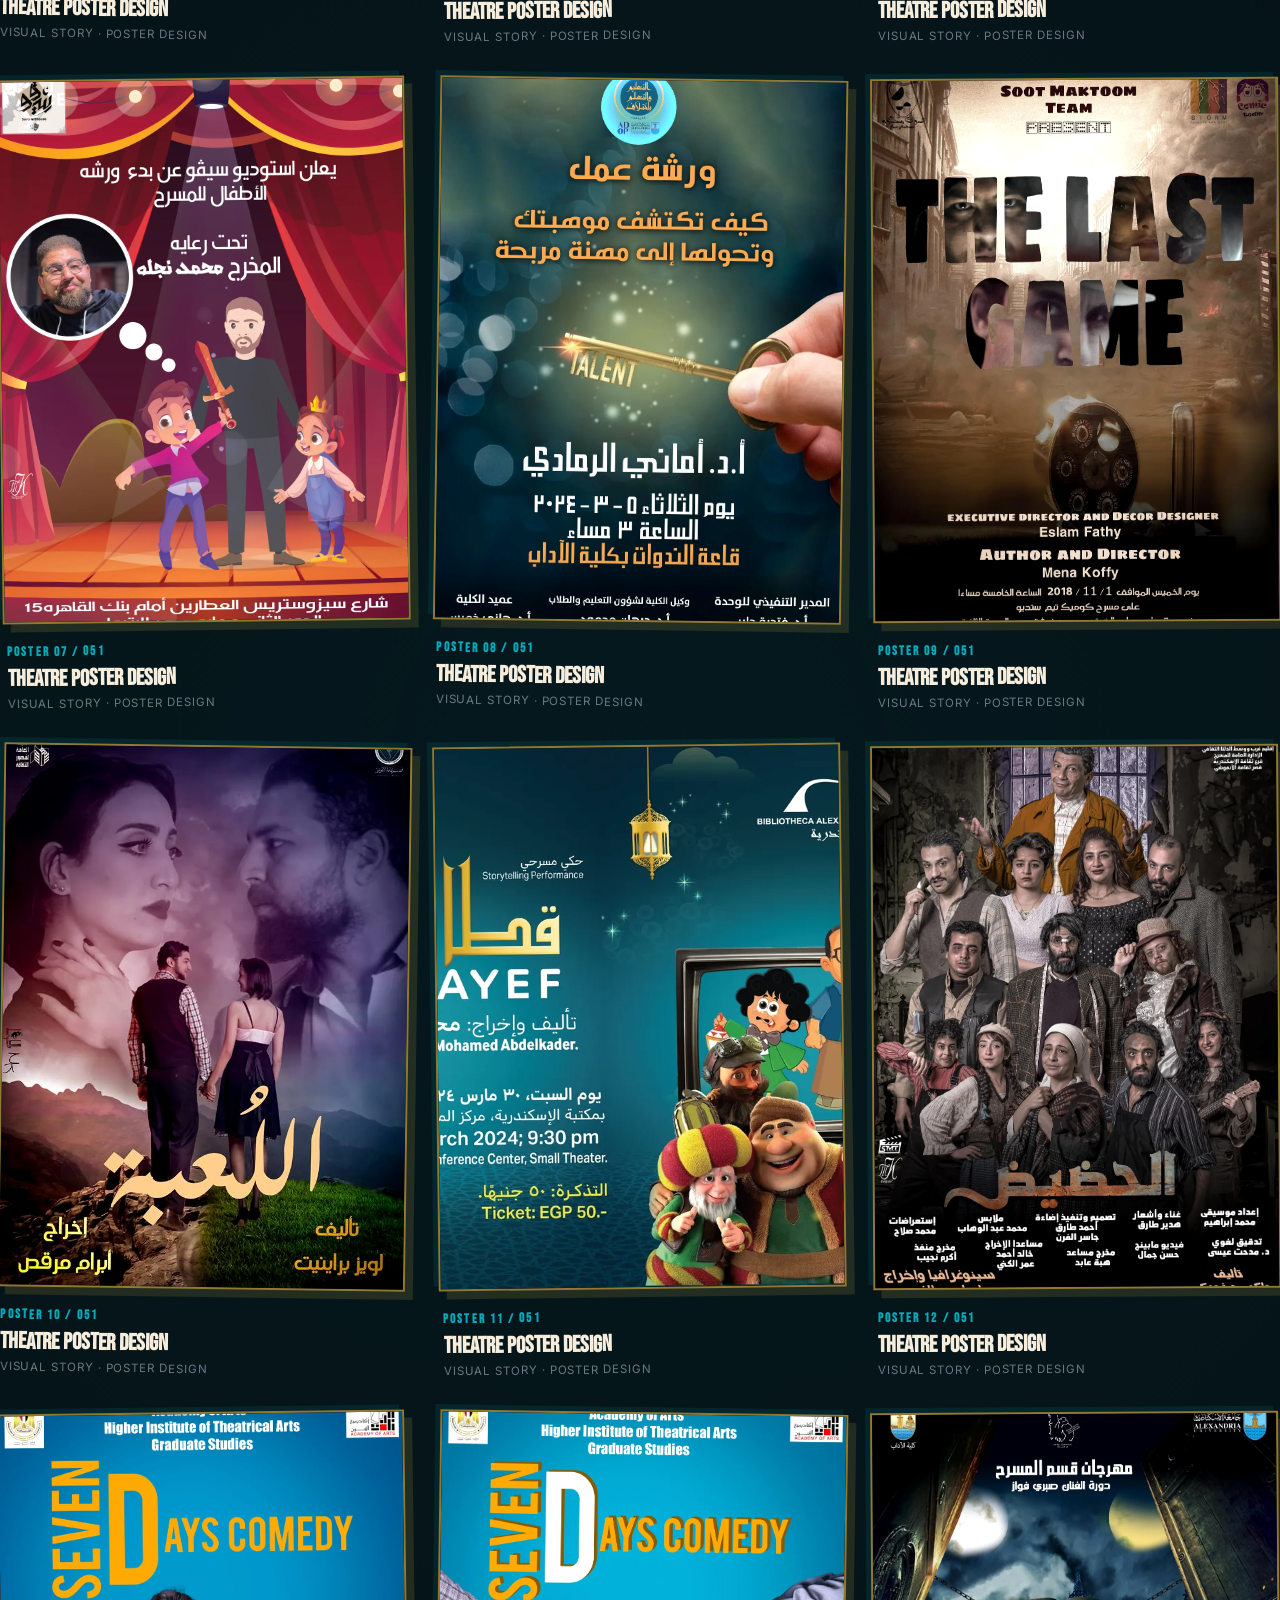
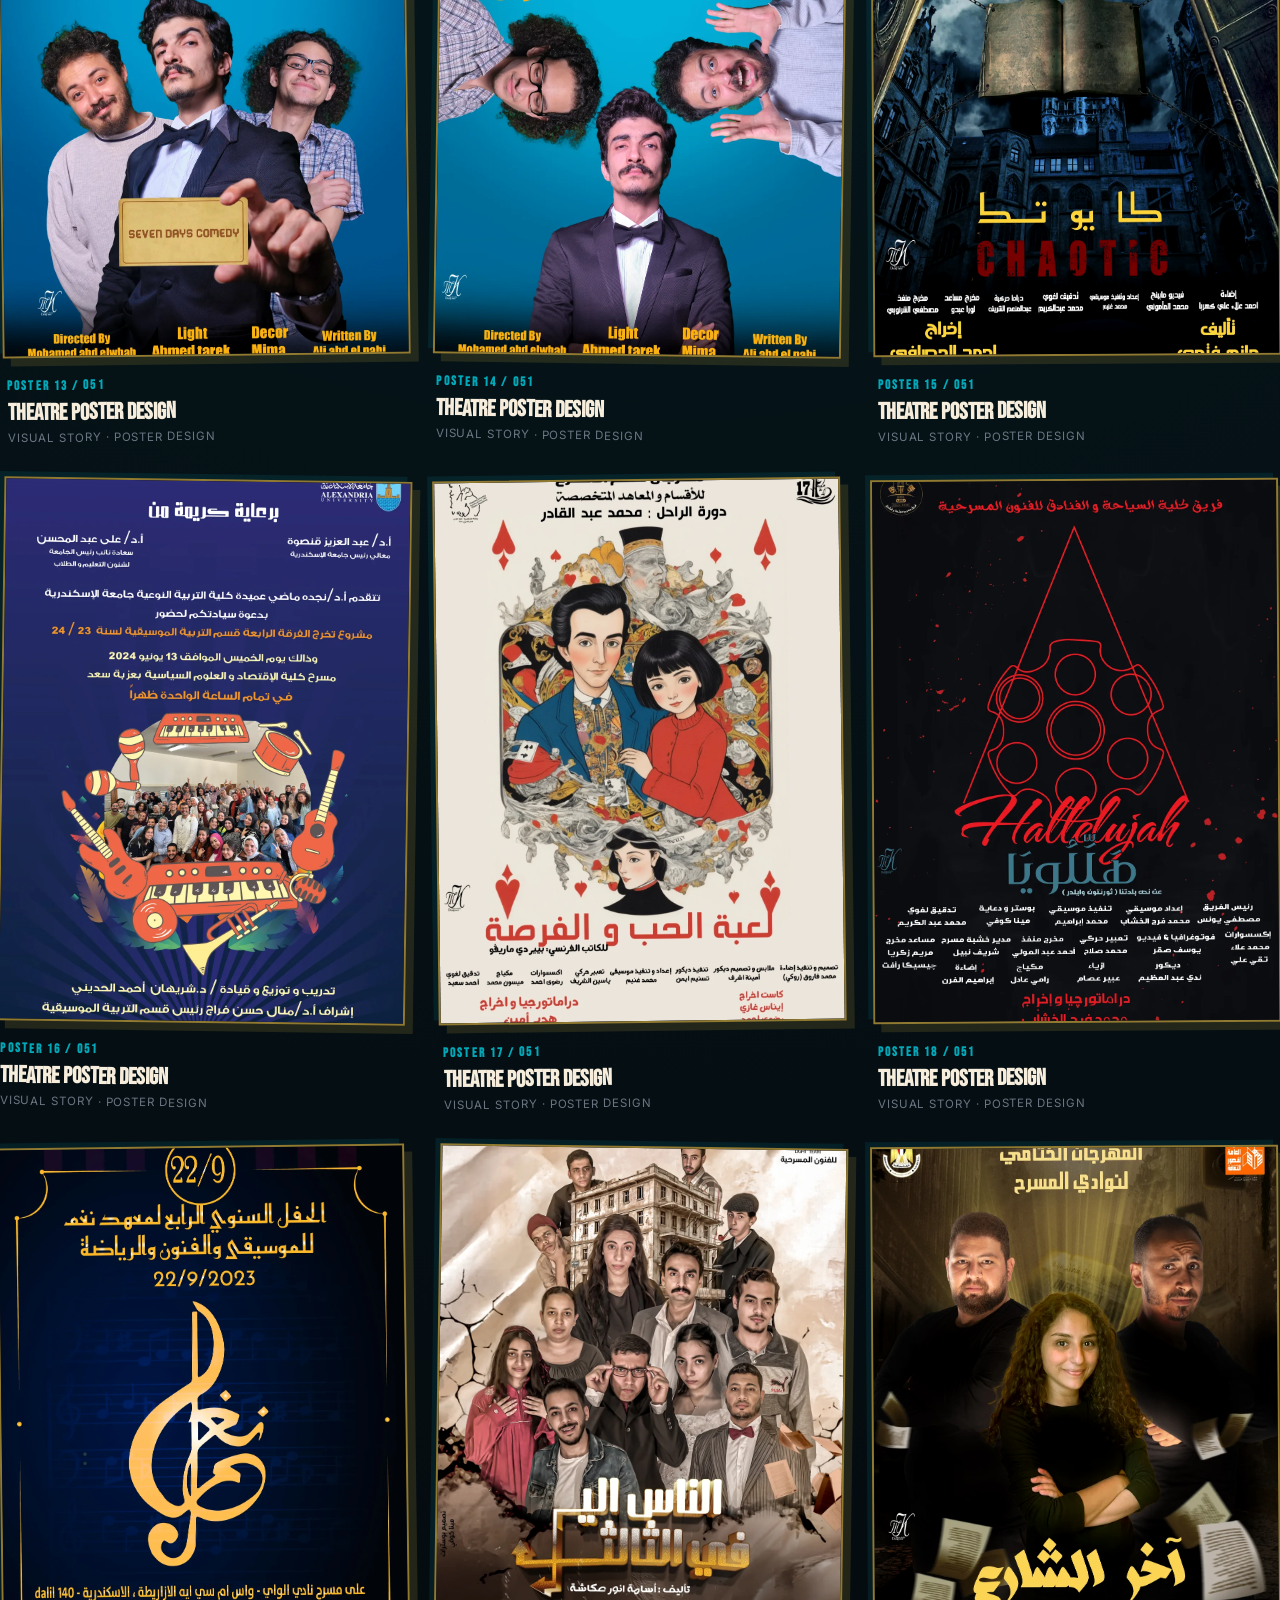
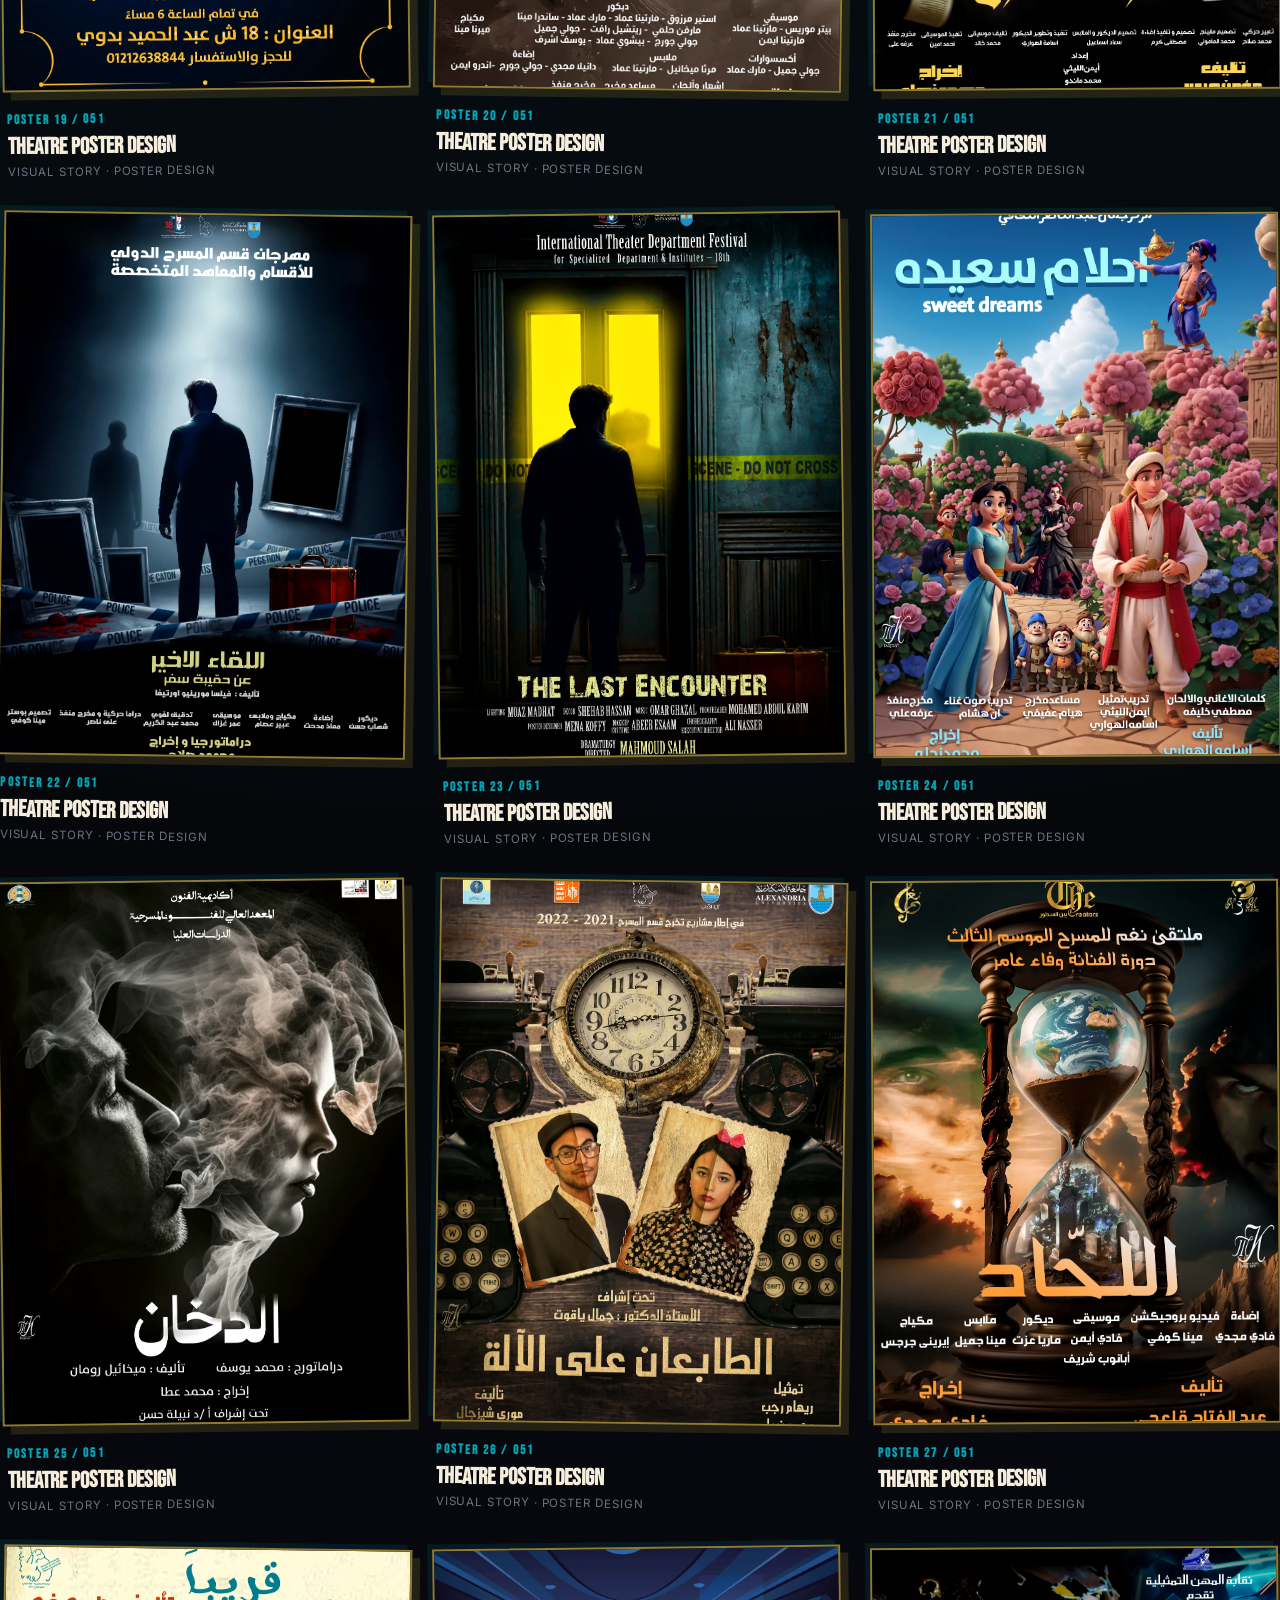
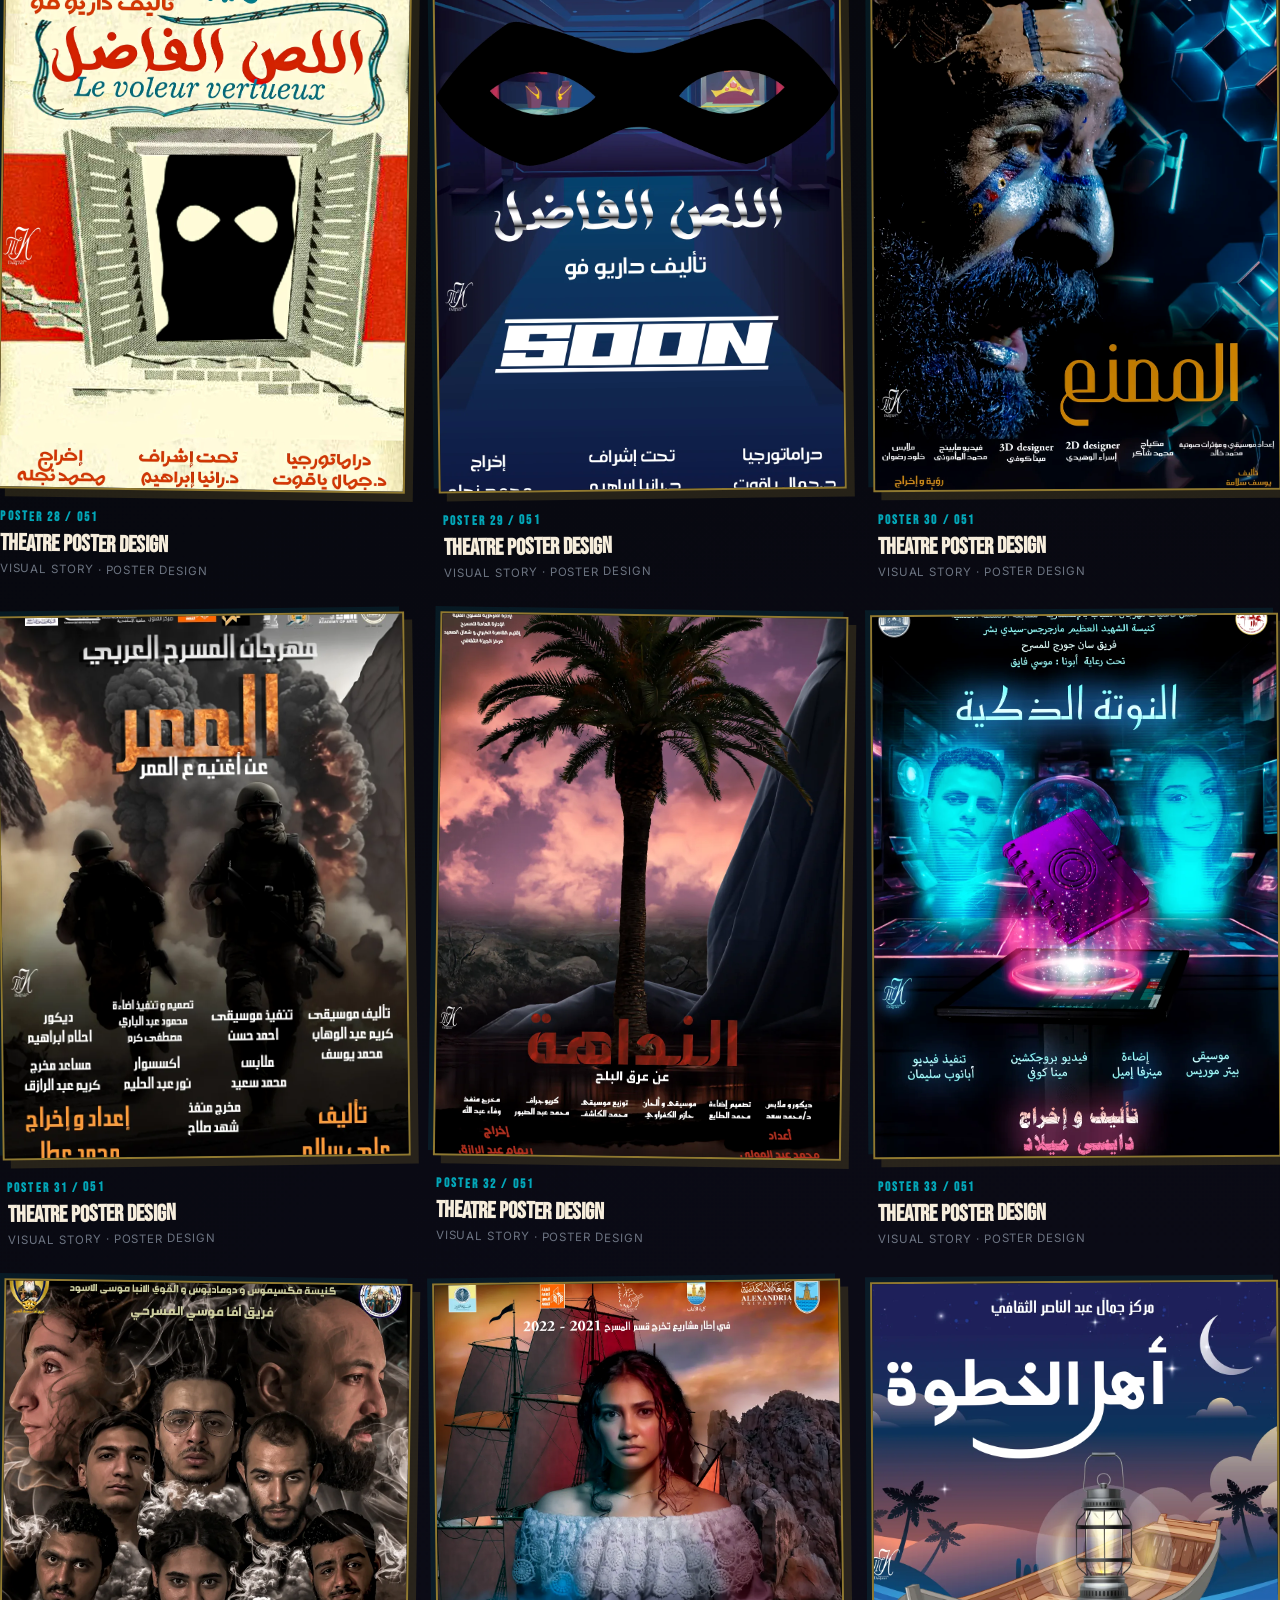
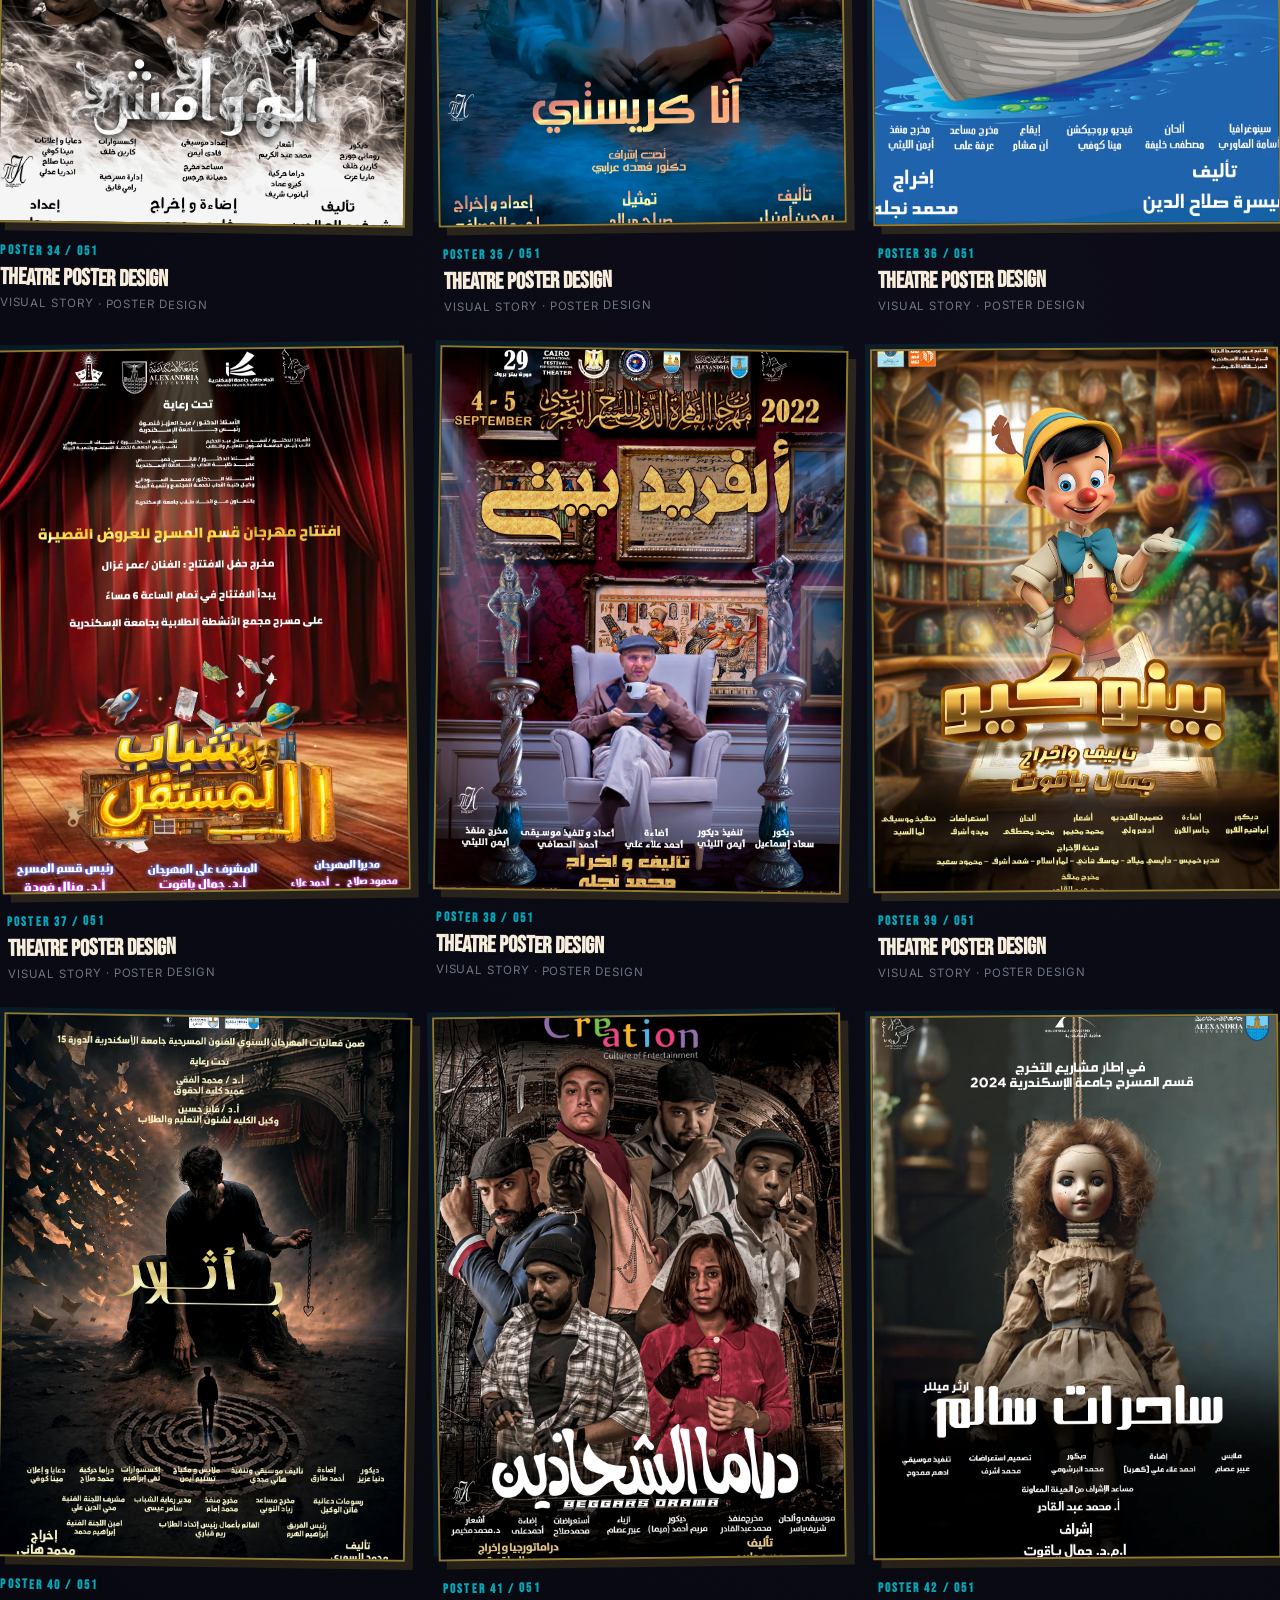
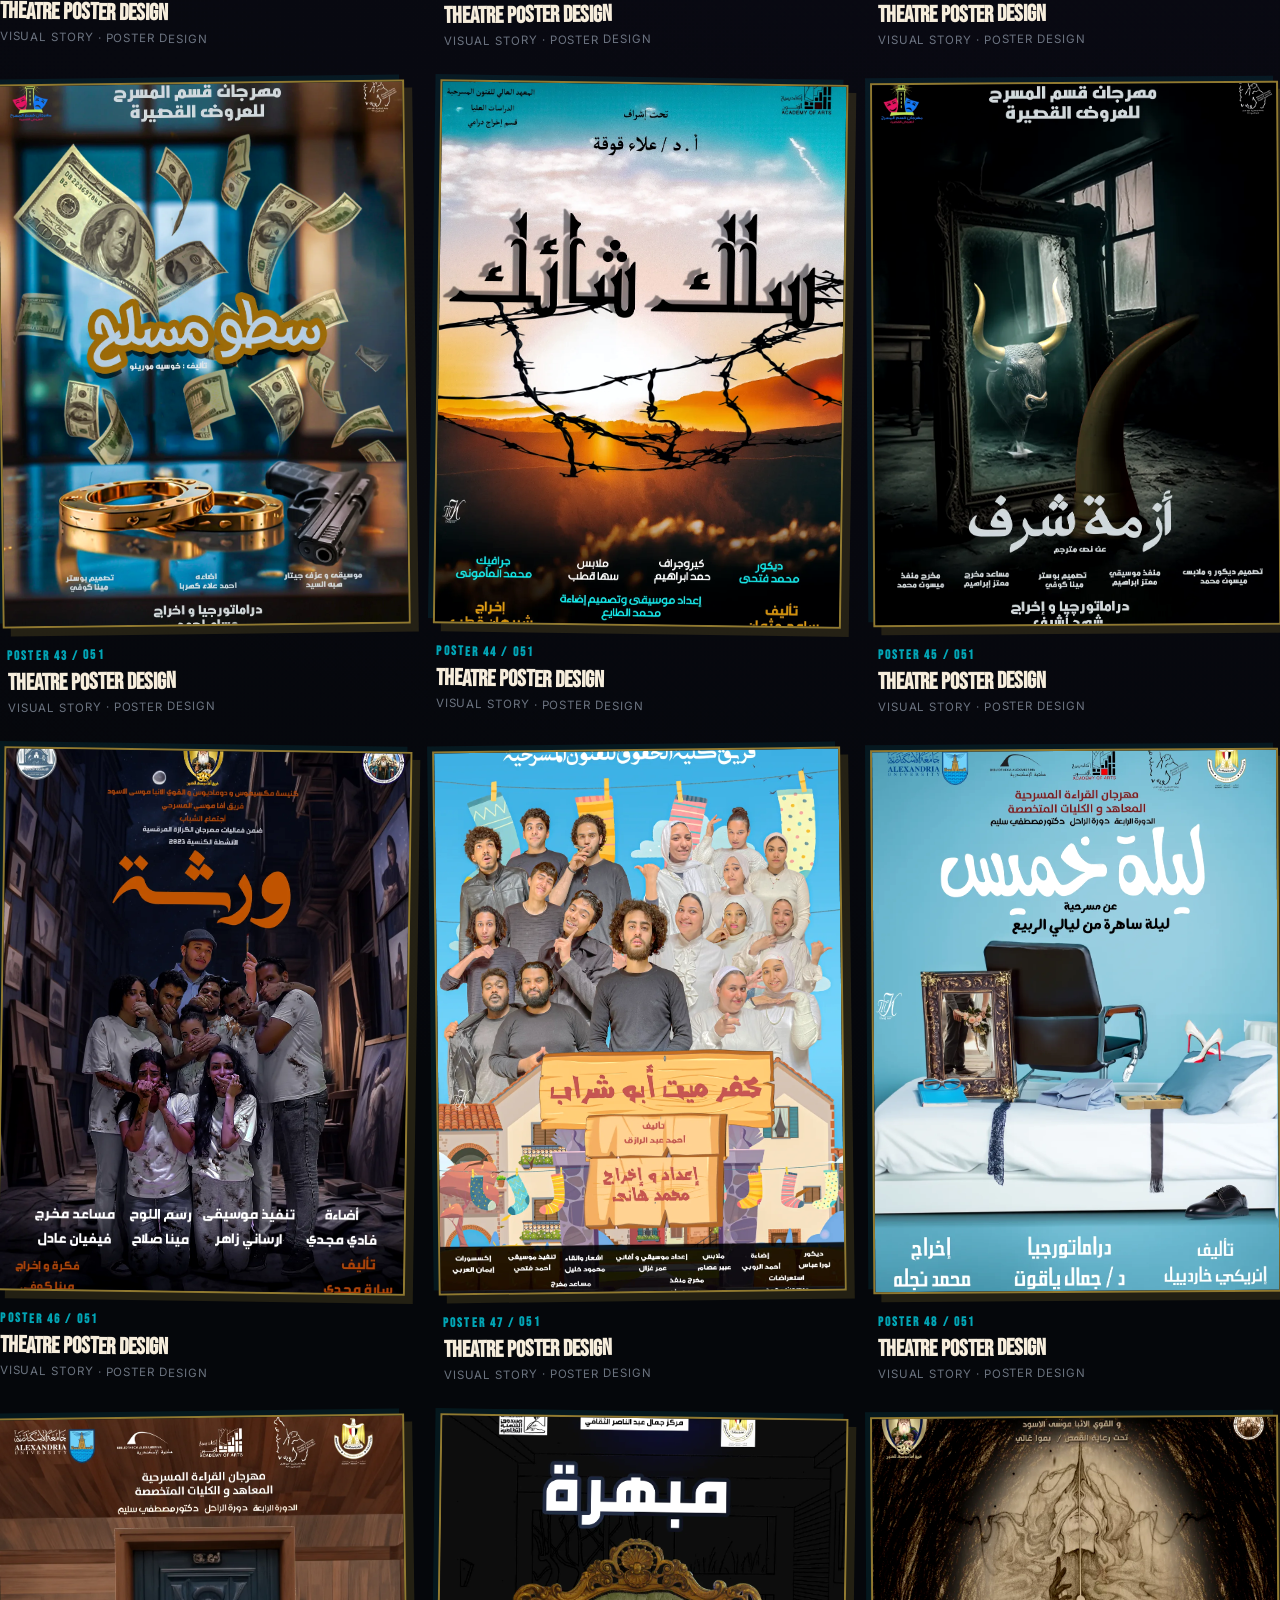
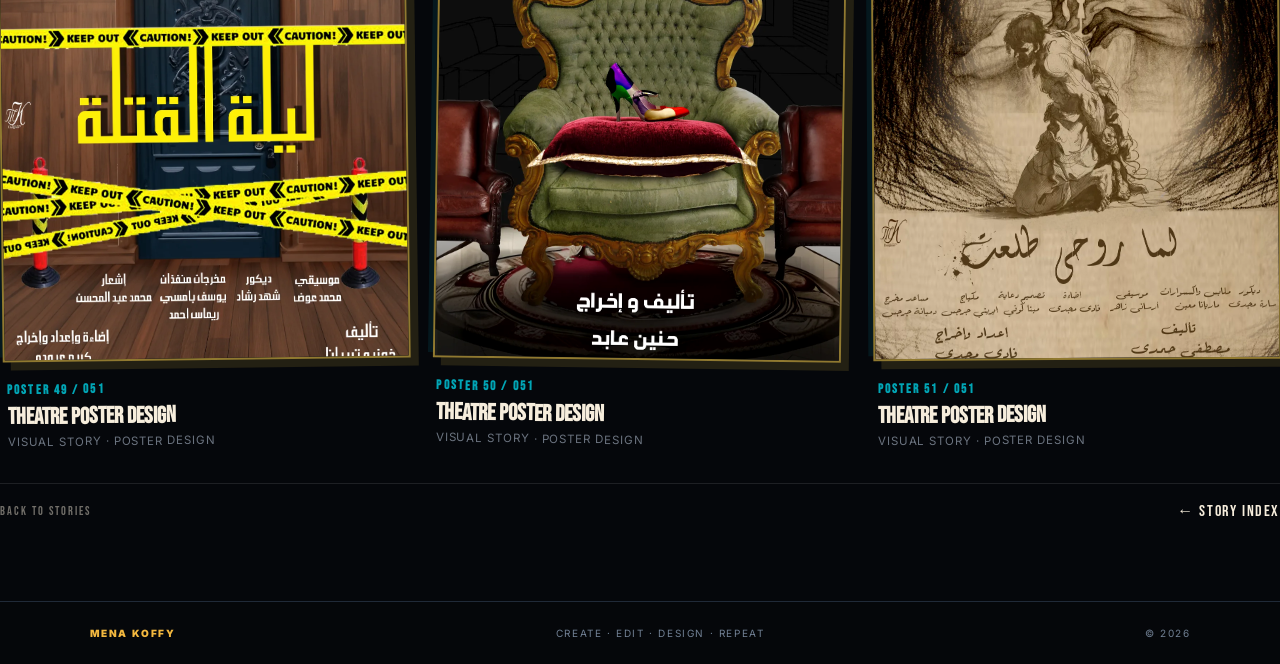
<file: posters.html>
<!doctype html>
<html lang="en">
<head>
  <meta charset="UTF-8" />
  <meta name="viewport" content="width=device-width, initial-scale=1.0" />
  <meta name="theme-color" content="#080a0f" />
  <meta name="description" content="Mena Koffy — Poster Design Archive." />
  <title>MENA KOFFY — Poster Archive</title>
  <link rel="preconnect" href="https://fonts.googleapis.com">
  <link rel="preconnect" href="https://fonts.gstatic.com" crossorigin>
  <link href="https://fonts.googleapis.com/css2?family=Bebas+Neue&family=Inter:wght@400;500;600;700;800;900&display=swap" rel="stylesheet">
  <link rel="stylesheet" href="style.css?v=lightbox2" />
</head>
<body>
  <div class="scanlines"></div>
  <div class="cursor-glow"></div>

  <header class="topbar">
    <a class="brand" href="index.html" aria-label="Mena Koffy home"><span>MK</span></a>
    <nav class="nav" aria-label="Primary navigation">
      <a href="index.html#home">HOME</a>
      <a href="index.html#about">ABOUT</a>
      <a href="index.html#skills">SKILLS</a>
      <a class="active" href="index.html#projects">STORIES</a>
      <a href="index.html#contact">CONTACT</a>
    </nav>
    <div class="top-note">STORY 01<br><span>POSTER ARCHIVE.</span></div>
  </header>

  <main>
    <section id="posters" class="story-section poster-story">
      <div class="story-heading">
        <div class="chapter-tag">STORY 01</div>
        <span class="story-kicker">THE POSTER ARCHIVE</span>
        <h2>POSTER DESIGN</h2>
        <p>A 51-piece archive of theatre posters, visual concepts and promotional artwork — each one built as its own visual story.</p>
      </div>
      <div class="poster-grid">
        <article class="poster-card"><div class="poster-frame"><img src="assets/posters/1.webp" alt="Mena Koffy poster design 01" loading="lazy"><div class="poster-scan"></div></div><div class="project-meta"><span>POSTER 01 / 051</span><h3>THEATRE POSTER DESIGN</h3><p>VISUAL STORY · POSTER DESIGN</p></div></article>
        <article class="poster-card"><div class="poster-frame"><img src="assets/posters/2.webp" alt="Mena Koffy poster design 02" loading="lazy"><div class="poster-scan"></div></div><div class="project-meta"><span>POSTER 02 / 051</span><h3>THEATRE POSTER DESIGN</h3><p>VISUAL STORY · POSTER DESIGN</p></div></article>
        <article class="poster-card"><div class="poster-frame"><img src="assets/posters/3.webp" alt="Mena Koffy poster design 03" loading="lazy"><div class="poster-scan"></div></div><div class="project-meta"><span>POSTER 03 / 051</span><h3>THEATRE POSTER DESIGN</h3><p>VISUAL STORY · POSTER DESIGN</p></div></article>
        <article class="poster-card"><div class="poster-frame"><img src="assets/posters/4.webp" alt="Mena Koffy poster design 04" loading="lazy"><div class="poster-scan"></div></div><div class="project-meta"><span>POSTER 04 / 051</span><h3>THEATRE POSTER DESIGN</h3><p>VISUAL STORY · POSTER DESIGN</p></div></article>
        <article class="poster-card"><div class="poster-frame"><img src="assets/posters/5.webp" alt="Mena Koffy poster design 05" loading="lazy"><div class="poster-scan"></div></div><div class="project-meta"><span>POSTER 05 / 051</span><h3>THEATRE POSTER DESIGN</h3><p>VISUAL STORY · POSTER DESIGN</p></div></article>
        <article class="poster-card"><div class="poster-frame"><img src="assets/posters/6.webp" alt="Mena Koffy poster design 06" loading="lazy"><div class="poster-scan"></div></div><div class="project-meta"><span>POSTER 06 / 051</span><h3>THEATRE POSTER DESIGN</h3><p>VISUAL STORY · POSTER DESIGN</p></div></article>
        <article class="poster-card"><div class="poster-frame"><img src="assets/posters/7.webp" alt="Mena Koffy poster design 07" loading="lazy"><div class="poster-scan"></div></div><div class="project-meta"><span>POSTER 07 / 051</span><h3>THEATRE POSTER DESIGN</h3><p>VISUAL STORY · POSTER DESIGN</p></div></article>
        <article class="poster-card"><div class="poster-frame"><img src="assets/posters/8.webp" alt="Mena Koffy poster design 08" loading="lazy"><div class="poster-scan"></div></div><div class="project-meta"><span>POSTER 08 / 051</span><h3>THEATRE POSTER DESIGN</h3><p>VISUAL STORY · POSTER DESIGN</p></div></article>
        <article class="poster-card"><div class="poster-frame"><img src="assets/posters/9.webp" alt="Mena Koffy poster design 09" loading="lazy"><div class="poster-scan"></div></div><div class="project-meta"><span>POSTER 09 / 051</span><h3>THEATRE POSTER DESIGN</h3><p>VISUAL STORY · POSTER DESIGN</p></div></article>
        <article class="poster-card"><div class="poster-frame"><img src="assets/posters/10.webp" alt="Mena Koffy poster design 10" loading="lazy"><div class="poster-scan"></div></div><div class="project-meta"><span>POSTER 10 / 051</span><h3>THEATRE POSTER DESIGN</h3><p>VISUAL STORY · POSTER DESIGN</p></div></article>
        <article class="poster-card"><div class="poster-frame"><img src="assets/posters/11.webp" alt="Mena Koffy poster design 11" loading="lazy"><div class="poster-scan"></div></div><div class="project-meta"><span>POSTER 11 / 051</span><h3>THEATRE POSTER DESIGN</h3><p>VISUAL STORY · POSTER DESIGN</p></div></article>
        <article class="poster-card"><div class="poster-frame"><img src="assets/posters/12.webp" alt="Mena Koffy poster design 12" loading="lazy"><div class="poster-scan"></div></div><div class="project-meta"><span>POSTER 12 / 051</span><h3>THEATRE POSTER DESIGN</h3><p>VISUAL STORY · POSTER DESIGN</p></div></article>
        <article class="poster-card"><div class="poster-frame"><img src="assets/posters/13.webp" alt="Mena Koffy poster design 13" loading="lazy"><div class="poster-scan"></div></div><div class="project-meta"><span>POSTER 13 / 051</span><h3>THEATRE POSTER DESIGN</h3><p>VISUAL STORY · POSTER DESIGN</p></div></article>
        <article class="poster-card"><div class="poster-frame"><img src="assets/posters/14.webp" alt="Mena Koffy poster design 14" loading="lazy"><div class="poster-scan"></div></div><div class="project-meta"><span>POSTER 14 / 051</span><h3>THEATRE POSTER DESIGN</h3><p>VISUAL STORY · POSTER DESIGN</p></div></article>
        <article class="poster-card"><div class="poster-frame"><img src="assets/posters/15.webp" alt="Mena Koffy poster design 15" loading="lazy"><div class="poster-scan"></div></div><div class="project-meta"><span>POSTER 15 / 051</span><h3>THEATRE POSTER DESIGN</h3><p>VISUAL STORY · POSTER DESIGN</p></div></article>
        <article class="poster-card"><div class="poster-frame"><img src="assets/posters/16.webp" alt="Mena Koffy poster design 16" loading="lazy"><div class="poster-scan"></div></div><div class="project-meta"><span>POSTER 16 / 051</span><h3>THEATRE POSTER DESIGN</h3><p>VISUAL STORY · POSTER DESIGN</p></div></article>
        <article class="poster-card"><div class="poster-frame"><img src="assets/posters/17.webp" alt="Mena Koffy poster design 17" loading="lazy"><div class="poster-scan"></div></div><div class="project-meta"><span>POSTER 17 / 051</span><h3>THEATRE POSTER DESIGN</h3><p>VISUAL STORY · POSTER DESIGN</p></div></article>
        <article class="poster-card"><div class="poster-frame"><img src="assets/posters/18.webp" alt="Mena Koffy poster design 18" loading="lazy"><div class="poster-scan"></div></div><div class="project-meta"><span>POSTER 18 / 051</span><h3>THEATRE POSTER DESIGN</h3><p>VISUAL STORY · POSTER DESIGN</p></div></article>
        <article class="poster-card"><div class="poster-frame"><img src="assets/posters/19.webp" alt="Mena Koffy poster design 19" loading="lazy"><div class="poster-scan"></div></div><div class="project-meta"><span>POSTER 19 / 051</span><h3>THEATRE POSTER DESIGN</h3><p>VISUAL STORY · POSTER DESIGN</p></div></article>
        <article class="poster-card"><div class="poster-frame"><img src="assets/posters/20.webp" alt="Mena Koffy poster design 20" loading="lazy"><div class="poster-scan"></div></div><div class="project-meta"><span>POSTER 20 / 051</span><h3>THEATRE POSTER DESIGN</h3><p>VISUAL STORY · POSTER DESIGN</p></div></article>
        <article class="poster-card"><div class="poster-frame"><img src="assets/posters/21.webp" alt="Mena Koffy poster design 21" loading="lazy"><div class="poster-scan"></div></div><div class="project-meta"><span>POSTER 21 / 051</span><h3>THEATRE POSTER DESIGN</h3><p>VISUAL STORY · POSTER DESIGN</p></div></article>
        <article class="poster-card"><div class="poster-frame"><img src="assets/posters/22.webp" alt="Mena Koffy poster design 22" loading="lazy"><div class="poster-scan"></div></div><div class="project-meta"><span>POSTER 22 / 051</span><h3>THEATRE POSTER DESIGN</h3><p>VISUAL STORY · POSTER DESIGN</p></div></article>
        <article class="poster-card"><div class="poster-frame"><img src="assets/posters/23.webp" alt="Mena Koffy poster design 23" loading="lazy"><div class="poster-scan"></div></div><div class="project-meta"><span>POSTER 23 / 051</span><h3>THEATRE POSTER DESIGN</h3><p>VISUAL STORY · POSTER DESIGN</p></div></article>
        <article class="poster-card"><div class="poster-frame"><img src="assets/posters/24.webp" alt="Mena Koffy poster design 24" loading="lazy"><div class="poster-scan"></div></div><div class="project-meta"><span>POSTER 24 / 051</span><h3>THEATRE POSTER DESIGN</h3><p>VISUAL STORY · POSTER DESIGN</p></div></article>
        <article class="poster-card"><div class="poster-frame"><img src="assets/posters/25.webp" alt="Mena Koffy poster design 25" loading="lazy"><div class="poster-scan"></div></div><div class="project-meta"><span>POSTER 25 / 051</span><h3>THEATRE POSTER DESIGN</h3><p>VISUAL STORY · POSTER DESIGN</p></div></article>
        <article class="poster-card"><div class="poster-frame"><img src="assets/posters/26.webp" alt="Mena Koffy poster design 26" loading="lazy"><div class="poster-scan"></div></div><div class="project-meta"><span>POSTER 26 / 051</span><h3>THEATRE POSTER DESIGN</h3><p>VISUAL STORY · POSTER DESIGN</p></div></article>
        <article class="poster-card"><div class="poster-frame"><img src="assets/posters/27.webp" alt="Mena Koffy poster design 27" loading="lazy"><div class="poster-scan"></div></div><div class="project-meta"><span>POSTER 27 / 051</span><h3>THEATRE POSTER DESIGN</h3><p>VISUAL STORY · POSTER DESIGN</p></div></article>
        <article class="poster-card"><div class="poster-frame"><img src="assets/posters/28.webp" alt="Mena Koffy poster design 28" loading="lazy"><div class="poster-scan"></div></div><div class="project-meta"><span>POSTER 28 / 051</span><h3>THEATRE POSTER DESIGN</h3><p>VISUAL STORY · POSTER DESIGN</p></div></article>
        <article class="poster-card"><div class="poster-frame"><img src="assets/posters/29.webp" alt="Mena Koffy poster design 29" loading="lazy"><div class="poster-scan"></div></div><div class="project-meta"><span>POSTER 29 / 051</span><h3>THEATRE POSTER DESIGN</h3><p>VISUAL STORY · POSTER DESIGN</p></div></article>
        <article class="poster-card"><div class="poster-frame"><img src="assets/posters/30.webp" alt="Mena Koffy poster design 30" loading="lazy"><div class="poster-scan"></div></div><div class="project-meta"><span>POSTER 30 / 051</span><h3>THEATRE POSTER DESIGN</h3><p>VISUAL STORY · POSTER DESIGN</p></div></article>
        <article class="poster-card"><div class="poster-frame"><img src="assets/posters/31.webp" alt="Mena Koffy poster design 31" loading="lazy"><div class="poster-scan"></div></div><div class="project-meta"><span>POSTER 31 / 051</span><h3>THEATRE POSTER DESIGN</h3><p>VISUAL STORY · POSTER DESIGN</p></div></article>
        <article class="poster-card"><div class="poster-frame"><img src="assets/posters/32.webp" alt="Mena Koffy poster design 32" loading="lazy"><div class="poster-scan"></div></div><div class="project-meta"><span>POSTER 32 / 051</span><h3>THEATRE POSTER DESIGN</h3><p>VISUAL STORY · POSTER DESIGN</p></div></article>
        <article class="poster-card"><div class="poster-frame"><img src="assets/posters/33.webp" alt="Mena Koffy poster design 33" loading="lazy"><div class="poster-scan"></div></div><div class="project-meta"><span>POSTER 33 / 051</span><h3>THEATRE POSTER DESIGN</h3><p>VISUAL STORY · POSTER DESIGN</p></div></article>
        <article class="poster-card"><div class="poster-frame"><img src="assets/posters/34.webp" alt="Mena Koffy poster design 34" loading="lazy"><div class="poster-scan"></div></div><div class="project-meta"><span>POSTER 34 / 051</span><h3>THEATRE POSTER DESIGN</h3><p>VISUAL STORY · POSTER DESIGN</p></div></article>
        <article class="poster-card"><div class="poster-frame"><img src="assets/posters/35.webp" alt="Mena Koffy poster design 35" loading="lazy"><div class="poster-scan"></div></div><div class="project-meta"><span>POSTER 35 / 051</span><h3>THEATRE POSTER DESIGN</h3><p>VISUAL STORY · POSTER DESIGN</p></div></article>
        <article class="poster-card"><div class="poster-frame"><img src="assets/posters/36.webp" alt="Mena Koffy poster design 36" loading="lazy"><div class="poster-scan"></div></div><div class="project-meta"><span>POSTER 36 / 051</span><h3>THEATRE POSTER DESIGN</h3><p>VISUAL STORY · POSTER DESIGN</p></div></article>
        <article class="poster-card"><div class="poster-frame"><img src="assets/posters/37.webp" alt="Mena Koffy poster design 37" loading="lazy"><div class="poster-scan"></div></div><div class="project-meta"><span>POSTER 37 / 051</span><h3>THEATRE POSTER DESIGN</h3><p>VISUAL STORY · POSTER DESIGN</p></div></article>
        <article class="poster-card"><div class="poster-frame"><img src="assets/posters/38.webp" alt="Mena Koffy poster design 38" loading="lazy"><div class="poster-scan"></div></div><div class="project-meta"><span>POSTER 38 / 051</span><h3>THEATRE POSTER DESIGN</h3><p>VISUAL STORY · POSTER DESIGN</p></div></article>
        <article class="poster-card"><div class="poster-frame"><img src="assets/posters/39.webp" alt="Mena Koffy poster design 39" loading="lazy"><div class="poster-scan"></div></div><div class="project-meta"><span>POSTER 39 / 051</span><h3>THEATRE POSTER DESIGN</h3><p>VISUAL STORY · POSTER DESIGN</p></div></article>
        <article class="poster-card"><div class="poster-frame"><img src="assets/posters/40.webp" alt="Mena Koffy poster design 40" loading="lazy"><div class="poster-scan"></div></div><div class="project-meta"><span>POSTER 40 / 051</span><h3>THEATRE POSTER DESIGN</h3><p>VISUAL STORY · POSTER DESIGN</p></div></article>
        <article class="poster-card"><div class="poster-frame"><img src="assets/posters/41.webp" alt="Mena Koffy poster design 41" loading="lazy"><div class="poster-scan"></div></div><div class="project-meta"><span>POSTER 41 / 051</span><h3>THEATRE POSTER DESIGN</h3><p>VISUAL STORY · POSTER DESIGN</p></div></article>
        <article class="poster-card"><div class="poster-frame"><img src="assets/posters/42.webp" alt="Mena Koffy poster design 42" loading="lazy"><div class="poster-scan"></div></div><div class="project-meta"><span>POSTER 42 / 051</span><h3>THEATRE POSTER DESIGN</h3><p>VISUAL STORY · POSTER DESIGN</p></div></article>
        <article class="poster-card"><div class="poster-frame"><img src="assets/posters/43.webp" alt="Mena Koffy poster design 43" loading="lazy"><div class="poster-scan"></div></div><div class="project-meta"><span>POSTER 43 / 051</span><h3>THEATRE POSTER DESIGN</h3><p>VISUAL STORY · POSTER DESIGN</p></div></article>
        <article class="poster-card"><div class="poster-frame"><img src="assets/posters/44.webp" alt="Mena Koffy poster design 44" loading="lazy"><div class="poster-scan"></div></div><div class="project-meta"><span>POSTER 44 / 051</span><h3>THEATRE POSTER DESIGN</h3><p>VISUAL STORY · POSTER DESIGN</p></div></article>
        <article class="poster-card"><div class="poster-frame"><img src="assets/posters/45.webp" alt="Mena Koffy poster design 45" loading="lazy"><div class="poster-scan"></div></div><div class="project-meta"><span>POSTER 45 / 051</span><h3>THEATRE POSTER DESIGN</h3><p>VISUAL STORY · POSTER DESIGN</p></div></article>
        <article class="poster-card"><div class="poster-frame"><img src="assets/posters/46.webp" alt="Mena Koffy poster design 46" loading="lazy"><div class="poster-scan"></div></div><div class="project-meta"><span>POSTER 46 / 051</span><h3>THEATRE POSTER DESIGN</h3><p>VISUAL STORY · POSTER DESIGN</p></div></article>
        <article class="poster-card"><div class="poster-frame"><img src="assets/posters/47.webp" alt="Mena Koffy poster design 47" loading="lazy"><div class="poster-scan"></div></div><div class="project-meta"><span>POSTER 47 / 051</span><h3>THEATRE POSTER DESIGN</h3><p>VISUAL STORY · POSTER DESIGN</p></div></article>
        <article class="poster-card"><div class="poster-frame"><img src="assets/posters/48.webp" alt="Mena Koffy poster design 48" loading="lazy"><div class="poster-scan"></div></div><div class="project-meta"><span>POSTER 48 / 051</span><h3>THEATRE POSTER DESIGN</h3><p>VISUAL STORY · POSTER DESIGN</p></div></article>
        <article class="poster-card"><div class="poster-frame"><img src="assets/posters/49.webp" alt="Mena Koffy poster design 49" loading="lazy"><div class="poster-scan"></div></div><div class="project-meta"><span>POSTER 49 / 051</span><h3>THEATRE POSTER DESIGN</h3><p>VISUAL STORY · POSTER DESIGN</p></div></article>
        <article class="poster-card"><div class="poster-frame"><img src="assets/posters/50.webp" alt="Mena Koffy poster design 50" loading="lazy"><div class="poster-scan"></div></div><div class="project-meta"><span>POSTER 50 / 051</span><h3>THEATRE POSTER DESIGN</h3><p>VISUAL STORY · POSTER DESIGN</p></div></article>
        <article class="poster-card"><div class="poster-frame"><img src="assets/posters/51.webp" alt="Mena Koffy poster design 51" loading="lazy"><div class="poster-scan"></div></div><div class="project-meta"><span>POSTER 51 / 051</span><h3>THEATRE POSTER DESIGN</h3><p>VISUAL STORY · POSTER DESIGN</p></div></article>
      </div>
      <div class="story-next"><span>BACK TO STORIES</span><a href="index.html#projects">← STORY INDEX</a></div>
    </section>
  </main>

  <footer><span>MENA KOFFY</span><span>CREATE · EDIT · DESIGN · REPEAT</span><span>© 2026</span></footer>
  <script src="script.js"></script>
</body>
</html>
</file>
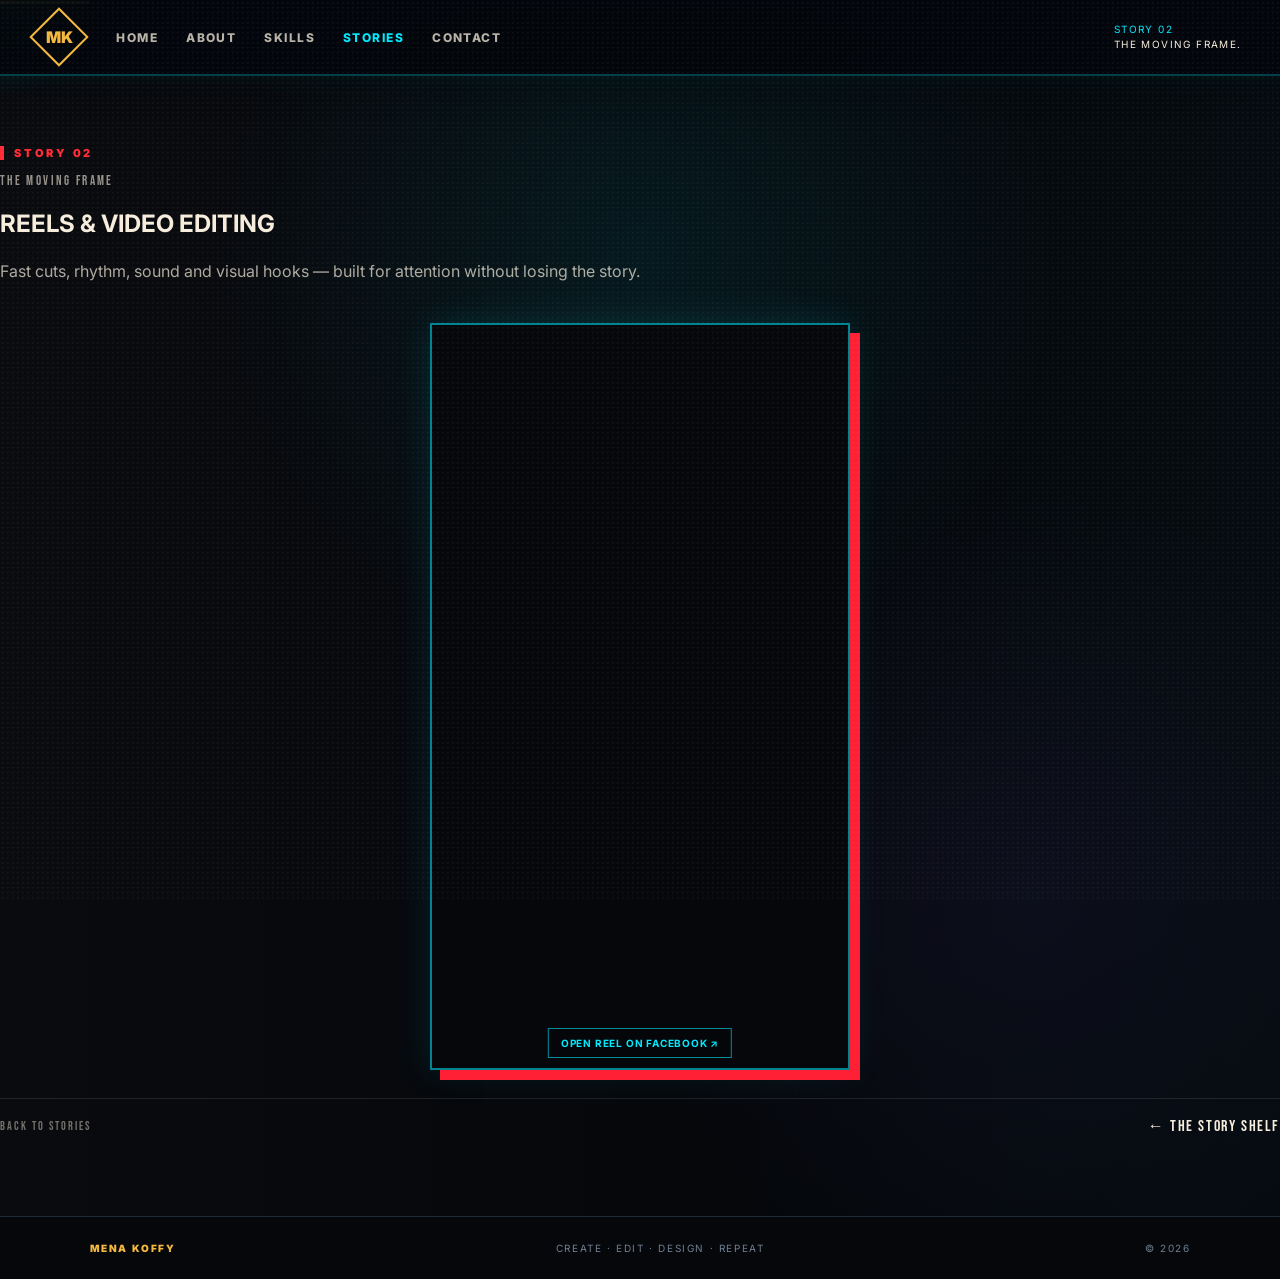
<file: reels.html>
<!doctype html>
<html lang="en">
<head>
  <meta charset="UTF-8" />
  <meta name="viewport" content="width=device-width, initial-scale=1.0" />
  <meta name="theme-color" content="#080a0f" />
  <meta name="description" content="Mena Koffy — Reels & Video Editing." />
  <title>MENA KOFFY — REELS</title>
  <link rel="preconnect" href="https://fonts.googleapis.com">
  <link rel="preconnect" href="https://fonts.gstatic.com" crossorigin>
  <link href="https://fonts.googleapis.com/css2?family=Bebas+Neue&family=Inter:wght@400;500;600;700;800;900&display=swap" rel="stylesheet">
  <link rel="stylesheet" href="style.css?v=lightbox2" />
</head>
<body>
  <div class="scanlines"></div>
  <div class="cursor-glow"></div>
  <header class="topbar">
    <a class="brand" href="index.html" aria-label="Mena Koffy home"><span>MK</span></a>
    <nav class="nav" aria-label="Primary navigation">
      <a href="index.html">HOME</a>
      <a href="index.html#about">ABOUT</a>
      <a href="index.html#skills">SKILLS</a>
      <a class="active" href="index.html#projects">STORIES</a>
      <a href="index.html#contact">CONTACT</a>
    </nav>
    <div class="top-note">STORY 02<br><span>THE MOVING FRAME.</span></div>
    <button class="menu" aria-label="Open menu"><i></i><i></i><i></i></button>
  </header>

  <main>
    <section class="story-section dark-story" style="min-height:100vh;padding-top:140px;">
      <div class="story-heading">
        <div class="chapter-tag red">STORY 02</div>
        <span class="story-kicker">THE MOVING FRAME</span>
        <h1>REELS &amp; VIDEO EDITING</h1>
        <p>Fast cuts, rhythm, sound and visual hooks — built for attention without losing the story.</p>
      </div>

      <div class="reel-facebook">
        <iframe src="https://www.facebook.com/plugins/video.php?href=https%3A%2F%2Fwww.facebook.com%2Freel%2F1617449893313811%2F&show_text=false&width=500&height=889"
          title="Mena Koffy Reel"
          scrolling="no"
          frameborder="0"
          allow="autoplay; clipboard-write; encrypted-media; picture-in-picture; web-share"
          allowfullscreen></iframe>
        <a class="reel-fallback" href="https://www.facebook.com/reel/1617449893313811" target="_blank" rel="noopener">OPEN REEL ON FACEBOOK ↗</a>
      </div>

      <div class="story-next">
        <span>BACK TO STORIES</span>
        <a href="index.html#projects">← THE STORY SHELF</a>
      </div>
    </section>
  </main>

  <footer><span>MENA KOFFY</span><span>CREATE · EDIT · DESIGN · REPEAT</span><span>© 2026</span></footer>
  <script src="script.js"></script>
</body>
</html>
</file>
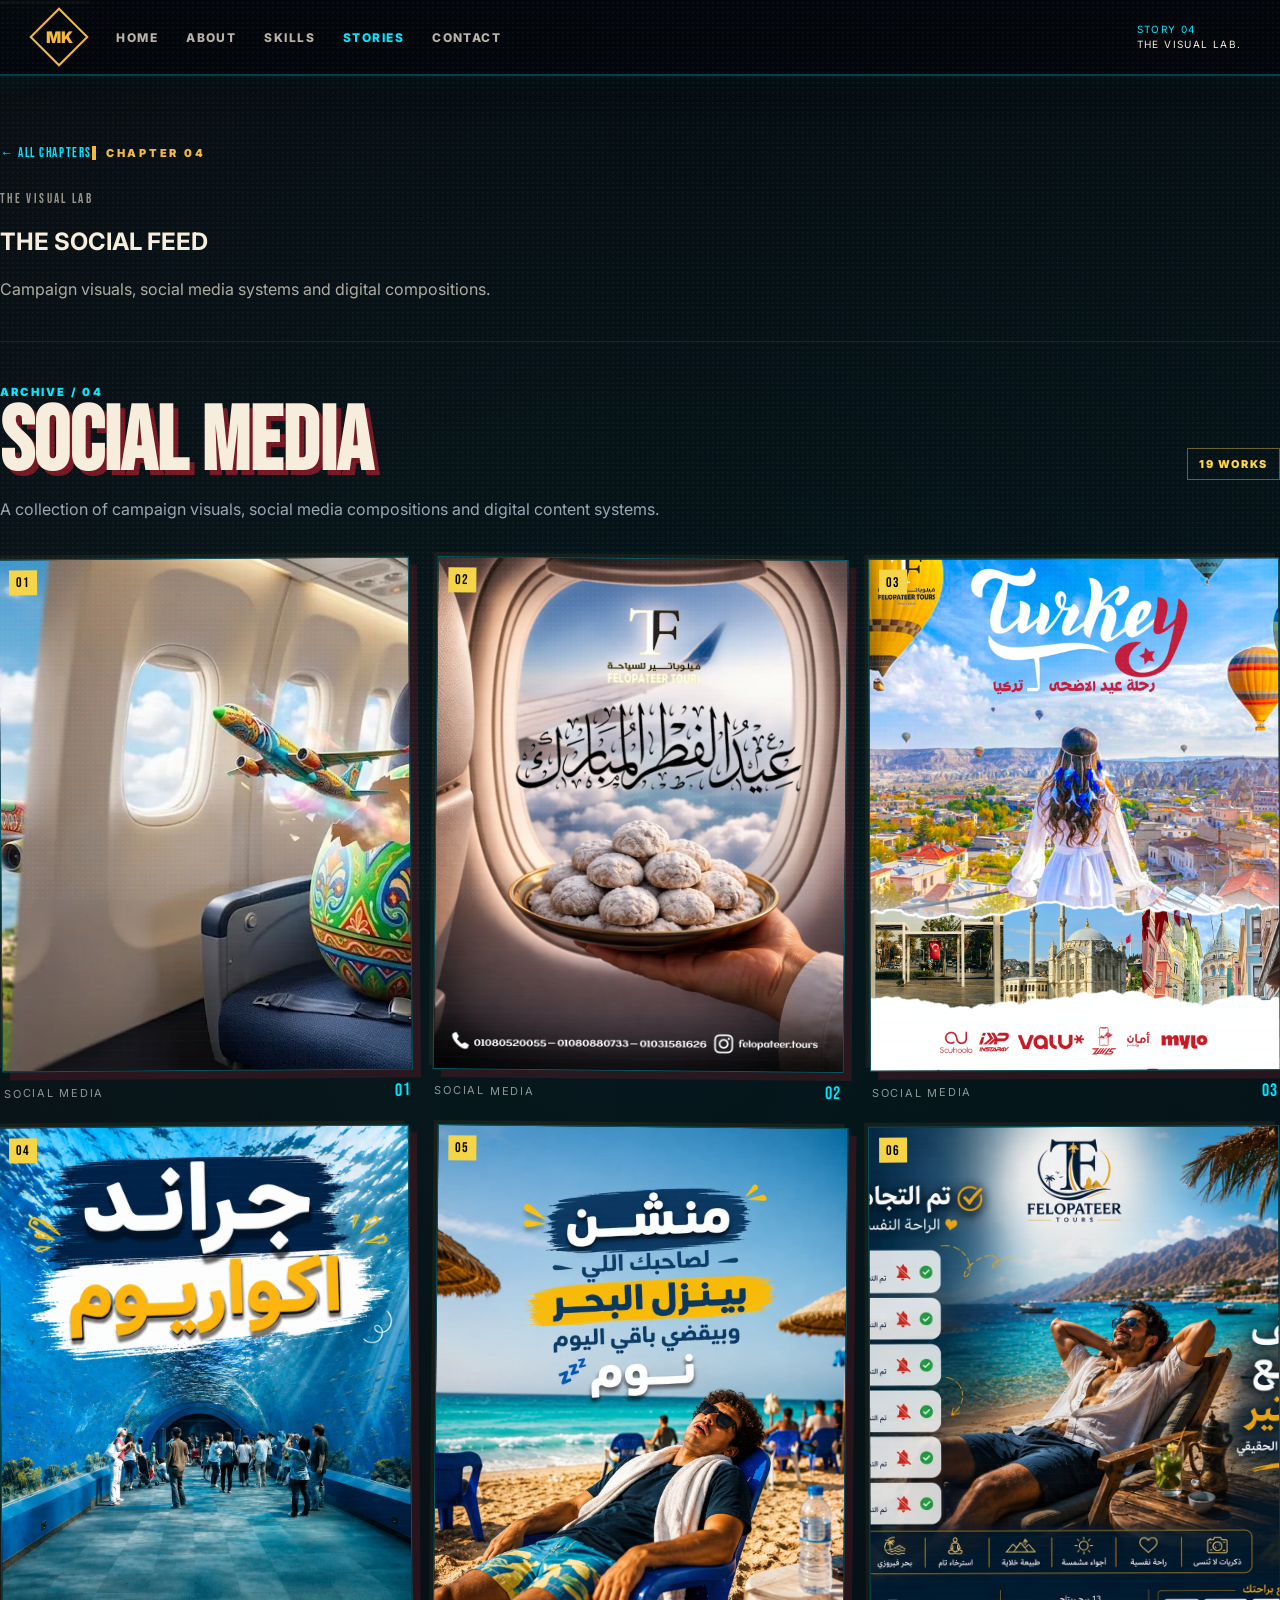
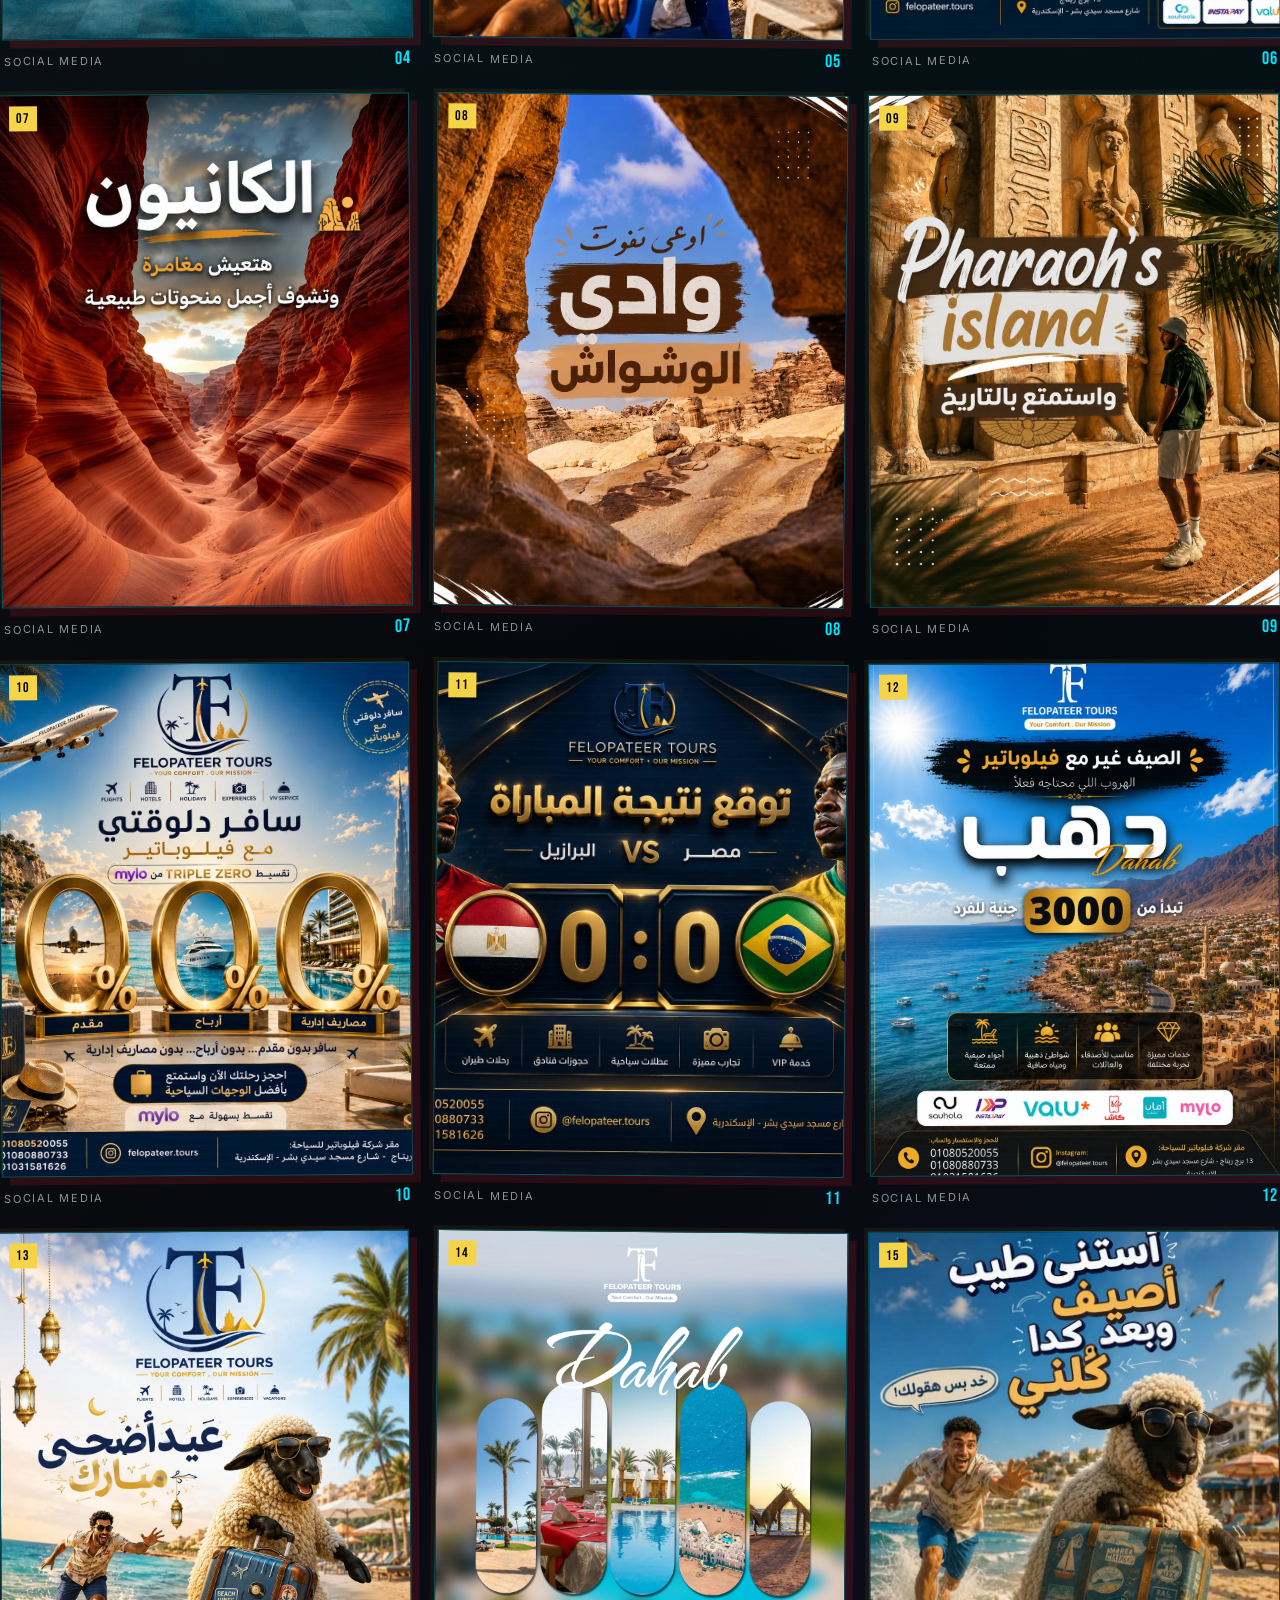
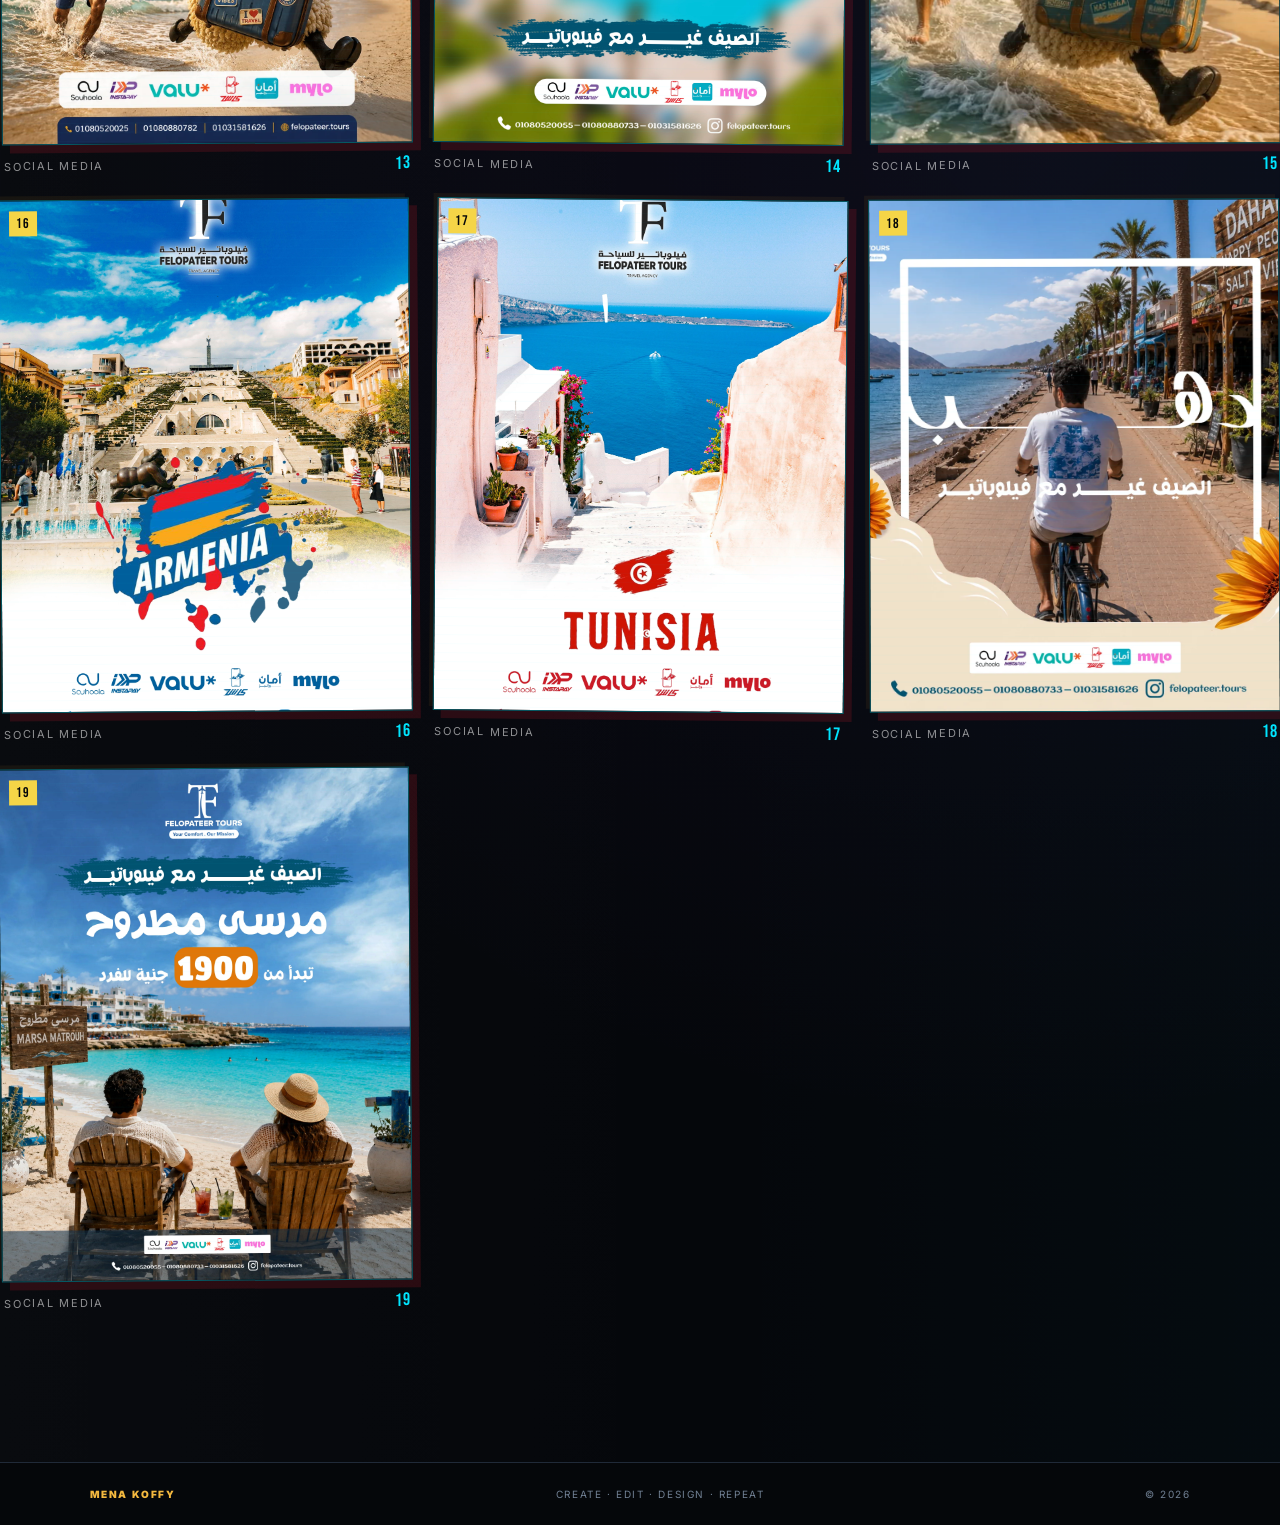
<file: social.html>
<!doctype html><html lang="en"><head><meta charset="UTF-8"><meta name="viewport" content="width=device-width, initial-scale=1.0"><meta name="theme-color" content="#080a0f"><title>MENA KOFFY — THE SOCIAL FEED</title><link rel="preconnect" href="https://fonts.googleapis.com"><link rel="preconnect" href="https://fonts.gstatic.com" crossorigin><link href="https://fonts.googleapis.com/css2?family=Bebas+Neue&family=Inter:wght@400;500;600;700;800;900&display=swap" rel="stylesheet"><link rel="stylesheet" href="style.css?v=books9"></head><body><div class="scanlines"></div><div class="cursor-glow"></div><header class="topbar"><a class="brand" href="index.html"><span>MK</span></a><nav class="nav"><a href="index.html">HOME</a><a href="index.html#about">ABOUT</a><a href="index.html#skills">SKILLS</a><a class="active" href="index.html#projects">STORIES</a><a href="index.html#contact">CONTACT</a></nav><div class="top-note">STORY 04<br><span>THE VISUAL LAB.</span></div><button class="menu" aria-label="Open menu"><i></i><i></i><i></i></button></header><main><section class="story-section dark-story" style="min-height:100vh;padding-top:140px"><div class="story-heading"><a class="design-back-link" href="design.html">← ALL CHAPTERS</a><div class="chapter-tag gold">CHAPTER 04</div><span class="story-kicker">THE VISUAL LAB</span><h1>THE SOCIAL FEED</h1><p>Campaign visuals, social media systems and digital compositions.</p></div><div class="design-archive design-social-archive"><div class="design-archive-head"><div><span class="design-overline">ARCHIVE / 04</span><h2>SOCIAL MEDIA</h2></div><span class="design-count">19 WORKS</span></div><p class="design-description">A collection of campaign visuals, social media compositions and digital content systems.</p><div class="design-social-grid"><article class="design-social-card"><div class="design-social-frame"><img src="assets/design/social/01.webp" alt="Social Media Design 01" loading="eager"><span class="design-social-number">01</span><span class="design-social-scan"></span></div><div class="design-social-meta"><span>SOCIAL MEDIA</span><strong>01</strong></div></article><article class="design-social-card"><div class="design-social-frame"><img src="assets/design/social/02.webp" alt="Social Media Design 02" loading="eager"><span class="design-social-number">02</span><span class="design-social-scan"></span></div><div class="design-social-meta"><span>SOCIAL MEDIA</span><strong>02</strong></div></article><article class="design-social-card"><div class="design-social-frame"><img src="assets/design/social/03.webp" alt="Social Media Design 03" loading="eager"><span class="design-social-number">03</span><span class="design-social-scan"></span></div><div class="design-social-meta"><span>SOCIAL MEDIA</span><strong>03</strong></div></article><article class="design-social-card"><div class="design-social-frame"><img src="assets/design/social/04.webp" alt="Social Media Design 04" loading="lazy"><span class="design-social-number">04</span><span class="design-social-scan"></span></div><div class="design-social-meta"><span>SOCIAL MEDIA</span><strong>04</strong></div></article><article class="design-social-card"><div class="design-social-frame"><img src="assets/design/social/05.webp" alt="Social Media Design 05" loading="lazy"><span class="design-social-number">05</span><span class="design-social-scan"></span></div><div class="design-social-meta"><span>SOCIAL MEDIA</span><strong>05</strong></div></article><article class="design-social-card"><div class="design-social-frame"><img src="assets/design/social/06.webp" alt="Social Media Design 06" loading="lazy"><span class="design-social-number">06</span><span class="design-social-scan"></span></div><div class="design-social-meta"><span>SOCIAL MEDIA</span><strong>06</strong></div></article><article class="design-social-card"><div class="design-social-frame"><img src="assets/design/social/07.webp" alt="Social Media Design 07" loading="lazy"><span class="design-social-number">07</span><span class="design-social-scan"></span></div><div class="design-social-meta"><span>SOCIAL MEDIA</span><strong>07</strong></div></article><article class="design-social-card"><div class="design-social-frame"><img src="assets/design/social/08.webp" alt="Social Media Design 08" loading="lazy"><span class="design-social-number">08</span><span class="design-social-scan"></span></div><div class="design-social-meta"><span>SOCIAL MEDIA</span><strong>08</strong></div></article><article class="design-social-card"><div class="design-social-frame"><img src="assets/design/social/09.webp" alt="Social Media Design 09" loading="lazy"><span class="design-social-number">09</span><span class="design-social-scan"></span></div><div class="design-social-meta"><span>SOCIAL MEDIA</span><strong>09</strong></div></article><article class="design-social-card"><div class="design-social-frame"><img src="assets/design/social/10.webp" alt="Social Media Design 10" loading="lazy"><span class="design-social-number">10</span><span class="design-social-scan"></span></div><div class="design-social-meta"><span>SOCIAL MEDIA</span><strong>10</strong></div></article><article class="design-social-card"><div class="design-social-frame"><img src="assets/design/social/11.webp" alt="Social Media Design 11" loading="lazy"><span class="design-social-number">11</span><span class="design-social-scan"></span></div><div class="design-social-meta"><span>SOCIAL MEDIA</span><strong>11</strong></div></article><article class="design-social-card"><div class="design-social-frame"><img src="assets/design/social/12.webp" alt="Social Media Design 12" loading="lazy"><span class="design-social-number">12</span><span class="design-social-scan"></span></div><div class="design-social-meta"><span>SOCIAL MEDIA</span><strong>12</strong></div></article><article class="design-social-card"><div class="design-social-frame"><img src="assets/design/social/13.webp" alt="Social Media Design 13" loading="lazy"><span class="design-social-number">13</span><span class="design-social-scan"></span></div><div class="design-social-meta"><span>SOCIAL MEDIA</span><strong>13</strong></div></article><article class="design-social-card"><div class="design-social-frame"><img src="assets/design/social/14.webp" alt="Social Media Design 14" loading="lazy"><span class="design-social-number">14</span><span class="design-social-scan"></span></div><div class="design-social-meta"><span>SOCIAL MEDIA</span><strong>14</strong></div></article><article class="design-social-card"><div class="design-social-frame"><img src="assets/design/social/15.webp" alt="Social Media Design 15" loading="lazy"><span class="design-social-number">15</span><span class="design-social-scan"></span></div><div class="design-social-meta"><span>SOCIAL MEDIA</span><strong>15</strong></div></article><article class="design-social-card"><div class="design-social-frame"><img src="assets/design/social/16.webp" alt="Social Media Design 16" loading="lazy"><span class="design-social-number">16</span><span class="design-social-scan"></span></div><div class="design-social-meta"><span>SOCIAL MEDIA</span><strong>16</strong></div></article><article class="design-social-card"><div class="design-social-frame"><img src="assets/design/social/17.webp" alt="Social Media Design 17" loading="lazy"><span class="design-social-number">17</span><span class="design-social-scan"></span></div><div class="design-social-meta"><span>SOCIAL MEDIA</span><strong>17</strong></div></article><article class="design-social-card"><div class="design-social-frame"><img src="assets/design/social/18.webp" alt="Social Media Design 18" loading="lazy"><span class="design-social-number">18</span><span class="design-social-scan"></span></div><div class="design-social-meta"><span>SOCIAL MEDIA</span><strong>18</strong></div></article><article class="design-social-card"><div class="design-social-frame"><img src="assets/design/social/19.webp" alt="Social Media Design 19" loading="lazy"><span class="design-social-number">19</span><span class="design-social-scan"></span></div><div class="design-social-meta"><span>SOCIAL MEDIA</span><strong>19</strong></div></article></div></div></section></main><footer><span>MENA KOFFY</span><span>CREATE · EDIT · DESIGN · REPEAT</span><span>© 2026</span></footer><script src="script.js"></script></body></html>
</file>
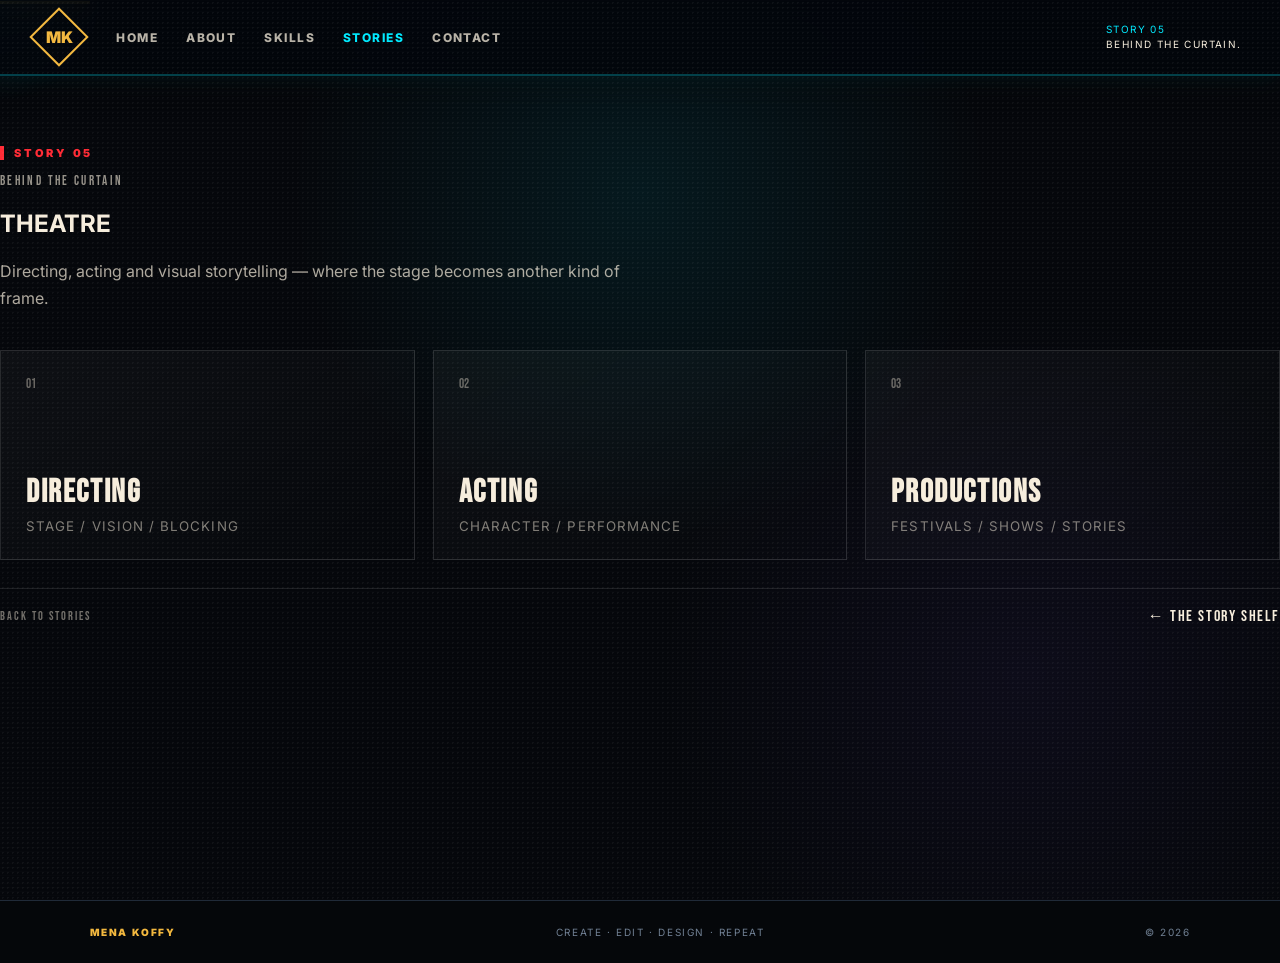
<file: theatre.html>
<!doctype html>
<html lang="en">
<head>
  <meta charset="UTF-8" />
  <meta name="viewport" content="width=device-width, initial-scale=1.0" />
  <meta name="theme-color" content="#080a0f" />
  <meta name="description" content="Mena Koffy — Theatre." />
  <title>MENA KOFFY — THEATRE</title>
  <link rel="preconnect" href="https://fonts.googleapis.com">
  <link rel="preconnect" href="https://fonts.gstatic.com" crossorigin>
  <link href="https://fonts.googleapis.com/css2?family=Bebas+Neue&family=Inter:wght@400;500;600;700;800;900&display=swap" rel="stylesheet">
  <link rel="stylesheet" href="style.css?v=books5" />
</head>
<body>
  <div class="scanlines"></div><div class="cursor-glow"></div>
  <header class="topbar">
    <a class="brand" href="index.html" aria-label="Mena Koffy home"><span>MK</span></a>
    <nav class="nav" aria-label="Primary navigation">
      <a href="index.html">HOME</a><a href="index.html#about">ABOUT</a><a href="index.html#skills">SKILLS</a>
      <a class="active" href="index.html#projects">STORIES</a><a href="index.html#contact">CONTACT</a>
    </nav>
    <div class="top-note">STORY 05<br><span>BEHIND THE CURTAIN.</span></div>
    <button class="menu" aria-label="Open menu"><i></i><i></i><i></i></button>
  </header>
  <main>
    <section class="story-section theatre-story" style="min-height:100vh;padding-top:140px;">
      <div class="story-heading">
        <div class="chapter-tag red">STORY 05</div><span class="story-kicker">BEHIND THE CURTAIN</span>
        <h1>THEATRE</h1>
        <p>Directing, acting and visual storytelling — where the stage becomes another kind of frame.</p>
      </div>
      <div class="theatre-panels">
        <div class="theatre-card"><span>01</span><strong>DIRECTING</strong><small>STAGE / VISION / BLOCKING</small></div>
        <div class="theatre-card"><span>02</span><strong>ACTING</strong><small>CHARACTER / PERFORMANCE</small></div>
        <div class="theatre-card"><span>03</span><strong>PRODUCTIONS</strong><small>FESTIVALS / SHOWS / STORIES</small></div>
      </div>
      <div class="story-next"><span>BACK TO STORIES</span><a href="index.html#projects">← THE STORY SHELF</a></div>
    </section>
  </main>
  <footer><span>MENA KOFFY</span><span>CREATE · EDIT · DESIGN · REPEAT</span><span>© 2026</span></footer>
  <script src="script.js"></script>
</body>
</html>
</file>
<file: style.css>
:root{
  --black:#080a0f;--navy:#0b1220;--blue:#16a8ff;--cyan:#00eaff;--red:#ff2b35;--gold:#f3b83f;--cream:#f6eddc;--muted:#9ba6b6;
}
*{box-sizing:border-box}html{scroll-behavior:smooth}body{margin:0;background:var(--black);color:var(--cream);font-family:Inter,system-ui,sans-serif;overflow-x:hidden}.scanlines{position:fixed;inset:0;pointer-events:none;z-index:50;background:repeating-linear-gradient(0deg,rgba(255,255,255,.018) 0 1px,transparent 1px 4px);mix-blend-mode:screen;opacity:.35}.cursor-glow{position:fixed;width:220px;height:220px;border-radius:50%;background:radial-gradient(circle,rgba(0,234,255,.13),transparent 65%);pointer-events:none;z-index:2;transform:translate(-50%,-50%)}
a{color:inherit;text-decoration:none}.topbar{position:fixed;z-index:40;top:0;left:0;right:0;height:76px;display:flex;align-items:center;padding:0 3vw;background:linear-gradient(180deg,rgba(5,7,11,.95),rgba(5,7,11,.58),transparent);border-bottom:1px solid rgba(0,234,255,.12);backdrop-filter:blur(7px)}.brand{width:42px;height:42px;display:grid;place-items:center;border:2px solid var(--gold);transform:rotate(45deg);margin-right:36px}.brand span{transform:rotate(-45deg);font-weight:900;color:var(--gold)}.nav{display:flex;gap:28px;font-size:12px;font-weight:800;letter-spacing:.12em}.nav a{opacity:.75;position:relative}.nav a.active,.nav a:hover{color:var(--cyan);opacity:1}.nav a.active:after{content:"";position:absolute;left:0;right:0;bottom:-11px;height:2px;background:var(--cyan);box-shadow:0 0 10px var(--cyan)}.top-note{margin-left:auto;font-size:10px;letter-spacing:.14em;line-height:1.5;color:var(--cyan)}.top-note span{color:var(--cream)}.menu{display:none;background:none;border:0;margin-left:22px}.menu i{display:block;width:28px;height:2px;background:var(--cyan);margin:5px}
.hero{min-height:100svh;position:relative;display:grid;place-items:center;overflow:hidden;padding:100px 4vw 50px;background:radial-gradient(circle at 60% 50%,rgba(0,234,255,.08),transparent 35%),linear-gradient(135deg,#06080d,#0b111b)}.hero-art{position:absolute;inset:76px 0 0;display:grid;place-items:center;z-index:1}.hero-art img{width:100%;height:100%;object-fit:cover;object-position:center;filter:saturate(1.08) contrast(1.05)}.hero:after{content:"";position:absolute;inset:76px 0 0;background:linear-gradient(90deg,rgba(5,7,11,.85) 0%,transparent 38%,transparent 70%,rgba(5,7,11,.35)),linear-gradient(0deg,rgba(5,7,11,.65),transparent 40%);z-index:2}.comic-panel{position:relative;background:rgba(7,10,15,.76);border:3px solid var(--cream);box-shadow:9px 9px 0 var(--red),0 0 35px rgba(0,234,255,.08);clip-path:polygon(1% 5%,98% 0,100% 94%,3% 100%)}.hero-copy{z-index:5;position:absolute;left:7vw;bottom:14vh;width:min(540px,43vw);padding:30px 34px 32px;transform:rotate(-1.3deg)}.eyebrow{font-size:11px;color:var(--cyan);letter-spacing:.18em;font-weight:800}.hero h1{font-family:'Bebas Neue',sans-serif;font-size:clamp(80px,11vw,180px);line-height:.72;margin:18px 0 20px;letter-spacing:.01em;text-shadow:8px 8px 0 var(--red),-2px 0 0 var(--cyan)}.hero h1 span{color:var(--blue);text-shadow:7px 7px 0 var(--red)}.role{font-weight:800;letter-spacing:.09em;font-size:13px;line-height:1.7}.comic-button{display:inline-flex;align-items:center;gap:22px;margin-top:24px;padding:15px 20px;background:var(--blue);color:#031018;border:3px solid var(--cream);font-weight:900;letter-spacing:.07em;box-shadow:6px 6px 0 var(--red);transition:.2s transform,.2s box-shadow,.2s background}.comic-button:hover{transform:translate(4px,4px);box-shadow:2px 2px 0 var(--red);background:var(--cyan)}.comic-button b{font-size:24px}.hero-hud{position:absolute;z-index:5;right:5vw;bottom:17vh;width:230px;padding:13px;background:rgba(4,10,17,.85);border:1px solid var(--cyan);box-shadow:0 0 22px rgba(0,234,255,.18);transform:skewY(-3deg)}.hud-card div{display:flex;align-items:center;gap:12px;border-bottom:1px solid rgba(255,255,255,.1);padding:9px 4px;font-size:10px}.hud-card div:last-child{border:0}.hud-card span{display:grid;place-items:center;width:27px;height:27px;background:#172033;border:1px solid var(--blue);color:var(--cyan);font-weight:900}.hud-card b{font-size:9px;letter-spacing:.08em}.side-panel{position:absolute;z-index:4;width:210px;padding:20px;background:rgba(4,8,14,.76);border:2px solid var(--cream)}.left-panel{left:2vw}.panel-a{top:15%;transform:rotate(-5deg)}.panel-b{bottom:9%;transform:rotate(4deg)}.right-panel{right:2vw;top:13%;transform:rotate(4deg);padding:25px}.scribble{font-family:'Bebas Neue',sans-serif;font-size:34px;line-height:.9;color:var(--cyan);text-shadow:3px 3px 0 #101923}.city-card{font-family:'Bebas Neue',sans-serif;font-size:25px;line-height:1.05}.hud-lines{height:70px;margin-bottom:12px;background:linear-gradient(90deg,transparent 0 8%,var(--cyan) 8% 9%,transparent 9% 30%,var(--blue) 30% 31%,transparent 31% 50%,var(--red) 50% 51%,transparent 51%);opacity:.8}.right-panel strong{font-size:12px;letter-spacing:.14em}.scroll-cue{position:absolute;z-index:6;bottom:4vh;left:50%;transform:translateX(-50%);display:flex;flex-direction:column;align-items:center;gap:8px;font-size:9px;letter-spacing:.3em;color:var(--muted)}.scroll-cue b{font-size:26px;color:var(--cyan);animation:bounce 1.2s infinite}.stamp{position:absolute;z-index:6;right:4vw;bottom:5vh;color:var(--gold);font-size:10px;line-height:1.1;letter-spacing:.14em;border:1px solid var(--gold);padding:7px;transform:rotate(-9deg)}
.chapter{min-height:100svh;padding:130px 7vw 90px;position:relative;overflow:hidden}.about-section{background:linear-gradient(140deg,#090d15,#101622)}.skills-section{background:linear-gradient(140deg,#0a0b0f,#14090c)}.projects-section{background:linear-gradient(140deg,#080a0f,#0a1320)}.showreel-section{background:#07090e}.contact-section{min-height:75vh;display:grid;place-items:center;background:radial-gradient(circle at 50% 40%,rgba(255,43,53,.15),transparent 40%),#07090e}.chapter:before{content:"";position:absolute;inset:0;background-image:radial-gradient(rgba(255,255,255,.09) 1px,transparent 1px);background-size:6px 6px;opacity:.04;pointer-events:none}.chapter-tag{display:inline-block;color:var(--cyan);font-weight:900;font-size:11px;letter-spacing:.25em;border-left:4px solid var(--cyan);padding-left:10px}.chapter-tag.red{color:var(--red);border-color:var(--red)}.chapter-tag.gold{color:var(--gold);border-color:var(--gold)}.section-title{margin:18px 0 55px;position:relative}.section-title span{font-family:'Bebas Neue';font-size:clamp(70px,10vw,150px);color:transparent;-webkit-text-stroke:1px rgba(0,234,255,.35);position:absolute;top:-45px;left:-6px;opacity:.35}.section-title h2{position:relative;margin:0;font-family:'Bebas Neue';font-size:clamp(50px,7vw,105px);letter-spacing:.02em;text-shadow:5px 5px 0 var(--red)}.about-grid{display:grid;grid-template-columns:1fr 1.15fr;gap:40px;align-items:stretch}.portrait-panel{min-height:500px;background:linear-gradient(145deg,#091c2a,#10131a);border:3px solid var(--cream);position:relative;overflow:hidden;display:flex;align-items:flex-end;padding:35px;box-shadow:13px 13px 0 var(--blue)}.portrait-panel:after{content:"MK";font-family:'Bebas Neue';font-size:270px;color:rgba(0,234,255,.07);position:absolute;right:-10px;bottom:-40px}.portrait-panel p{position:relative;z-index:2;font-family:'Bebas Neue';font-size:55px;line-height:.85;color:var(--cyan);text-shadow:4px 4px 0 #061019}.panel-number{position:absolute;top:20px;left:20px;color:var(--gold);font-weight:900}.story-copy{padding:45px;transform:rotate(1deg);align-self:center}.kicker{color:var(--red);font-size:12px;font-weight:900;letter-spacing:.2em}.story-copy h3{font-family:'Bebas Neue';font-size:clamp(44px,5vw,75px);line-height:.88;margin:15px 0}.story-copy h3 em{color:var(--cyan);font-style:normal}.story-copy>p:not(.kicker){color:#c7ced7;line-height:1.8;max-width:650px}.quote{margin-top:30px;padding:20px;border-left:5px solid var(--gold);font-family:'Bebas Neue';font-size:30px;color:var(--gold)}
.skill-grid{display:grid;grid-template-columns:repeat(3,1fr);gap:20px}.skill-card{min-height:220px;padding:24px;background:#0b1018;border:2px solid #3c4857;position:relative;transition:.2s transform,.2s border-color,.2s box-shadow;overflow:hidden}.skill-card:hover{transform:translateY(-8px) rotate(-1deg);border-color:var(--cyan);box-shadow:8px 8px 0 var(--red)}.skill-card span{font-size:11px;color:var(--gold);font-weight:900}.skill-card strong{display:block;font-family:'Bebas Neue';font-size:46px;line-height:.9;margin-top:30px}.skill-card small{display:block;color:var(--muted);font-weight:800;letter-spacing:.12em;margin-top:30px}.skill-card.blue{border-color:var(--blue)}.skill-card.gold{border-color:var(--gold)}.skill-card.red{border-color:var(--red)}
.project-grid{display:grid;grid-template-columns:1.25fr .75fr;gap:22px}.project-card{background:#0b0f17;border:2px solid var(--cream);transform:rotate(-1deg);overflow:hidden;box-shadow:8px 8px 0 var(--blue)}.project-card:nth-child(2){transform:rotate(2deg);box-shadow:8px 8px 0 var(--red)}.project-card:nth-child(3){grid-column:2;transform:rotate(-2deg);box-shadow:8px 8px 0 var(--gold)}.project-image{height:270px;background:#111 center/cover no-repeat;position:relative}.project-card.large .project-image{height:380px}.image-one{background:radial-gradient(circle at 70% 30%,#00eaff 0 2%,transparent 3%),linear-gradient(135deg,#07121e,#183b58 45%,#ff2b35)}.image-two{background:linear-gradient(135deg,#160b15,#0d2e47 50%,#00eaff)}.image-three{background:linear-gradient(135deg,#1a0c0c,#5a1a22 45%,#f3b83f)}.project-meta{padding:22px}.project-meta span{font-size:10px;color:var(--cyan);font-weight:900;letter-spacing:.2em}.project-meta h3{font-family:'Bebas Neue';font-size:38px;margin:8px 0}.project-meta p{color:var(--muted);margin:0}.project-note{font-size:10px;letter-spacing:.12em;color:#6f7b8c;margin-top:35px}
.reel-frame{max-width:1200px;margin:auto;border:4px solid var(--cream);box-shadow:14px 14px 0 var(--red);transform:rotate(-.7deg);background:#05070b;padding:12px}.reel-screen{height:min(62vw,650px);display:grid;place-items:center;position:relative;background:radial-gradient(circle,#132b3b,#05070b 65%);border:1px solid var(--cyan);overflow:hidden}.reel-screen:before{content:"";position:absolute;inset:0;background:repeating-linear-gradient(90deg,transparent 0 9%,rgba(0,234,255,.04) 9% 9.3%)}.reel-screen span{position:absolute;top:22px;left:25px;color:var(--cyan);font-size:11px;font-weight:900;letter-spacing:.18em}.play-orb{width:100px;height:100px;border-radius:50%;display:grid;place-items:center;border:3px solid var(--cyan);color:var(--cyan);font-size:30px;box-shadow:0 0 40px rgba(0,234,255,.3);transition:.2s}.reel-screen:hover .play-orb{transform:scale(1.12);background:rgba(0,234,255,.08)}.reel-caption{font-family:'Bebas Neue';font-size:32px;color:var(--gold);padding:15px}
.contact-panel{width:min(900px,90vw);padding:70px;transform:rotate(-1deg);text-align:center}.contact-panel h2{font-family:'Bebas Neue';font-size:clamp(60px,8vw,115px);line-height:.82;margin:35px 0}.contact-panel h2 span{color:var(--cyan)}.contact-panel p{color:var(--muted)}.red-button{background:var(--red);color:var(--cream)}footer{display:flex;justify-content:space-between;padding:25px 7vw;background:#05070a;border-top:1px solid #202a38;font-size:10px;letter-spacing:.16em;color:#718094}footer span:first-child{color:var(--gold);font-weight:900}
@keyframes bounce{50%{transform:translateY(7px)}}
@media(max-width:1000px){.nav{gap:15px}.side-panel{display:none}.hero-copy{left:5vw;width:min(620px,70vw)}.hero-hud{right:3vw;bottom:8vh;transform:scale(.82)}.skill-grid{grid-template-columns:repeat(2,1fr)}.project-grid{grid-template-columns:1fr}.project-card,.project-card:nth-child(2),.project-card:nth-child(3){grid-column:auto}.project-card .project-image,.project-card.large .project-image{height:330px}}
@media(max-width:700px){.topbar{height:64px;padding:0 18px}.nav{display:none}.menu{display:block}.top-note{display:none}.brand{margin-right:auto}.hero{min-height:800px;padding-top:70px}.hero-art{inset:64px 0 0}.hero-art img{object-position:57% center;filter:brightness(.68) saturate(1.1)}.hero:after{inset:64px 0 0;background:linear-gradient(0deg,rgba(5,7,11,.97) 0%,rgba(5,7,11,.45) 45%,rgba(5,7,11,.15) 100%)}.hero-copy{left:5vw;right:5vw;bottom:13vh;width:auto;padding:22px 20px}.hero h1{font-size:76px}.role{font-size:10px}.hero-hud{display:none}.scroll-cue{bottom:2vh}.stamp{display:none}.chapter{padding:105px 5vw 70px}.section-title{margin-bottom:35px}.about-grid{grid-template-columns:1fr}.portrait-panel{min-height:360px}.story-copy{padding:30px}.skill-grid{grid-template-columns:1fr}.skill-card{min-height:180px}.contact-panel{padding:45px 24px}.contact-panel h2{font-size:62px}footer{flex-direction:column;gap:10px}}
/* =========================================
   CYBERPUNK COMIC — VISUAL UPGRADE
   ========================================= */

:root {
  --comic-black: #05070b;
  --comic-dark: #080d15;
  --comic-blue: #16a8ff;
  --comic-cyan: #00eaff;
  --comic-red: #ff2035;
  --comic-purple: #8b5cff;
  --comic-gold: #f3b83f;
  --comic-white: #f7f3e8;
}

/* ===== GLOBAL ===== */

html {
  scroll-behavior: smooth;
}

body {
  background:
    radial-gradient(circle at 50% 20%, rgba(0, 234, 255, .08), transparent 35%),
    radial-gradient(circle at 80% 70%, rgba(139, 92, 255, .06), transparent 30%),
    #05070b !important;
}

/* Comic paper / halftone texture */
body::after {
  content: "";
  position: fixed;
  inset: 0;
  pointer-events: none;
  z-index: 9998;
  opacity: .12;
  background-image:
    radial-gradient(rgba(255,255,255,.35) 1px, transparent 1px);
  background-size: 5px 5px;
  mix-blend-mode: screen;
}

/* ===== TOP NAV ===== */

.topbar {
  background: rgba(3, 6, 11, .92) !important;
  border-bottom: 2px solid rgba(0,234,255,.25);
  box-shadow:
    0 0 25px rgba(0,234,255,.08),
    0 8px 30px rgba(0,0,0,.5);
  backdrop-filter: blur(12px);
}

.nav a {
  position: relative;
  transition: .25s ease;
}

.nav a:hover {
  color: var(--comic-cyan) !important;
  text-shadow:
    0 0 8px var(--comic-cyan),
    0 0 20px rgba(0,234,255,.5);
  transform: translateY(-2px);
}

.nav a::after {
  content: "";
  position: absolute;
  left: 50%;
  bottom: -9px;
  width: 0;
  height: 2px;
  background: var(--comic-red);
  box-shadow: 0 0 10px var(--comic-red);
  transform: translateX(-50%);
  transition: .25s ease;
}

.nav a:hover::after {
  width: 100%;
}

/* ===== HERO ===== */

.hero {
  position: relative;
  isolation: isolate;
  background:
    radial-gradient(circle at 50% 45%, rgba(0,234,255,.12), transparent 28%),
    radial-gradient(circle at 85% 25%, rgba(255,32,53,.08), transparent 25%),
    #05070b !important;
}

/* Neon atmosphere */
.hero::before {
  content: "";
  position: absolute;
  width: 420px;
  height: 420px;
  left: 50%;
  top: 45%;
  transform: translate(-50%, -50%);
  background: rgba(0,234,255,.12);
  filter: blur(100px);
  border-radius: 50%;
  z-index: -1;
  animation: comicPulse 4s ease-in-out infinite;
}

/* Comic frame around hero */
.hero::after {
  content: "";
  position: absolute;
  inset: 18px;
  border: 1px solid rgba(0,234,255,.18);
  clip-path: polygon(
    0 4%, 18% 0, 40% 2%, 65% 0,
    100% 4%, 98% 30%, 100% 60%,
    97% 100%, 65% 97%, 35% 100%,
    2% 97%, 4% 65%, 0 35%
  );
  pointer-events: none;
  opacity: .8;
}

/* ===== HERO ART ===== */

.hero-art {
  filter:
    drop-shadow(0 0 25px rgba(0,234,255,.12))
    drop-shadow(0 25px 40px rgba(0,0,0,.55));
  transition:
    transform .5s cubic-bezier(.2,.8,.2,1),
    filter .4s ease;
}

.hero-art:hover {
  transform: scale(1.015) rotate(-.3deg);
  filter:
    drop-shadow(0 0 35px rgba(0,234,255,.22))
    drop-shadow(0 30px 50px rgba(0,0,0,.7));
}

/* ===== HERO COPY ===== */

.hero-copy {
  animation: comicEntrance .8s cubic-bezier(.2,.8,.2,1) both;
}

.hero-copy h1 {
  text-shadow:
    4px 4px 0 var(--comic-red),
    8px 8px 0 rgba(0,0,0,.7),
    0 0 25px rgba(0,234,255,.2);
}

/* ===== COMIC BUTTON ===== */

.comic-button {
  position: relative;
  overflow: hidden;
  border: 3px solid var(--comic-white) !important;
  background: var(--comic-blue) !important;
  color: #02050a !important;
  box-shadow:
    7px 7px 0 var(--comic-red),
    0 0 25px rgba(22,168,255,.25);
  transition:
    transform .2s ease,
    box-shadow .2s ease,
    background .2s ease;
}

.comic-button:hover {
  background: var(--comic-cyan) !important;
  transform: translate(-4px,-4px) rotate(-1deg);
  box-shadow:
    11px 11px 0 var(--comic-red),
    0 0 35px rgba(0,234,255,.45);
}

.comic-button:active {
  transform: translate(3px,3px);
  box-shadow:
    3px 3px 0 var(--comic-red);
}

/* ===== HUD CARDS ===== */

.hero-hud {
  border: 1px solid rgba(0,234,255,.7) !important;
  background: rgba(3,8,15,.72) !important;
  box-shadow:
    0 0 20px rgba(0,234,255,.1),
    inset 0 0 25px rgba(0,234,255,.04);
  backdrop-filter: blur(10px);
}

.hero-hud div {
  transition: .25s ease;
}

.hero-hud div:hover {
  padding-left: 8px;
  color: var(--comic-cyan);
  text-shadow: 0 0 8px rgba(0,234,255,.7);
}

/* ===== SECTIONS ===== */

.chapter,
.about-section,
.skills-section,
.project-grid,
.reel-frame,
.contact-panel {
  position: relative;
}

/* Section title effect */
.chapter h2,
.about-section h2,
.skills-section h2 {
  text-shadow:
    3px 3px 0 var(--comic-red),
    0 0 18px rgba(0,234,255,.2);
}

/* ===== SKILLS ===== */

.skill-card {
  position: relative;
  overflow: hidden;
  background:
    linear-gradient(145deg, rgba(10,18,30,.96), rgba(4,8,14,.96)) !important;
  border: 2px solid rgba(0,234,255,.45) !important;
  box-shadow:
    6px 6px 0 rgba(255,32,53,.75),
    0 0 25px rgba(0,234,255,.05);
  transition:
    transform .3s ease,
    border-color .3s ease,
    box-shadow .3s ease;
}

.skill-card::before {
  content: "SKILL //";
  position: absolute;
  top: 8px;
  right: 12px;
  color: rgba(0,234,255,.35);
  font-size: 9px;
  letter-spacing: 2px;
}

.skill-card:hover {
  transform: translateY(-8px) rotate(-1deg);
  border-color: var(--comic-cyan) !important;
  box-shadow:
    10px 10px 0 var(--comic-red),
    0 0 35px rgba(0,234,255,.18);
}

/* ===== PROJECTS ===== */

.project-card {
  position: relative;
  transition:
    transform .35s cubic-bezier(.2,.8,.2,1),
    box-shadow .35s ease,
    border-color .35s ease;
}

.project-card:hover {
  transform: translateY(-12px) rotate(-1deg);
  border-color: var(--comic-cyan) !important;
  box-shadow:
    8px 8px 0 var(--comic-red),
    0 0 35px rgba(0,234,255,.18);
}

/* Comic corner */
.project-card::after {
  content: "ISSUE";
  position: absolute;
  top: 10px;
  right: 12px;
  font-size: 9px;
  letter-spacing: 3px;
  color: var(--comic-red);
  opacity: .7;
}

/* ===== REEL ===== */

.reel-frame {
  border-color: rgba(0,234,255,.55) !important;
  box-shadow:
    10px 10px 0 var(--comic-red),
    0 0 35px rgba(0,234,255,.1);
  transition: .35s ease;
}

.reel-frame:hover {
  transform: translateY(-6px) rotate(.5deg);
  box-shadow:
    14px 14px 0 var(--comic-red),
    0 0 45px rgba(0,234,255,.18);
}

/* ===== CONTACT ===== */

.contact-panel {
  border: 2px solid rgba(0,234,255,.5);
  background:
    linear-gradient(
      135deg,
      rgba(0,234,255,.05),
      rgba(139,92,255,.04),
      rgba(255,32,53,.04)
    );
  box-shadow:
    8px 8px 0 var(--comic-red),
    0 0 35px rgba(0,234,255,.08);
}

/* ===== GLITCH EFFECT ===== */

@keyframes comicGlitch {
  0%, 88%, 100% {
    transform: translate(0);
  }

  90% {
    transform: translate(-2px, 1px);
  }

  92% {
    transform: translate(2px, -1px);
  }

  94% {
    transform: translate(-1px, 0);
  }
}

.hero-copy h1 {
  animation:
    comicEntrance .8s cubic-bezier(.2,.8,.2,1) both,
    comicGlitch 5s infinite;
}

/* ===== ANIMATIONS ===== */

@keyframes comicPulse {
  0%,100% {
    opacity: .55;
    transform: translate(-50%,-50%) scale(1);
  }

  50% {
    opacity: .9;
    transform: translate(-50%,-50%) scale(1.15);
  }
}

@keyframes comicEntrance {
  from {
    opacity: 0;
    transform: translateX(-35px) skewX(-4deg);
  }

  to {
    opacity: 1;
    transform: translateX(0) skewX(0);
  }
}

/* ===== MOBILE ===== */

@media (max-width: 700px) {

  .hero::after {
    inset: 8px;
  }

  .hero-art {
    transform: none !important;
  }

  .comic-button {
    box-shadow:
      5px 5px 0 var(--comic-red),
      0 0 20px rgba(22,168,255,.25);
  }

  .skill-card:hover,
  .project-card:hover {
    transform: translateY(-5px);
  }
}
/* =========================================================
   CYBERPUNK COMIC — MOTION & NEON FX
   ========================================================= */

/* Smooth transforms */
.hero-art,
.hero-copy,
.hero-hud,
.side-panel,
.stamp,
.skill-card,
.project-card,
.reel-frame,
.contact-panel,
.comic-button {
  will-change: transform;
}

/* =========================
   GLITCH TITLE
   ========================= */

.hero-copy h1 {
  position: relative;
  text-shadow:
    3px 0 rgba(0, 234, 255, 0.65),
    -3px 0 rgba(255, 32, 53, 0.55);
}

.hero-copy h1.glitch-active {
  animation: cyberGlitch 180ms steps(2, end);
}

@keyframes cyberGlitch {
  0% {
    transform: translate(0);
    text-shadow:
      3px 0 rgba(0, 234, 255, 0.65),
      -3px 0 rgba(255, 32, 53, 0.55);
  }

  25% {
    transform: translate(-4px, 2px);
    text-shadow:
      7px 0 #00eaff,
      -7px 0 #ff2035;
  }

  50% {
    transform: translate(4px, -2px);
    text-shadow:
      -5px 0 #00eaff,
      5px 0 #ff2035;
  }

  75% {
    transform: translate(-2px, 0);
    text-shadow:
      4px 0 #8b5cff,
      -4px 0 #ff2035;
  }

  100% {
    transform: translate(0);
  }
}


/* =========================
   NEON HOVER
   ========================= */

.neon-hover {
  filter:
    drop-shadow(0 0 6px rgba(0, 234, 255, 0.45))
    drop-shadow(0 0 18px rgba(0, 234, 255, 0.25));
}

.brand.neon-hover {
  text-shadow:
    0 0 6px #00eaff,
    0 0 16px #00eaff,
    0 0 30px rgba(0, 234, 255, 0.65);
}

.comic-button {
  transition:
    transform 180ms ease,
    box-shadow 180ms ease,
    filter 180ms ease;
}

.comic-button.neon-hover {
  box-shadow:
    0 0 8px rgba(0, 234, 255, 0.7),
    0 0 22px rgba(0, 234, 255, 0.45),
    inset 0 0 15px rgba(0, 234, 255, 0.12);
}


/* =========================
   SKILLS / PROJECTS
   ========================= */

.skill-card,
.project-card,
.reel-frame,
.contact-panel {
  transition:
    transform 180ms ease,
    box-shadow 220ms ease,
    border-color 220ms ease;
}

.skill-card:hover,
.project-card:hover {
  border-color: rgba(0, 234, 255, 0.65);
  box-shadow:
    0 0 12px rgba(0, 234, 255, 0.18),
    0 0 35px rgba(0, 234, 255, 0.08);
}


/* =========================
   SCROLL REVEAL
   ========================= */

.reveal-item {
  opacity: 0;
  transform: translateY(45px) scale(0.98);
  transition:
    opacity 700ms cubic-bezier(0.2, 0.8, 0.2, 1),
    transform 700ms cubic-bezier(0.2, 0.8, 0.2, 1);
}

.reveal-item.is-visible {
  opacity: 1;
  transform: translateY(0) scale(1);
}


/* =========================
   HERO HUD
   ========================= */

.hero-hud {
  transition:
    filter 250ms ease,
    box-shadow 250ms ease;
}

.hero-hud:hover {
  filter:
    drop-shadow(0 0 7px rgba(0, 234, 255, 0.45));
}


/* =========================
   COMIC BUTTON ARROW
   ========================= */

.comic-button b {
  display: inline-block;
  transition: transform 180ms ease;
}

.comic-button:hover b {
  transform: translateX(6px);
}


/* =========================
   SCROLL CUE
   ========================= */

.scroll-cue b {
  display: inline-block;
  animation:
    scrollArrow 1.4s ease-in-out infinite;
}

@keyframes scrollArrow {
  0%,
  100% {
    transform: translateY(0);
  }

  50% {
    transform: translateY(8px);
  }
}


/* =========================
   CYBERPUNK SCAN FLASH
   ========================= */

.hero::after {
  content: "";
  position: absolute;
  inset: 0;
  pointer-events: none;
  background:
    linear-gradient(
      transparent 48%,
      rgba(0, 234, 255, 0.035) 50%,
      transparent 52%
    );
  background-size: 100% 9px;
  mix-blend-mode: screen;
  opacity: 0.35;
}


/* =========================
   MOBILE SAFETY
   ========================= */

@media (max-width: 700px) {
  .hero-art {
    transform: none !important;
  }

  .hero-copy,
  .hero-hud,
  .side-panel,
  .stamp {
    transform: none !important;
  }

  .skill-card,
  .project-card,
  .reel-frame,
  .contact-panel {
    transform: none !important;
  }
}


/* =========================
   REDUCED MOTION
   ========================= */

@media (prefers-reduced-motion: reduce) {
  *,
  *::before,
  *::after {
    animation-duration: 0.01ms !important;
    animation-iteration-count: 1 !important;
    scroll-behavior: auto !important;
    transition-duration: 0.01ms !important;
  }
}

/* ===== POSTER PROJECT ARCHIVE ===== */
.poster-grid{display:grid;grid-template-columns:repeat(3,minmax(0,1fr));gap:28px;margin-top:34px}
.poster-card{position:relative;transform:rotate(-.7deg);transition:transform .35s ease,filter .35s ease;min-width:0}
.poster-card:nth-child(2n){transform:rotate(.8deg)}.poster-card:nth-child(3n){transform:rotate(-.35deg)}
.poster-card:hover{transform:translateY(-10px) rotate(0deg);filter:drop-shadow(0 0 18px rgba(255,211,74,.22));z-index:3}
.poster-frame{position:relative;overflow:hidden;background:#090b12;border:2px solid rgba(255,211,74,.55);box-shadow:8px 8px 0 rgba(255,211,74,.12),-5px -5px 0 rgba(0,229,255,.08);aspect-ratio:3/4}
.poster-frame img{display:block;width:100%;height:100%;object-fit:cover;transition:transform .5s cubic-bezier(.2,.8,.2,1);filter:saturate(.96) contrast(1.04)}
.poster-card:hover .poster-frame img{transform:scale(1.045)}
.poster-scan{position:absolute;inset:0;pointer-events:none;background:linear-gradient(180deg,transparent 0%,transparent 47%,rgba(255,211,74,.16) 50%,transparent 53%,transparent 100%);transform:translateY(-110%);transition:transform .7s ease}
.poster-card:hover .poster-scan{transform:translateY(110%)}
.poster-card .project-meta{padding:16px 4px 8px}.poster-card .project-meta span{font-family:"Bebas Neue",sans-serif;letter-spacing:.16em;font-size:.82rem;opacity:.7}
.poster-card .project-meta h3{margin:5px 0 4px;font-size:1.45rem}.poster-card .project-meta p{margin:0;opacity:.68;letter-spacing:.08em;font-size:.72rem}
.view-project{display:inline-flex;gap:8px;align-items:center;margin-top:12px;font-family:"Bebas Neue",sans-serif;letter-spacing:.12em;font-size:.82rem;color:inherit;text-decoration:none;border-bottom:1px solid rgba(255,211,74,.55);padding-bottom:3px;transition:gap .25s ease,color .25s ease}.view-project:hover{gap:14px;color:#ffd34a}
@media (max-width:1000px){.poster-grid{grid-template-columns:repeat(2,minmax(0,1fr));gap:24px}}
@media (max-width:700px){.poster-grid{grid-template-columns:1fr;gap:30px}.poster-card,.poster-card:nth-child(2n),.poster-card:nth-child(3n){transform:none}.poster-card:hover{transform:translateY(-6px)}}
@media (prefers-reduced-motion:reduce){.poster-card,.poster-frame img,.poster-scan,.view-project{transition:none!important}}

/* ===== STORY-BASED PORTFOLIO ===== */
.stories-section{padding-bottom:55px}
.story-intro{display:flex;justify-content:space-between;gap:30px;align-items:end;margin-top:28px}
.story-intro>p{max-width:520px;font-size:1.05rem;opacity:.72}
.story-index{display:flex;flex-wrap:wrap;gap:10px;justify-content:flex-end}
.story-index a{font-family:"Bebas Neue",sans-serif;letter-spacing:.08em;text-decoration:none;color:inherit;border:1px solid rgba(255,255,255,.14);padding:9px 13px;transition:.25s}
.story-index a:hover{border-color:#ffd34a;color:#ffd34a;transform:translateY(-3px)}
.story-section{padding:100px 0 80px;border-top:1px solid rgba(255,255,255,.08);position:relative}
.story-section:before{content:"";position:absolute;top:0;left:0;width:90px;height:3px;background:#ffd34a;box-shadow:0 0 16px rgba(255,211,74,.35)}
.dark-story{background:linear-gradient(90deg,rgba(255,255,255,.015),transparent 55%,rgba(0,229,255,.02))}
.story-heading{max-width:760px;margin-bottom:38px}
.story-kicker{display:block;font-family:"Bebas Neue",sans-serif;letter-spacing:.18em;font-size:.82rem;opacity:.6;margin:12px 0 6px}
.story-heading h2{font-family:"Bebas Neue",sans-serif;font-size:clamp(2.8rem,7vw,6.5rem);line-height:.88;margin:0;text-shadow:4px 4px 0 rgba(255,211,74,.08)}
.story-heading p{max-width:650px;line-height:1.7;opacity:.7;margin-top:18px}
.story-placeholder{min-height:360px;border:2px dashed rgba(255,211,74,.28);display:flex;flex-direction:column;align-items:center;justify-content:center;text-align:center;gap:9px;background:radial-gradient(circle at center,rgba(255,211,74,.055),transparent 55%);position:relative;overflow:hidden}
.story-placeholder:after{content:"";position:absolute;inset:0;background:repeating-linear-gradient(0deg,transparent 0 6px,rgba(255,255,255,.025) 7px 8px);pointer-events:none}
.placeholder-icon{font-size:3rem;color:#ffd34a;text-shadow:0 0 20px rgba(255,211,74,.3)}
.story-placeholder strong{font-family:"Bebas Neue",sans-serif;font-size:2rem;letter-spacing:.08em}
.story-placeholder span{font-size:.72rem;letter-spacing:.16em;opacity:.5}
.video-placeholder{min-height:440px}
.story-next{display:flex;justify-content:space-between;align-items:center;margin-top:28px;padding-top:18px;border-top:1px solid rgba(255,255,255,.1)}
.story-next span{font-family:"Bebas Neue",sans-serif;letter-spacing:.16em;opacity:.45;font-size:.78rem}
.story-next a{font-family:"Bebas Neue",sans-serif;letter-spacing:.1em;color:inherit;text-decoration:none;font-size:1rem;transition:.25s}
.story-next a:hover{color:#ffd34a;letter-spacing:.15em}
.theatre-panels{display:grid;grid-template-columns:repeat(3,1fr);gap:18px}
.theatre-card{min-height:210px;border:1px solid rgba(255,255,255,.13);padding:25px;display:flex;flex-direction:column;justify-content:flex-end;background:linear-gradient(145deg,rgba(255,255,255,.035),transparent);transition:.3s}
.theatre-card:hover{transform:translateY(-8px);border-color:rgba(255,211,74,.5);box-shadow:0 14px 35px rgba(0,0,0,.25)}
.theatre-card span{font-family:"Bebas Neue",sans-serif;font-size:.8rem;opacity:.4;margin-bottom:auto}
.theatre-card strong{font-family:"Bebas Neue",sans-serif;font-size:2rem;letter-spacing:.05em}
.theatre-card small{opacity:.5;letter-spacing:.08em;margin-top:6px}
@media(max-width:800px){.story-intro{flex-direction:column;align-items:flex-start}.story-index{justify-content:flex-start}.theatre-panels{grid-template-columns:1fr}.story-section{padding:75px 0 60px}}
@media(max-width:700px){.story-heading h2{font-size:3.1rem}.story-placeholder{min-height:280px}.video-placeholder{min-height:330px}.story-next{gap:18px;align-items:flex-start;flex-direction:column}}
@media(prefers-reduced-motion:reduce){.story-index a,.story-next a,.theatre-card{transition:none!important}}

/* ===== 51-POSTER STORY ARCHIVE ===== */
.poster-story .story-heading{position:relative}
.poster-story .story-heading:after{content:"51 WORKS";position:absolute;right:0;top:8px;font-family:"Bebas Neue",sans-serif;letter-spacing:.14em;font-size:.85rem;color:#ffd34a;border:1px solid rgba(255,211,74,.35);padding:8px 12px}
.poster-card{scroll-margin-top:90px}
@media(max-width:700px){.poster-story .story-heading:after{position:static;display:inline-block;margin-top:14px}.poster-card .project-meta h3{font-size:1.25rem}}

/* ===== COMIC BOOK STORY SHELF ===== */
.book-cover-image{position:absolute;inset:0;width:100%;height:100%;object-fit:contain;object-position:center;z-index:0;background:#080d15;filter:saturate(1.05) contrast(1.04);transition:transform .5s ease,filter .35s ease}.comic-book:has(.book-cover-image){background-image:none!important}.comic-book:hover .book-cover-image{transform:scale(1.04);filter:saturate(1.12) contrast(1.06) brightness(1.08)}.comic-book .book-glow,.comic-book .book-number,.comic-book .book-label,.comic-book strong,.comic-book small,.comic-book i{z-index:2}.comic-book:before,.comic-book:after{z-index:1}
.comic-shelf-intro{margin-bottom:34px}
.comic-shelf-intro p{font-family:"Bebas Neue",sans-serif;letter-spacing:.08em;font-size:1.05rem}
.comic-shelf-intro p span{display:inline-block;color:#ffd34a;font-size:.75rem;letter-spacing:.18em;margin-top:7px}
.comic-book-shelf{display:grid;grid-template-columns:repeat(5,minmax(0,1fr));gap:18px;align-items:end;padding:20px 4px 28px;perspective:1200px;position:relative}
.comic-book-shelf:after{content:"";position:absolute;left:0;right:0;bottom:7px;height:10px;background:linear-gradient(180deg,#161c27,#05070b);border-top:2px solid rgba(255,211,74,.35);box-shadow:0 7px 0 #020307,0 12px 25px rgba(0,0,0,.65)}
.comic-book{height:390px;position:relative;display:flex;flex-direction:column;justify-content:flex-end;padding:25px 20px 20px;overflow:hidden;text-decoration:none;color:#f7f3e8;background-color:#101522;background-image:linear-gradient(180deg,rgba(5,8,15,.05) 0%,rgba(5,8,15,.18) 45%,rgba(5,8,15,.94) 100%),var(--book-cover);background-size:cover;background-position:center top;border:2px solid rgba(255,255,255,.18);border-radius:3px 9px 9px 3px;box-shadow:10px 12px 0 rgba(0,0,0,.45),inset 12px 0 0 rgba(0,0,0,.16),inset -3px 0 0 rgba(255,255,255,.08);transform:rotate(var(--book-tilt));transform-origin:bottom center;transition:transform .35s cubic-bezier(.2,.8,.2,1),box-shadow .35s ease,filter .35s ease}
.comic-book:nth-child(2){--book-tilt:1deg}.comic-book:nth-child(3){--book-tilt:-.7deg}.comic-book:nth-child(4){--book-tilt:1.3deg}.comic-book:nth-child(5){--book-tilt:-1.1deg}
.comic-book:before{content:"";position:absolute;inset:0;background:repeating-linear-gradient(135deg,transparent 0 7px,rgba(255,255,255,.025) 8px 9px);pointer-events:none}
.comic-book:after{content:"";position:absolute;top:0;left:16px;bottom:0;width:3px;background:rgba(255,255,255,.1);box-shadow:2px 0 0 rgba(0,0,0,.35);pointer-events:none}
.comic-book:hover{transform:translateY(-20px) rotate(0deg) rotateY(-6deg);box-shadow:15px 25px 0 rgba(0,0,0,.5),0 0 30px rgba(0,234,255,.18);filter:brightness(1.08);z-index:5}
.book-glow{position:absolute;width:170px;height:170px;top:25px;right:-45px;border-radius:50%;background:rgba(0,234,255,.16);filter:blur(35px)}
.book-number{position:absolute;top:16px;right:17px;font-family:"Bebas Neue",sans-serif;font-size:.85rem;letter-spacing:.15em;opacity:.65}
.book-label{position:absolute;top:52px;left:24px;font-family:"Bebas Neue",sans-serif;font-size:2.15rem;line-height:.84;letter-spacing:.03em;text-shadow:3px 3px 0 rgba(0,0,0,.65);transform:rotate(-3deg)}
.comic-book strong{font-family:"Bebas Neue",sans-serif;font-size:2.45rem;line-height:.85;letter-spacing:.04em;text-shadow:3px 3px 0 rgba(0,0,0,.65)}
.comic-book small{margin-top:8px;font-size:.66rem;letter-spacing:.15em;opacity:.7}
.comic-book i{margin-top:18px;font-style:normal;font-family:"Bebas Neue",sans-serif;letter-spacing:.1em;font-size:.72rem;border-top:1px solid rgba(255,255,255,.2);padding-top:10px}
.book-posters{--book-tilt:-1.5deg;--book-cover:url("covers/posters-cover.jpg");border-color:rgba(255,211,74,.55)}
.book-posters .book-glow{background:rgba(255,211,74,.22)}
.book-reels{--book-cover:url("covers/reels-cover.jpg");border-color:rgba(0,234,255,.5)}
.book-reels .book-glow{background:rgba(0,234,255,.2)}
.book-motion{--book-cover:url("covers/motion-cover.jpg");border-color:rgba(139,92,255,.55)}
.book-motion .book-glow{background:rgba(139,92,255,.2)}
.book-design{--book-cover:url("covers/design-cover.jpg");border-color:rgba(243,184,63,.55)}
.book-design .book-glow{background:rgba(243,184,63,.2)}
.book-theatre{--book-cover:url("covers/theatre-cover.jpg");border-color:rgba(255,32,53,.55)}
.book-theatre .book-glow{background:rgba(255,32,53,.18)}
@media(max-width:1050px){.comic-book-shelf{grid-template-columns:repeat(3,minmax(0,1fr))}.comic-book{height:360px}}
@media(max-width:700px){.comic-book-shelf{grid-template-columns:repeat(2,minmax(0,1fr));gap:14px}.comic-book{height:310px;padding:20px 16px 16px}.book-label{font-size:1.7rem;left:19px}.comic-book strong{font-size:2rem}.comic-book i{font-size:.65rem;margin-top:12px}}
@media(max-width:480px){.comic-book-shelf{grid-template-columns:1fr 1fr}.comic-book{height:285px}.book-label{font-size:1.5rem}.comic-book strong{font-size:1.7rem}}
@media(prefers-reduced-motion:reduce){.comic-book{transition:none!important}}

/* ===== FACEBOOK REELS ===== */
.reel-facebook{width:min(100%,420px);margin:0 auto;aspect-ratio:9/16;min-height:476px;overflow:hidden;border:2px solid rgba(0,234,255,.55);background:#05070b;box-shadow:10px 10px 0 var(--comic-red),0 0 35px rgba(0,234,255,.12);position:relative}.reel-facebook iframe{position:absolute;inset:0;width:100%;height:100%;border:0;display:block}@media(max-width:700px){.reel-facebook{width:min(100%,360px);box-shadow:6px 6px 0 var(--comic-red)}}

.reel-fallback{position:absolute;bottom:10px;left:50%;transform:translateX(-50%);z-index:3;padding:8px 12px;background:rgba(5,7,11,.9);border:1px solid rgba(0,234,255,.6);color:#00eaff;font:700 10px Inter,sans-serif;letter-spacing:.08em;white-space:nowrap}


/* ===== MOTION GRAPHICS PROJECTS ===== */
.motion-video{
  width:min(100%,900px);
  margin:0 auto;
  aspect-ratio:16/9;
  overflow:hidden;
  border:2px solid rgba(0,234,255,.55);
  background:#05070b;
  box-shadow:10px 10px 0 var(--comic-red),0 0 35px rgba(0,234,255,.12);
  position:relative
}
.motion-video iframe{
  position:absolute;inset:0;width:100%;height:100%;
  border:0;display:block
}
.motion-fallback{
  position:absolute;bottom:12px;left:50%;transform:translateX(-50%);
  z-index:3;padding:8px 12px;background:rgba(5,7,11,.9);
  border:1px solid rgba(0,234,255,.6);color:#00eaff;
  font:700 10px Inter,sans-serif;letter-spacing:.08em;white-space:nowrap
}
@media(max-width:700px){
  .motion-video{
    width:100%;
    box-shadow:6px 6px 0 var(--comic-red)
  }
}

/* ===== MOTION PROJECT LAYOUT FIX ===== */
.motion-video{
  width:min(900px,calc(100vw - 80px));
  max-width:900px;
  margin:0 auto 42px;
  aspect-ratio:16/9;
  min-height:0;
  overflow:hidden;
  border:2px solid rgba(0,234,255,.55);
  background:#05070b;
  box-shadow:10px 10px 0 var(--comic-red),0 0 35px rgba(0,234,255,.12);
  position:relative;
  display:block;
}
.motion-video iframe{
  position:absolute!important;
  top:0!important;
  left:0!important;
  width:100%!important;
  height:100%!important;
  min-width:100%!important;
  max-width:none!important;
  border:0!important;
  display:block!important;
}
.motion-video.motion-vertical{
  width:min(360px,calc(100vw - 48px));
  aspect-ratio:9/16;
  margin-left:auto;
  margin-right:auto;
}
.motion-fallback{
  position:absolute;
  bottom:12px;
  left:50%;
  transform:translateX(-50%);
  z-index:3;
  padding:8px 12px;
  background:rgba(5,7,11,.9);
  border:1px solid rgba(0,234,255,.6);
  color:#00eaff;
  font:700 10px Inter,sans-serif;
  letter-spacing:.08em;
  white-space:nowrap;
}
@media(max-width:700px){
  .motion-video{
    width:calc(100vw - 32px);
    box-shadow:6px 6px 0 var(--comic-red);
  }
  .motion-video.motion-vertical{
    width:min(340px,calc(100vw - 32px));
  }
}


/* ===== FACEBOOK NATIVE SIZE ALIGNMENT ===== */
.motion-video{
  width:min(560px,calc(100vw - 32px));
  aspect-ratio:560/314;
  margin:0 auto 42px;
}
.motion-video.motion-vertical{
  width:min(269px,calc(100vw - 32px));
  aspect-ratio:269/476;
  margin-left:auto;
  margin-right:auto;
}


/* ===== DESIGN — 3D DIGITAL SPACE ===== */
.design-sections{
  display:flex;flex-wrap:wrap;gap:10px;margin:0 0 44px;
}
.design-tab{
  display:inline-flex;align-items:center;padding:10px 14px;
  border:1px solid rgba(255,255,255,.16);
  color:#9ba6b6;font-family:"Bebas Neue",sans-serif;
  font-size:.86rem;letter-spacing:.1em;transition:.25s;
}
.design-tab:hover,.design-tab.active{
  color:#ffd34a;border-color:rgba(255,211,74,.65);
  background:rgba(255,211,74,.05);transform:translateY(-3px);
}
.design-archive{
  position:relative;padding:38px 0 70px;
  border-top:1px solid rgba(255,255,255,.08);
}
.design-archive-head{
  display:flex;justify-content:space-between;align-items:end;
  gap:20px;margin-bottom:8px;
}
.design-overline{
  color:#00eaff;font:900 .7rem Inter,sans-serif;letter-spacing:.2em;
}
.design-archive-head h2{
  margin:7px 0 0;font-family:"Bebas Neue",sans-serif;
  font-size:clamp(3rem,7vw,6.5rem);line-height:.82;
  text-shadow:5px 5px 0 rgba(255,32,53,.45);
}
.design-count{
  color:#ffd34a;border:1px solid rgba(255,211,74,.4);
  padding:8px 11px;font:900 .68rem Inter,sans-serif;letter-spacing:.15em;
  white-space:nowrap;
}
.design-description{
  max-width:700px;color:#9ba6b6;line-height:1.7;margin:16px 0 34px;
}
.design-3d-grid{
  display:grid;grid-template-columns:repeat(2,minmax(0,1fr));gap:30px;
}
.design-3d-card{
  min-width:0;position:relative;transform:rotate(-.5deg);
  transition:transform .35s ease,filter .35s ease;
}
.design-3d-card:nth-child(even){transform:rotate(.6deg)}
.design-3d-card:hover{
  transform:translateY(-10px) rotate(0);
  filter:drop-shadow(0 0 22px rgba(0,234,255,.18));
  z-index:3;
}
.design-3d-frame{
  position:relative;aspect-ratio:16/9;overflow:hidden;
  background:#070a10;border:2px solid rgba(0,234,255,.45);
  box-shadow:9px 9px 0 rgba(255,32,53,.18),-5px -5px 0 rgba(243,184,63,.08);
}
.design-3d-frame img{
  display:block;width:100%;height:100%;object-fit:cover;
  transition:transform .55s cubic-bezier(.2,.8,.2,1),filter .4s ease;
  filter:saturate(.94) contrast(1.05);
}
.design-3d-card:hover .design-3d-frame img{
  transform:scale(1.045);filter:saturate(1.05) contrast(1.07);
}
.design-3d-number{
  position:absolute;top:12px;right:14px;z-index:2;
  font:700 .72rem "Bebas Neue",sans-serif;letter-spacing:.15em;
  color:#ffd34a;background:rgba(5,7,11,.72);padding:5px 8px;
  border:1px solid rgba(255,211,74,.4);
}
.design-3d-scan{
  position:absolute;inset:0;pointer-events:none;
  background:linear-gradient(180deg,transparent 0%,transparent 47%,rgba(0,234,255,.18) 50%,transparent 53%,transparent 100%);
  transform:translateY(-110%);transition:transform .7s ease;
}
.design-3d-card:hover .design-3d-scan{transform:translateY(110%)}
.design-3d-meta{
  display:flex;justify-content:space-between;align-items:center;
  padding:12px 4px 2px;
}
.design-3d-meta span{
  color:#00eaff;font:900 .65rem Inter,sans-serif;letter-spacing:.16em;
}
.design-3d-meta strong{
  font:400 1.8rem "Bebas Neue",sans-serif;color:#ffd34a;
}
.design-coming{
  min-height:190px;margin:25px 0;padding:28px;
  border:1px solid rgba(255,255,255,.1);
  background:linear-gradient(135deg,rgba(255,255,255,.025),transparent);
  display:flex;align-items:end;gap:18px;
}
.design-coming span{font:400 3rem "Bebas Neue";color:#00eaff;opacity:.55}
.design-coming strong{font:400 clamp(2.3rem,5vw,4.5rem) "Bebas Neue";line-height:.8}
.design-coming small{margin-left:auto;color:#667284;font:700 .65rem Inter,sans-serif;letter-spacing:.14em}
@media(max-width:700px){
  .design-sections{gap:7px;margin-bottom:32px}
  .design-tab{font-size:.75rem;padding:8px 10px}
  .design-archive-head{align-items:flex-start;flex-direction:column}
  .design-3d-grid{grid-template-columns:1fr;gap:28px}
  .design-coming{min-height:150px;padding:22px}
  .design-coming small{margin-left:0}
}
@media(prefers-reduced-motion:reduce){
  .design-tab,.design-3d-card,.design-3d-frame img,.design-3d-scan{transition:none!important}
}


/* ===== DESIGN — LOGO IDENTITY LAB ===== */
.design-logo-archive{margin-top:10px}
.design-logo-grid{
  display:grid;grid-template-columns:repeat(3,minmax(0,1fr));gap:24px;
}
.design-logo-card{
  min-width:0;position:relative;transform:rotate(-.45deg);
  transition:transform .35s ease,filter .35s ease;
}
.design-logo-card:nth-child(3n+2){transform:rotate(.55deg)}
.design-logo-card:nth-child(3n){transform:rotate(-.25deg)}
.design-logo-card:hover{
  transform:translateY(-9px) rotate(0);
  filter:drop-shadow(0 0 22px rgba(0,234,255,.18));
  z-index:3;
}
.design-logo-frame{
  position:relative;aspect-ratio:1/1;overflow:hidden;
  background:#070a10;border:2px solid rgba(0,234,255,.38);
  box-shadow:8px 8px 0 rgba(255,32,53,.16),-5px -5px 0 rgba(243,184,63,.08);
}
.design-logo-frame img{
  display:block;width:100%;height:100%;object-fit:contain;
  transition:transform .55s cubic-bezier(.2,.8,.2,1),filter .4s ease;
  filter:saturate(.96) contrast(1.04);
}
.design-logo-card:hover .design-logo-frame img{
  transform:scale(1.045);filter:saturate(1.08) contrast(1.07);
}
.design-logo-number{
  position:absolute;top:11px;right:12px;z-index:2;
  font:700 .72rem "Bebas Neue",sans-serif;letter-spacing:.15em;
  color:#ffd34a;background:rgba(5,7,11,.76);padding:5px 8px;
  border:1px solid rgba(255,211,74,.4);
}
.design-logo-scan{
  position:absolute;inset:0;pointer-events:none;
  background:linear-gradient(180deg,transparent 0%,transparent 47%,rgba(0,234,255,.16) 50%,transparent 53%,transparent 100%);
  transform:translateY(-110%);transition:transform .7s ease;
}
.design-logo-card:hover .design-logo-scan{transform:translateY(110%)}
.design-logo-meta{
  display:flex;justify-content:space-between;align-items:center;
  padding:11px 4px 2px;
}
.design-logo-meta span{
  color:#00eaff;font:900 .62rem Inter,sans-serif;letter-spacing:.15em;
}
.design-logo-meta strong{
  font:400 1.7rem "Bebas Neue",sans-serif;color:#ffd34a;
}
@media(max-width:900px){
  .design-logo-grid{grid-template-columns:repeat(2,minmax(0,1fr));gap:22px}
}
@media(max-width:700px){
  .design-logo-grid{grid-template-columns:1fr;gap:28px}
}
@media(prefers-reduced-motion:reduce){
  .design-logo-card,.design-logo-frame img,.design-logo-scan{transition:none!important}
}


/* ===== DESIGN — DRAWING ROOM ===== */
.design-draw-grid{
  display:grid;
  grid-template-columns:repeat(3,minmax(0,1fr));
  gap:24px;
}
.design-draw-card{min-width:0}
.design-draw-frame{
  position:relative;
  aspect-ratio:4/5;
  overflow:hidden;
  border:1px solid rgba(0,229,255,.28);
  background:#090d12;
  box-shadow:0 0 0 1px rgba(255,255,255,.02) inset;
}
.design-draw-frame img{
  width:100%;
  height:100%;
  display:block;
  object-fit:cover;
  transition:transform .45s ease,filter .45s ease;
}
.design-draw-card:hover .design-draw-frame img{
  transform:scale(1.035);
  filter:saturate(1.08) contrast(1.04);
}
.design-draw-number{
  position:absolute;
  top:10px;
  left:10px;
  z-index:2;
  padding:4px 7px;
  font-family:"Bebas Neue",sans-serif;
  font-size:14px;
  letter-spacing:.08em;
  color:#05070a;
  background:#f5d547;
}
.design-draw-scan{
  position:absolute;
  inset:0;
  pointer-events:none;
  background:linear-gradient(to bottom,transparent 48%,rgba(0,229,255,.13) 50%,transparent 52%);
  background-size:100% 9px;
  opacity:.18;
}
.design-draw-meta{
  display:flex;
  justify-content:space-between;
  align-items:center;
  padding:10px 2px 0;
  color:rgba(255,255,255,.55);
  font-size:11px;
  letter-spacing:.16em;
}
.design-draw-meta strong{
  color:#00e5ff;
  font-family:"Bebas Neue",sans-serif;
  font-size:18px;
  letter-spacing:.06em;
}
@media (max-width:900px){
  .design-draw-grid{grid-template-columns:repeat(2,minmax(0,1fr));gap:18px}
}
@media (max-width:560px){
  .design-draw-grid{grid-template-columns:1fr;gap:20px}
}


/* ===== DESIGN — CHAPTER BOOKS ===== */
.design-books-page .story-heading{text-align:center;max-width:900px;margin:0 auto 50px}
.design-book-grid{display:grid;grid-template-columns:repeat(4,minmax(0,1fr));gap:24px;max-width:1400px;margin:0 auto}
.design-book{position:relative;min-height:560px;padding:18px;text-decoration:none;color:#fff;overflow:hidden;border:1px solid rgba(0,229,255,.3);background:linear-gradient(145deg,#111722,#07090d 72%);box-shadow:10px 10px 0 rgba(0,229,255,.08),0 18px 50px rgba(0,0,0,.35);transition:transform .35s ease,box-shadow .35s ease,border-color .35s ease}
.design-book:hover{transform:translateY(-10px) rotate(-1deg);border-color:#00e5ff;box-shadow:14px 16px 0 rgba(0,229,255,.12),0 25px 60px rgba(0,0,0,.5)}
.design-book-no{position:absolute;top:14px;right:16px;font:32px "Bebas Neue",sans-serif;color:#00e5ff;z-index:3}
.design-book-tag{font:11px Inter,sans-serif;letter-spacing:.22em;color:#f5d547}
.design-book-art{height:220px;margin:25px 5px 22px;position:relative;display:flex;align-items:center;justify-content:center;border:1px solid rgba(255,255,255,.1);background:radial-gradient(circle at 50% 45%,rgba(0,229,255,.2),transparent 55%)}
.design-book-art:before{content:"";position:absolute;width:115px;height:150px;border:2px solid #00e5ff;transform:rotate(8deg);box-shadow:0 0 30px rgba(0,229,255,.25)}
.design-book-art:after{content:"";position:absolute;width:85px;height:85px;border:2px solid #f5d547;border-radius:50%;transform:translate(35px,-25px);box-shadow:0 0 25px rgba(245,213,71,.2)}
.design-book-02 .design-book-art:before{border-color:#f5d547;transform:rotate(-7deg)}
.design-book-02 .design-book-art:after{border-radius:0;transform:translate(-35px,20px) rotate(45deg)}
.design-book-03 .design-book-art:before{border-radius:50%;transform:rotate(0);border-style:dashed}
.design-book-03 .design-book-art:after{width:130px;height:60px;border-radius:50%;transform:rotate(-30deg);border-color:#ff3b30}
.design-book-04 .design-book-art:before{border-color:#ff3b30;transform:skew(-12deg)}
.design-book-04 .design-book-art:after{border-color:#00e5ff;transform:translate(35px,15px) rotate(30deg)}
.design-book-copy strong{display:block;font:48px "Bebas Neue",sans-serif;letter-spacing:.04em;line-height:.9}
.design-book-copy em{display:block;margin:9px 0 14px;color:#00e5ff;font:16px "Bebas Neue",sans-serif;letter-spacing:.12em;font-style:normal}
.design-book-copy small{display:block;min-height:58px;color:rgba(255,255,255,.58);font-size:12px;line-height:1.55}
.design-book-copy label{display:block;margin-top:18px;color:#f5d547;font:14px "Bebas Neue",sans-serif;letter-spacing:.12em}
.design-book-enter{margin-top:22px;padding:11px 12px;border-top:1px solid rgba(0,229,255,.25);color:#fff;font:13px "Bebas Neue",sans-serif;letter-spacing:.14em}
.design-back-link{display:inline-block;margin-bottom:18px;color:#00e5ff;text-decoration:none;font:13px "Bebas Neue",sans-serif;letter-spacing:.12em}
@media(max-width:1100px){.design-book-grid{grid-template-columns:repeat(2,minmax(0,1fr))}.design-book{min-height:520px}}
@media(max-width:600px){.design-book-grid{grid-template-columns:1fr}.design-book{min-height:500px}}


/* ===== DESIGN — SOCIAL MEDIA FEED ===== */
.design-social-grid{
  display:grid;
  grid-template-columns:repeat(3,minmax(0,1fr));
  gap:24px;
}
.design-social-card{
  min-width:0;
  position:relative;
  transition:transform .35s ease,filter .35s ease;
}
.design-social-card:nth-child(3n+1){transform:rotate(-.45deg)}
.design-social-card:nth-child(3n+2){transform:rotate(.55deg)}
.design-social-card:nth-child(3n){transform:rotate(-.2deg)}
.design-social-card:hover{
  transform:translateY(-9px) rotate(0);
  filter:drop-shadow(0 0 22px rgba(0,234,255,.18));
  z-index:3;
}
.design-social-frame{
  position:relative;
  aspect-ratio:4/5;
  overflow:hidden;
  background:#070a10;
  border:1px solid rgba(0,234,255,.35);
  box-shadow:8px 8px 0 rgba(255,32,53,.14),-4px -4px 0 rgba(243,184,63,.06);
}
.design-social-frame img{
  display:block;
  width:100%;
  height:100%;
  object-fit:cover;
  transition:transform .5s ease,filter .4s ease;
}
.design-social-card:hover .design-social-frame img{
  transform:scale(1.035);
  filter:saturate(1.08) contrast(1.05);
}
.design-social-number{
  position:absolute;
  top:10px;
  left:10px;
  z-index:2;
  padding:4px 7px;
  color:#05070a;
  background:#f5d547;
  font:14px "Bebas Neue",sans-serif;
  letter-spacing:.08em;
}
.design-social-scan{
  position:absolute;
  inset:0;
  pointer-events:none;
  background:linear-gradient(to bottom,transparent 48%,rgba(0,229,255,.13) 50%,transparent 52%);
  background-size:100% 9px;
  opacity:.18;
}
.design-social-meta{
  display:flex;
  justify-content:space-between;
  align-items:center;
  padding:10px 2px 0;
  color:rgba(255,255,255,.55);
  font-size:11px;
  letter-spacing:.16em;
}
.design-social-meta strong{
  color:#00e5ff;
  font:18px "Bebas Neue",sans-serif;
  letter-spacing:.06em;
}
@media(max-width:900px){
  .design-social-grid{grid-template-columns:repeat(2,minmax(0,1fr));gap:18px}
}
@media(max-width:560px){
  .design-social-grid{grid-template-columns:1fr;gap:20px}
}
@media(prefers-reduced-motion:reduce){
  .design-social-card,.design-social-frame img{transition:none!important}
}


/* ===== GLOBAL IMAGE LIGHTBOX ===== */
.lightbox-overlay{
  position:fixed;inset:0;z-index:10050;display:flex;align-items:center;justify-content:center;
  padding:50px 70px;background:rgba(2,4,8,.94);backdrop-filter:blur(10px);
  opacity:0;visibility:hidden;transition:opacity .25s ease,visibility .25s ease;
}
.lightbox-overlay.is-open{opacity:1;visibility:visible}
.lightbox-image-wrap{position:relative;max-width:94vw;max-height:90vh;display:flex;align-items:center;justify-content:center}
.lightbox-image{display:block;max-width:94vw;max-height:88vh;width:auto;height:auto;object-fit:contain;border:2px solid rgba(0,234,255,.65);box-shadow:0 0 45px rgba(0,234,255,.16),10px 10px 0 rgba(255,32,53,.25)}
.lightbox-close,.lightbox-prev,.lightbox-next{
  position:fixed;z-index:2;border:1px solid rgba(0,234,255,.55);background:rgba(5,8,14,.9);color:#00eaff;
  cursor:pointer;font-family:Inter,sans-serif;font-weight:900;display:grid;place-items:center;transition:.2s ease;
}
.lightbox-close{top:20px;right:24px;width:46px;height:46px;font-size:26px}
.lightbox-prev,.lightbox-next{top:50%;transform:translateY(-50%);width:52px;height:70px;font-size:34px}
.lightbox-prev{left:18px}.lightbox-next{right:18px}
.lightbox-close:hover,.lightbox-prev:hover,.lightbox-next:hover{background:#00eaff;color:#05070b;box-shadow:0 0 25px rgba(0,234,255,.35)}
.lightbox-counter{position:fixed;left:50%;bottom:18px;transform:translateX(-50%);color:#f5d547;font:700 12px Inter,sans-serif;letter-spacing:.18em;background:rgba(5,8,14,.85);padding:8px 12px;border:1px solid rgba(245,213,71,.35)}
body.lightbox-open{overflow:hidden}
img[data-lightbox]{cursor:zoom-in}
@media(max-width:700px){
  .lightbox-overlay{padding:55px 12px 45px}
  .lightbox-image{max-width:96vw;max-height:82vh}
  .lightbox-prev,.lightbox-next{width:42px;height:54px;font-size:26px}
  .lightbox-prev{left:8px}.lightbox-next{right:8px}
  .lightbox-close{top:10px;right:10px;width:40px;height:40px}
}


/* ===== IMAGE PROTECTION ===== */
img[data-lightbox]{-webkit-user-drag:none;user-select:none;-webkit-user-select:none}

/* ===== ABOUT PORTRAIT IMAGE ===== */
.portrait-panel{isolation:isolate}
.about-portrait-image{
  position:absolute;inset:0;width:100%;height:100%;
  object-fit:cover;object-position:center;
  opacity:.78;filter:saturate(.9) contrast(1.08) brightness(.82);
  z-index:0;
}
.portrait-panel .halftone{z-index:1}
.portrait-panel:before{
  content:"";position:absolute;inset:0;z-index:1;
  background:linear-gradient(180deg,rgba(5,8,14,.08) 20%,rgba(5,8,14,.72) 100%);
  pointer-events:none;
}
.portrait-panel .panel-number,.portrait-panel p{z-index:3}
@media(max-width:700px){
  .about-portrait-image{object-position:center top}
}
</file>
